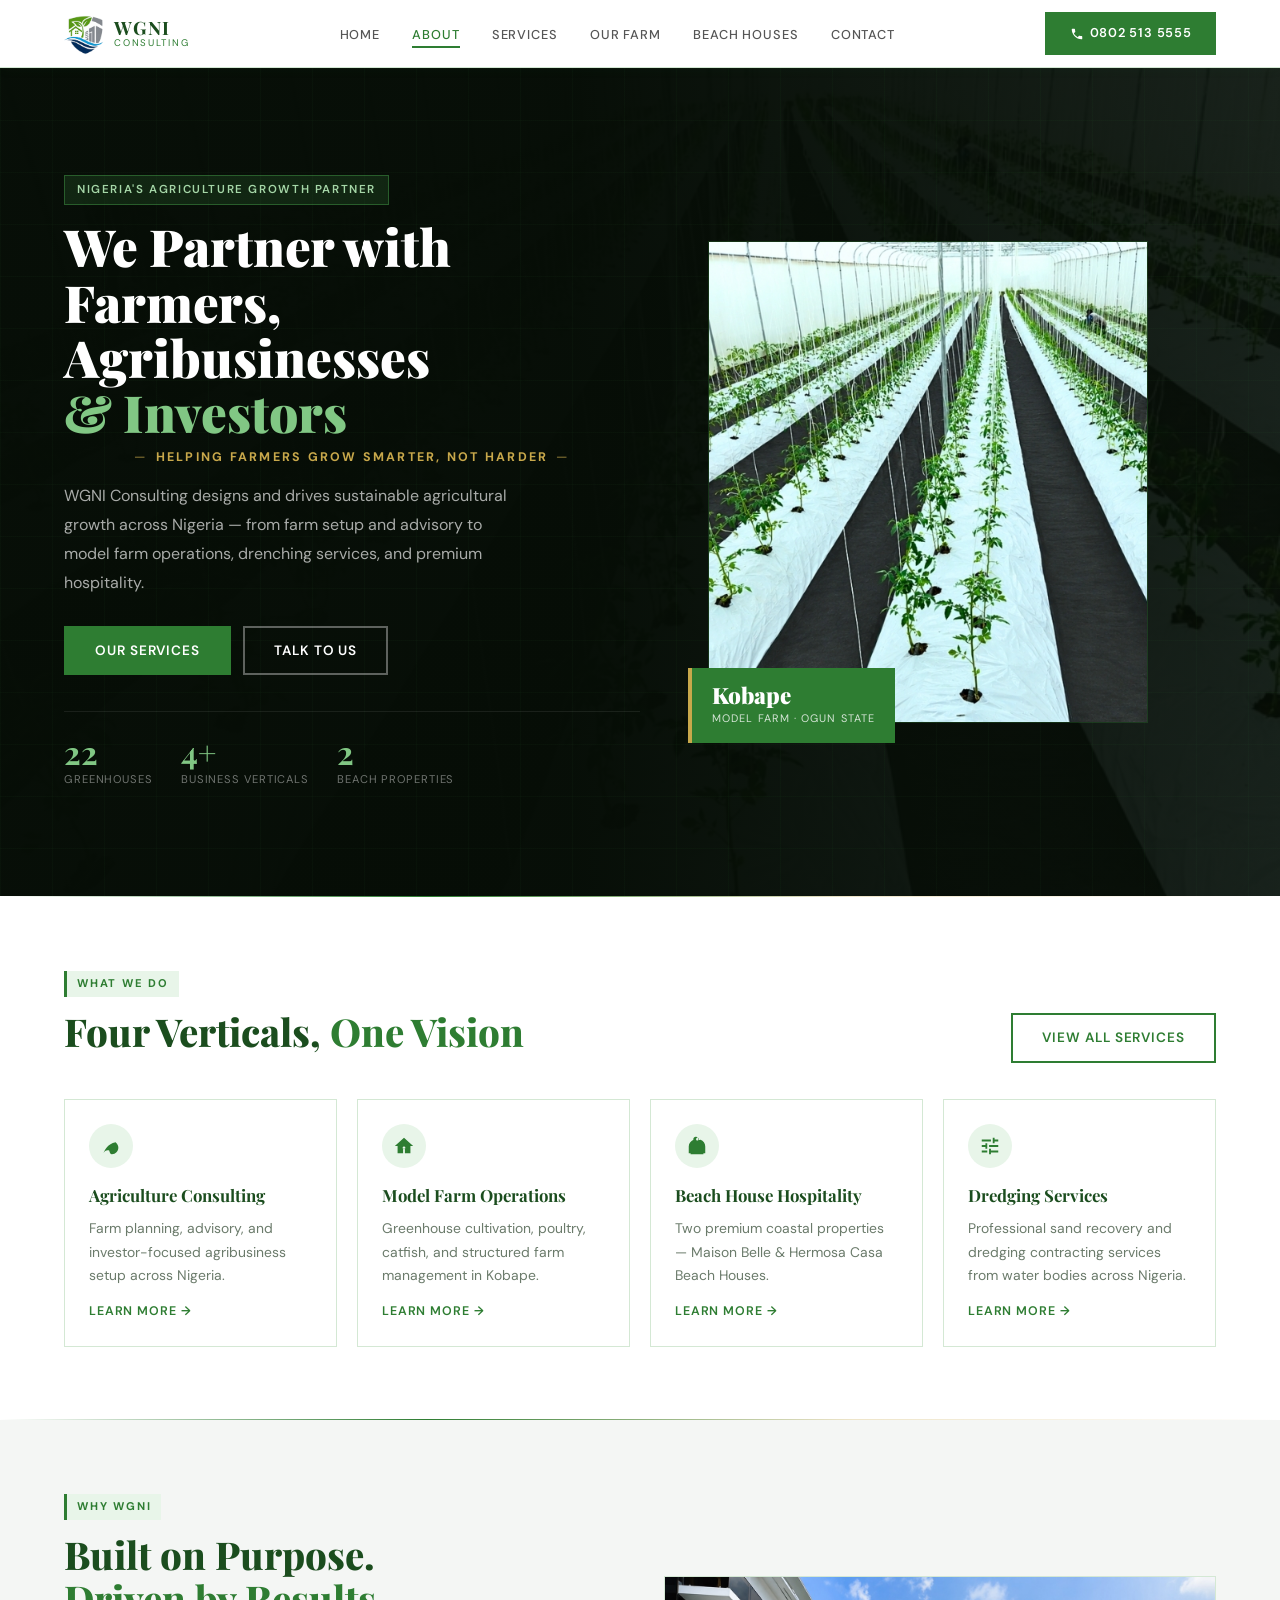
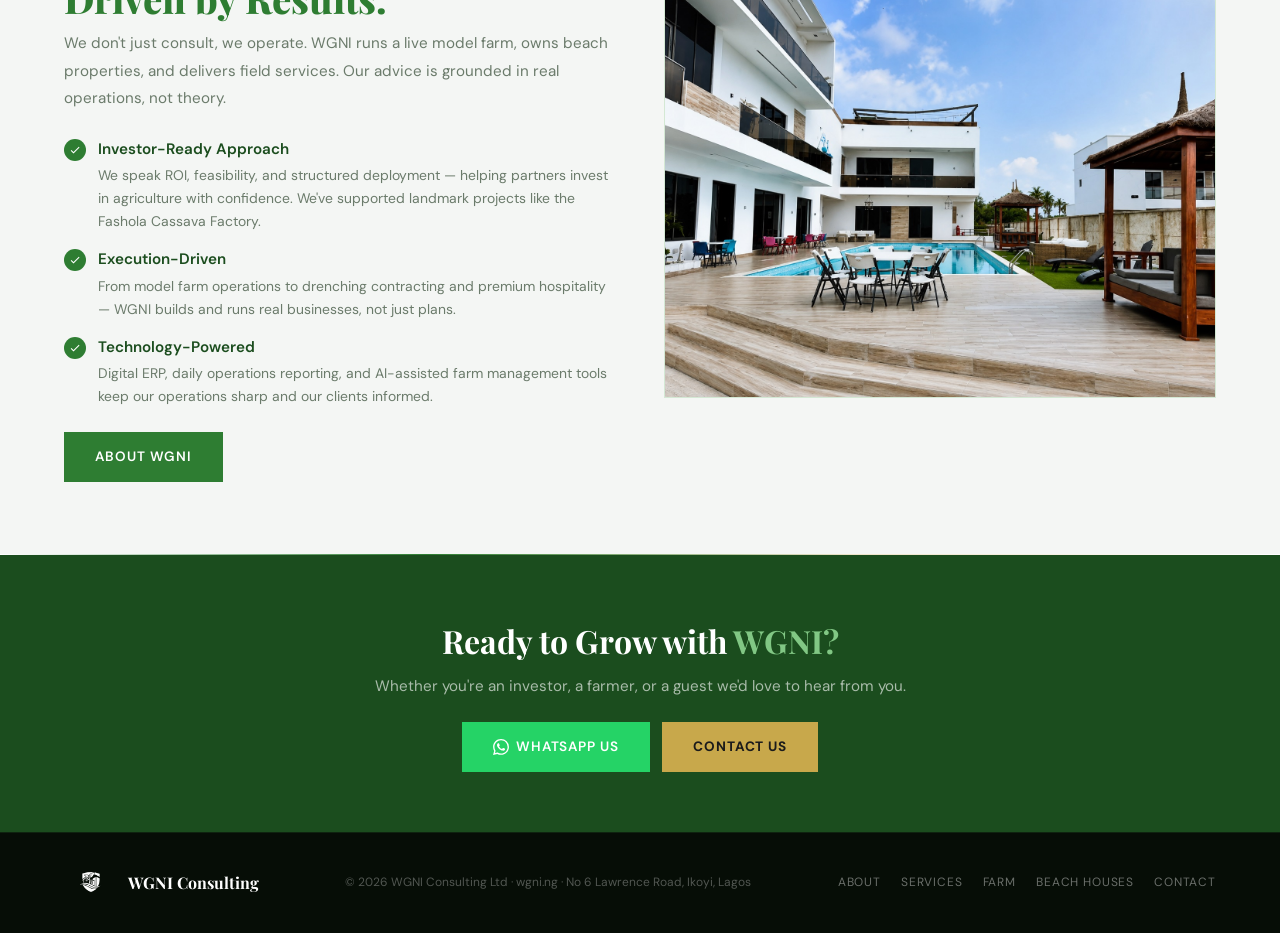
<file: index.html>
<!DOCTYPE html>
<html lang="en">
<head>
<link rel="icon" type="image/png" href="images/logo-color.png"/>
<meta charset="UTF-8"/>
<meta name="viewport" content="width=device-width, initial-scale=1.0"/>
<title>WGNI Consulting</title>
<link rel="stylesheet" href="style.css"/>
</head>
<body>

<!-- NAV -->
<nav>
  <a href="index" class="nav-logo">
    <img src="images/logo-color.png" alt="WGNI Logo"/>
    <div class="nav-brand-wrap"><span class="nav-brand">WGNI</span><span class="nav-brand-sub">Consulting</span></div>
  </a>
  <ul class="nav-links">
    <li><a href="index">Home</a></li>
    <li><a href="about" class="active">About</a></li>
    <li><a href="services">Services</a></li>
    <li><a href="farm">Our Farm</a></li>
    <li><a href="beach">Beach Houses</a></li>
    <li><a href="contact">Contact</a></li>
  </ul>
  <a href="tel:08025135555" class="nav-cta">
    <svg viewBox="0 0 24 24"><path d="M6.6 10.8c1.4 2.8 3.8 5.1 6.6 6.6l2.2-2.2c.3-.3.7-.4 1-.2 1.1.4 2.3.6 3.6.6.6 0 1 .4 1 1V20c0 .6-.4 1-1 1-9.4 0-17-7.6-17-17 0-.6.4-1 1-1h3.5c.6 0 1 .4 1 1 0 1.3.2 2.5.6 3.6.1.3 0 .7-.2 1L6.6 10.8z"/></svg>
    0802 513 5555
  </a>
  <button class="hamburger" id="hamburger" aria-label="Menu">
    <span></span>
    <span></span>
    <span></span>
  </button>
</nav>

<!-- MOBILE MENU -->
<div class="mobile-menu" id="mobileMenu">
  <a href="index" class="active">Home</a>
  <a href="about">About</a>
  <a href="services">Services</a>
  <a href="farm">Our Farm</a>
  <a href="beach">Beach Houses</a>
  <a href="contact">Contact</a>
  <a href="tel:08025135555" class="mobile-cta">📞 0802 513 5555</a>
</div>

<!-- HERO -->
<section style="position:relative;overflow:hidden;min-height:92vh;display:grid;grid-template-columns:1fr 1fr;align-items:center;padding:0 5vw;background:#060d06;">
  <div style="position:absolute;inset:0;z-index:0;background-image:url('images/hero-home.jpg');background-size:cover;background-position:center;opacity:0.18;"></div>
  <div style="position:absolute;inset:0;z-index:1;background:linear-gradient(90deg,rgba(6,13,6,0.97) 45%,rgba(6,13,6,0.5) 100%);"></div>
  <div style="position:absolute;inset:0;z-index:1;background-image:linear-gradient(rgba(46,125,50,0.05) 1px,transparent 1px),linear-gradient(90deg,rgba(46,125,50,0.05) 1px,transparent 1px);background-size:52px 52px;"></div>

  <div style="position:relative;z-index:2;" class="fade-up">
    <div class="hero-tag">Nigeria's Agriculture Growth Partner</div>
    <h1 style="font-family:'Playfair Display',serif;font-size:clamp(2.4rem,4vw,3.8rem);font-weight:900;line-height:1.08;color:#fff;margin-bottom:8px;">
      We Partner with Farmers,<br/>Agribusinesses<br/><span style="color:#81c784;">&amp; Investors</span>
    </h1>
    <div class="hero-tagline">Helping Farmers Grow Smarter, Not Harder</div>
    <p style="font-size:1rem;color:rgba(255,255,255,0.65);line-height:1.8;max-width:460px;margin-bottom:28px;">WGNI Consulting designs and drives sustainable agricultural growth across Nigeria — from farm setup and advisory to model farm operations, drenching services, and premium hospitality.</p>
    <div style="display:flex;gap:12px;flex-wrap:wrap;margin-bottom:36px;">
      <a href="services" class="btn btn-green">Our Services</a>
      <a href="contact" class="btn btn-outline" style="color:#fff;border-color:rgba(255,255,255,0.35);">Talk to Us</a>
    </div>
    <div style="display:flex;gap:28px;padding-top:24px;border-top:1px solid rgba(255,255,255,0.08);flex-wrap:wrap;">
      <div><div style="font-family:'Playfair Display',serif;font-size:2rem;font-weight:700;color:#81c784;line-height:1;">22</div><div style="font-size:0.7rem;color:rgba(255,255,255,0.42);text-transform:uppercase;letter-spacing:0.08em;margin-top:3px;">Greenhouses</div></div>
      <div><div style="font-family:'Playfair Display',serif;font-size:2rem;font-weight:700;color:#81c784;line-height:1;">4+</div><div style="font-size:0.7rem;color:rgba(255,255,255,0.42);text-transform:uppercase;letter-spacing:0.08em;margin-top:3px;">Business Verticals</div></div>
      <div><div style="font-family:'Playfair Display',serif;font-size:2rem;font-weight:700;color:#81c784;line-height:1;">2</div><div style="font-size:0.7rem;color:rgba(255,255,255,0.42);text-transform:uppercase;letter-spacing:0.08em;margin-top:3px;">Beach Properties</div></div>
    </div>
  </div>

  <div style="position:relative;z-index:2;display:flex;justify-content:center;align-items:center;" class="fade-up d2">
    <div style="position:relative;width:100%;max-width:440px;">
      <div style="border:1px solid rgba(46,125,50,0.3);overflow:hidden;">
        <img src="images/hero-home.jpg" alt="WGNI Farm" style="width:100%;height:480px;object-fit:cover;display:block;"/>
      </div>
      <div style="position:absolute;bottom:-20px;left:-20px;background:#2e7d32;padding:16px 20px;border-left:4px solid #c8a84b;">
        <div style="font-family:'Playfair Display',serif;font-size:1.4rem;font-weight:900;color:#fff;line-height:1;">Kobape</div>
        <div style="font-size:0.68rem;text-transform:uppercase;letter-spacing:0.1em;color:rgba(255,255,255,0.8);margin-top:3px;">Model Farm · Ogun State</div>
      </div>
    </div>
  </div>
</section>

<div class="divider"></div>

<!-- WHAT WE DO -->
<div class="section fade-up">
  <div class="sec-tag">What We Do</div>
  <div style="display:flex;justify-content:space-between;align-items:flex-end;flex-wrap:wrap;gap:16px;margin-bottom:36px;">
    <h2 class="sec-title">Four Verticals, <span>One Vision</span></h2>
    <a href="services.html" class="btn btn-outline">View All Services</a>
  </div>
  <div style="display:grid;grid-template-columns:repeat(4,1fr);gap:20px;">
    <a href="services.html" class="card" style="text-decoration:none;">
      <div class="card-icon">
        <svg viewBox="0 0 24 24"><path d="M17 8C8 10 5.9 16.17 3.82 19.5c1.01-1.5 3.47-3.5 6.18-2.5C11 20 11.07 21 13 21c4 0 7-3.13 7-7 0-2-.5-3.5-3-6z"/></svg>
      </div>
      <div class="card-title">Agriculture Consulting</div>
      <div class="card-desc">Farm planning, advisory, and investor-focused agribusiness setup across Nigeria.</div>
      <div style="font-size:0.78rem;color:#2e7d32;font-weight:600;text-transform:uppercase;letter-spacing:0.07em;margin-top:14px;">Learn more →</div>
    </a>
    <a href="farm.html" class="card" style="text-decoration:none;">
      <div class="card-icon">
        <svg viewBox="0 0 24 24"><path d="M12 3L2 12h3v8h6v-5h2v5h6v-8h3L12 3zm0 12.5c-.83 0-1.5-.67-1.5-1.5s.67-1.5 1.5-1.5 1.5.67 1.5 1.5-.67 1.5-1.5 1.5z"/></svg>
      </div>
      <div class="card-title">Model Farm Operations</div>
      <div class="card-desc">Greenhouse cultivation, poultry, catfish, and structured farm management in Kobape.</div>
      <div style="font-size:0.78rem;color:#2e7d32;font-weight:600;text-transform:uppercase;letter-spacing:0.07em;margin-top:14px;">Learn more →</div>
    </a>
    <a href="beach.html" class="card" style="text-decoration:none;">
      <div class="card-icon">
        <svg viewBox="0 0 24 24"><path d="M13.13 5.79C13.39 5.31 13.5 4.75 13.38 4.16c-.22-1.11-1.17-2-2.29-2.15C9.26 1.8 8 3.05 8 4.5c0 .21.03.42.07.62C5.22 6.4 3 9.21 3 12.5V20h2v1h14v-1h2v-7.5c0-3.3-2.22-6.1-5.07-7.29L13.13 5.79zM11 4.5c0-.83.67-1.5 1.5-1.5s1.5.67 1.5 1.5S13.33 6 12.5 6 11 5.33 11 4.5z"/></svg>
      </div>
      <div class="card-title">Beach House Hospitality</div>
      <div class="card-desc">Two premium coastal properties — Maison Belle & Hermosa Casa Beach Houses.</div>
      <div style="font-size:0.78rem;color:#2e7d32;font-weight:600;text-transform:uppercase;letter-spacing:0.07em;margin-top:14px;">Learn more →</div>
    </a>
    <a href="services.html" class="card" style="text-decoration:none;">
      <div class="card-icon">
        <svg viewBox="0 0 24 24"><path d="M3 17v2h6v-2H3zM3 5v2h10V5H3zm10 16v-2h8v-2h-8v-2h-2v6h2zM7 9v2H3v2h4v2h2V9H7zm14 4v-2H11v2h10zm-6-4h2V7h4V5h-4V3h-2v6z"/></svg>
      </div>
      <div class="card-title">Dredging Services</div>
      <div class="card-desc">Professional sand recovery and dredging contracting services from water bodies across Nigeria.</div>
      <div style="font-size:0.78rem;color:#2e7d32;font-weight:600;text-transform:uppercase;letter-spacing:0.07em;margin-top:14px;">Learn more →</div>
    </a>
  </div>
</div>

<div class="divider"></div>

<!-- WHY WGNI -->
<div class="section bg-light fade-up">
  <div style="display:grid;grid-template-columns:1fr 1fr;gap:48px;align-items:center;">
    <div>
      <div class="sec-tag">Why WGNI</div>
      <h2 class="sec-title">Built on Purpose.<br/><span>Driven by Results.</span></h2>
      <p class="sec-sub" style="margin-bottom:24px;">We don't just consult, we operate. WGNI runs a live model farm, owns beach properties, and delivers field services. Our advice is grounded in real operations, not theory.</p>
      <div style="display:flex;flex-direction:column;gap:14px;">
        <div style="display:flex;align-items:flex-start;gap:12px;">
          <div style="width:22px;height:22px;background:#2e7d32;border-radius:50%;display:flex;align-items:center;justify-content:center;flex-shrink:0;margin-top:2px;">
            <svg viewBox="0 0 24 24" style="width:12px;height:12px;fill:#fff;"><path d="M9 16.17L4.83 12l-1.42 1.41L9 19 21 7l-1.41-1.41z"/></svg>
          </div>
          <div><div style="font-weight:600;font-size:0.95rem;color:#1b4d1e;margin-bottom:3px;">Investor-Ready Approach</div><div style="font-size:0.87rem;color:#6b7b6b;line-height:1.65;">We speak ROI, feasibility, and structured deployment — helping partners invest in agriculture with confidence. We've supported landmark projects like the Fashola Cassava Factory.</div></div>
        </div>
        <div style="display:flex;align-items:flex-start;gap:12px;">
          <div style="width:22px;height:22px;background:#2e7d32;border-radius:50%;display:flex;align-items:center;justify-content:center;flex-shrink:0;margin-top:2px;">
            <svg viewBox="0 0 24 24" style="width:12px;height:12px;fill:#fff;"><path d="M9 16.17L4.83 12l-1.42 1.41L9 19 21 7l-1.41-1.41z"/></svg>
          </div>
          <div><div style="font-weight:600;font-size:0.95rem;color:#1b4d1e;margin-bottom:3px;">Execution-Driven</div><div style="font-size:0.87rem;color:#6b7b6b;line-height:1.65;">From model farm operations to drenching contracting and premium hospitality — WGNI builds and runs real businesses, not just plans.</div></div>
        </div>
        <div style="display:flex;align-items:flex-start;gap:12px;">
          <div style="width:22px;height:22px;background:#2e7d32;border-radius:50%;display:flex;align-items:center;justify-content:center;flex-shrink:0;margin-top:2px;">
            <svg viewBox="0 0 24 24" style="width:12px;height:12px;fill:#fff;"><path d="M9 16.17L4.83 12l-1.42 1.41L9 19 21 7l-1.41-1.41z"/></svg>
          </div>
          <div><div style="font-weight:600;font-size:0.95rem;color:#1b4d1e;margin-bottom:3px;">Technology-Powered</div><div style="font-size:0.87rem;color:#6b7b6b;line-height:1.65;">Digital ERP, daily operations reporting, and AI-assisted farm management tools keep our operations sharp and our clients informed.</div></div>
        </div>
      </div>
      <div style="margin-top:24px;"><a href="about.html" class="btn btn-green">About WGNI</a></div>
    </div>
    <div style="position:relative;">
      <div style="border:1px solid #d4e8d4;overflow:hidden;">
        <img src="images/about-home.jpg" alt="WGNI Operations" style="width:100%;height:420px;object-fit:cover;display:block;"/>
      </div>
    </div>
  </div>
</div>

<div class="divider"></div>

<!-- CTA -->
<div class="cta-strip fade-up">
  <h2>Ready to Grow with <span>WGNI?</span></h2>
  <p>Whether you're an investor, a farmer, or a guest we'd love to hear from you.</p>
  <div class="cta-btns">
    <a href="https://wa.me/+2348025135555" target="_blank" class="btn btn-wa">
      <svg viewBox="0 0 24 24"><path d="M17.472 14.382c-.297-.149-1.758-.867-2.03-.967-.273-.099-.471-.148-.67.15-.197.297-.767.966-.94 1.164-.173.199-.347.223-.644.075-.297-.15-1.255-.463-2.39-1.475-.883-.788-1.48-1.761-1.653-2.059-.173-.297-.018-.458.13-.606.134-.133.298-.347.446-.52.149-.174.198-.298.298-.497.099-.198.05-.371-.025-.52-.075-.149-.669-1.612-.916-2.207-.242-.579-.487-.5-.669-.51-.173-.008-.371-.01-.57-.01-.198 0-.52.074-.792.372-.272.297-1.04 1.016-1.04 2.479 0 1.462 1.065 2.875 1.213 3.074.149.198 2.096 3.2 5.077 4.487.709.306 1.262.489 1.694.625.712.227 1.36.195 1.871.118.571-.085 1.758-.719 2.006-1.413.248-.694.248-1.289.173-1.413-.074-.124-.272-.198-.57-.347m-5.421 7.403h-.004a9.87 9.87 0 01-5.031-1.378l-.361-.214-3.741.982.998-3.648-.235-.374a9.86 9.86 0 01-1.51-5.26c.001-5.45 4.436-9.884 9.888-9.884 2.64 0 5.122 1.03 6.988 2.898a9.825 9.825 0 012.893 6.994c-.003 5.45-4.437 9.884-9.885 9.884m8.413-18.297A11.815 11.815 0 0012.05 0C5.495 0 .16 5.335.157 11.892c0 2.096.547 4.142 1.588 5.945L.057 24l6.305-1.654a11.882 11.882 0 005.683 1.448h.005c6.554 0 11.89-5.335 11.893-11.893a11.821 11.821 0 00-3.48-8.413z"/></svg>
      WhatsApp Us
    </a>
    <a href="contact.html" class="btn btn-gold">Contact Us</a>
  </div>
</div>

<!-- FOOTER -->
<footer>
  <div class="footer-inner">
    <div class="footer-logo">
      <img src="images/logo-white.png" alt="WGNI"/>
      <span class="footer-brand">WGNI Consulting</span>
    </div>
    <div class="footer-copy">© 2026 WGNI Consulting Ltd · wgni.ng · No 6 Lawrence Road, Ikoyi, Lagos</div>
    <div class="footer-links">
      <a href="about.html">About</a>
      <a href="services.html">Services</a>
      <a href="farm.html">Farm</a>
      <a href="beach.html">Beach Houses</a>
      <a href="contact.html">Contact</a>
    </div>
  </div>
</footer>

<script>
  // Fade animation
  const obs = new IntersectionObserver(e => e.forEach(el => {
    if(el.isIntersecting) el.target.classList.add('visible');
  }), {threshold:0.1});
  document.querySelectorAll('.fade-up').forEach(el => obs.observe(el));
  setTimeout(() => document.querySelectorAll('section .fade-up').forEach((el,i) => setTimeout(()=>el.classList.add('visible'),i*220)), 100);

  // Hamburger menu
  const hamburger = document.getElementById('hamburger');
  const mobileMenu = document.getElementById('mobileMenu');

  if(hamburger && mobileMenu) {
    hamburger.addEventListener('click', () => {
      hamburger.classList.toggle('open');
      mobileMenu.classList.toggle('open');
    });

    mobileMenu.querySelectorAll('a').forEach(link => {
      link.addEventListener('click', () => {
        hamburger.classList.remove('open');
        mobileMenu.classList.remove('open');
      });
    });
  }
</script>
</body>
</html>
</file>
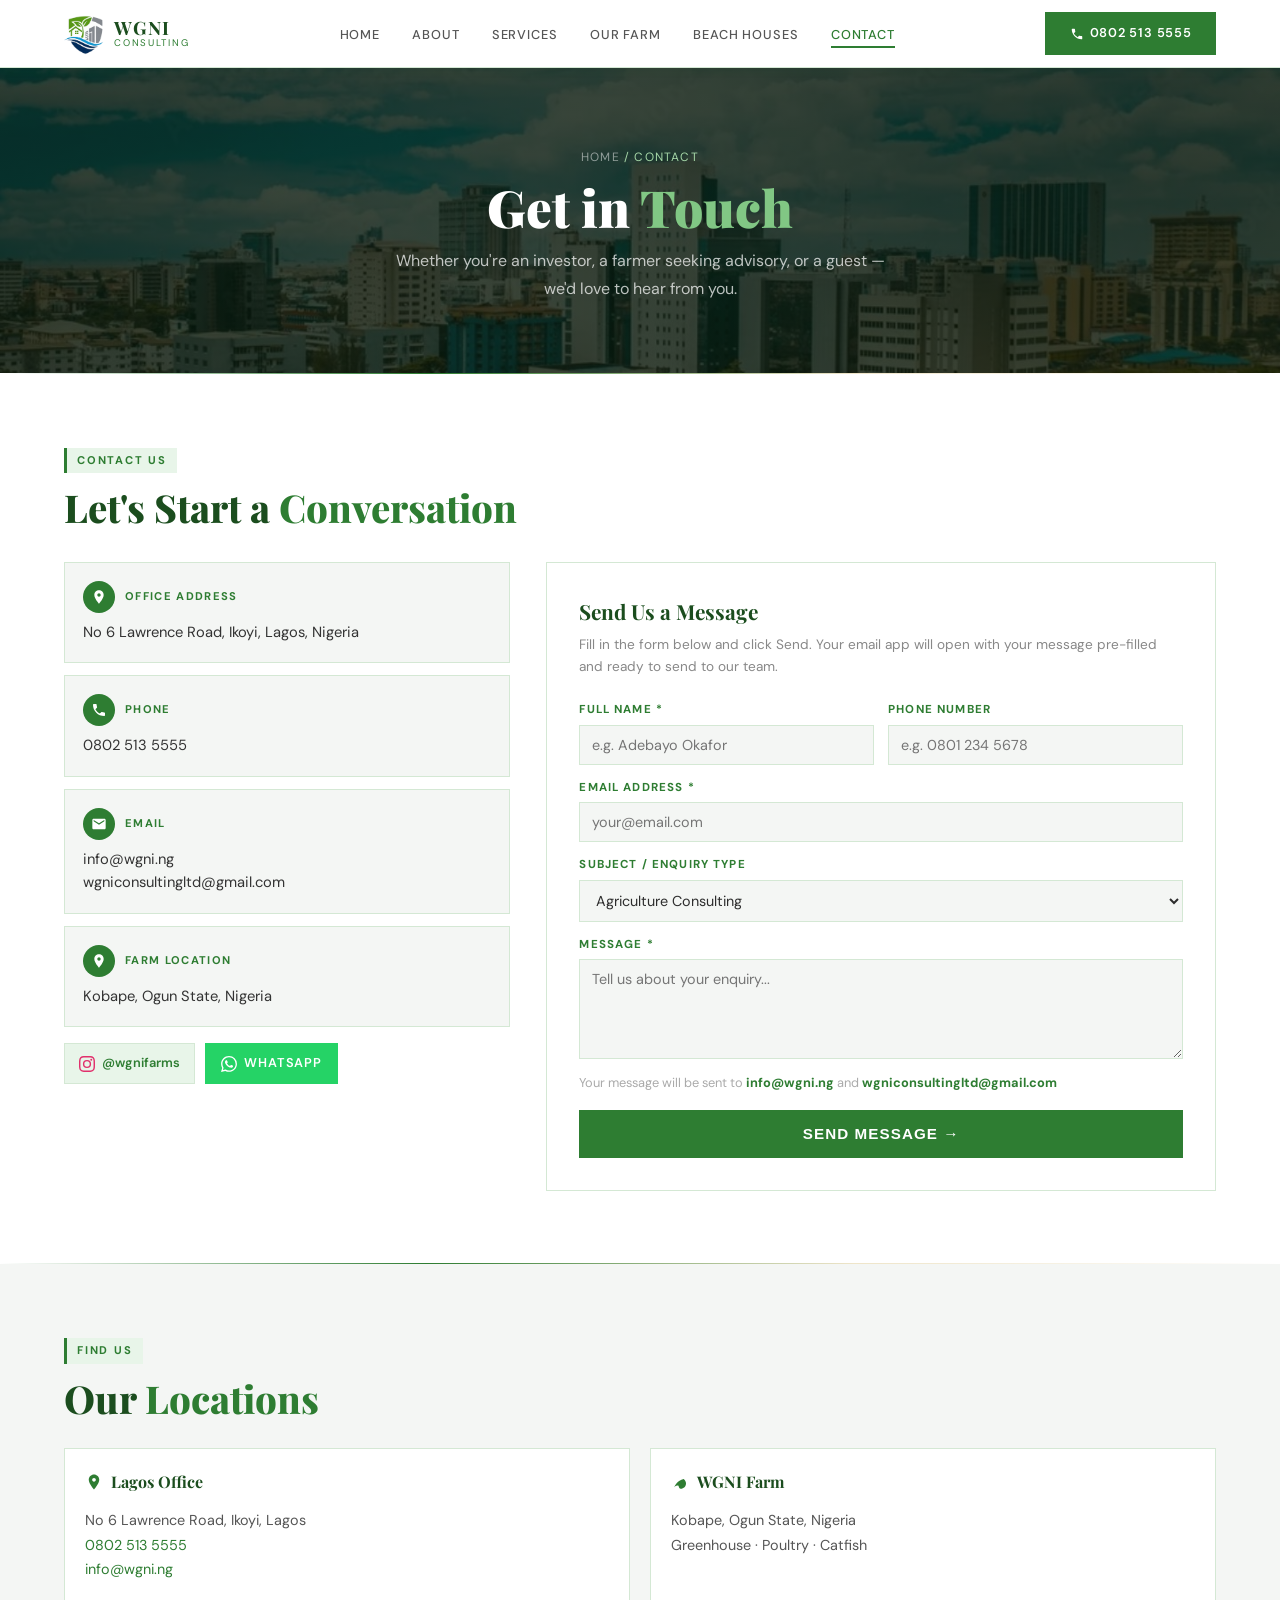
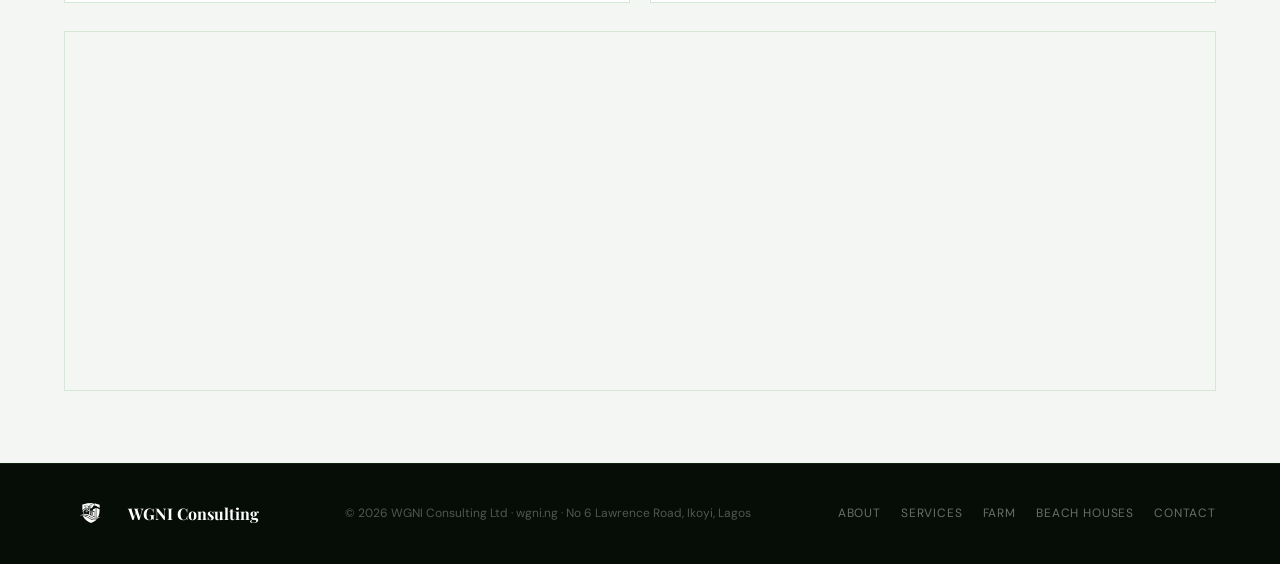
<file: contact.html>
<!DOCTYPE html>
<html lang="en">
<head>
  <link rel="icon" type="image/png" href="images/logo-color.png"/>
<meta charset="UTF-8"/>
<meta name="viewport" content="width=device-width, initial-scale=1.0"/>
<title>Contact — WGNI Consulting</title>
<link rel="stylesheet" href="style.css"/>
</head>
<body>

<nav>
  <a href="index" class="nav-logo">
    <img src="images/logo-color.png" alt="WGNI Logo"/>
    <div class="nav-brand-wrap"><span class="nav-brand">WGNI</span><span class="nav-brand-sub">Consulting</span></div>
  </a>
  <ul class="nav-links">
    <li><a href="index">Home</a></li>
    <li><a href="about">About</a></li>
    <li><a href="services">Services</a></li>
    <li><a href="farm">Our Farm</a></li>
    <li><a href="beach">Beach Houses</a></li>
    <li><a href="contact" class="active">Contact</a></li>
  </ul>
  <a href="tel:08025135555" class="nav-cta">
    <svg viewBox="0 0 24 24"><path d="M6.6 10.8c1.4 2.8 3.8 5.1 6.6 6.6l2.2-2.2c.3-.3.7-.4 1-.2 1.1.4 2.3.6 3.6.6.6 0 1 .4 1 1V20c0 .6-.4 1-1 1-9.4 0-17-7.6-17-17 0-.6.4-1 1-1h3.5c.6 0 1 .4 1 1 0 1.3.2 2.5.6 3.6.1.3 0 .7-.2 1L6.6 10.8z"/></svg>
    0802 513 5555
  </a>
  <button class="hamburger" id="hamburger" aria-label="Menu">
    <span></span>
    <span></span>
    <span></span>
  </button>
</nav>

<!-- MOBILE MENU -->
<div class="mobile-menu" id="mobileMenu">
  <a href="index">Home</a>
  <a href="about">About</a>
  <a href="services">Services</a>
  <a href="farm">Our Farm</a>
  <a href="beach">Beach Houses</a>
  <a href="contact" class="active">Contact</a>
  <a href="tel:08025135555" class="mobile-cta">📞 0802 513 5555</a>
</div>

<div class="hero">
  <div class="hero-bg" style="background-image:url('images/hero-contact.jpg');background-color:#0f1f0f;"></div>
  <div class="breadcrumb">Home <span>/ Contact</span></div>
  <h1 style="color:#ffffff;">Get in <span>Touch</span></h1>
  <p>Whether you're an investor, a farmer seeking advisory, or a guest — we'd love to hear from you.</p>
</div>

<div class="divider"></div>

<div class="section fade-up">
  <div class="sec-tag">Contact Us</div>
  <h2 class="sec-title">Let's Start a <span>Conversation</span></h2>

  <div style="display:grid;grid-template-columns:1fr 1.5fr;gap:36px;margin-top:32px;align-items:start;">

    <!-- Contact Details -->
    <div style="display:flex;flex-direction:column;gap:12px;">
      <div style="background:#f4f6f4;border:1px solid #d4e8d4;padding:18px;transition:border-color 0.25s;" onmouseover="this.style.borderColor='#2e7d32'" onmouseout="this.style.borderColor='#d4e8d4'">
        <div style="display:flex;align-items:center;gap:10px;margin-bottom:8px;">
          <div style="width:32px;height:32px;background:#2e7d32;border-radius:50%;display:flex;align-items:center;justify-content:center;flex-shrink:0;">
            <svg viewBox="0 0 24 24" style="width:16px;height:16px;fill:#fff;"><path d="M12 2C8.13 2 5 5.13 5 9c0 5.25 7 13 7 13s7-7.75 7-13c0-3.87-3.13-7-7-7zm0 9.5c-1.38 0-2.5-1.12-2.5-2.5s1.12-2.5 2.5-2.5 2.5 1.12 2.5 2.5-1.12 2.5-2.5 2.5z"/></svg>
          </div>
          <div style="font-size:0.7rem;font-weight:700;text-transform:uppercase;letter-spacing:0.12em;color:#2e7d32;">Office Address</div>
        </div>
        <div style="font-size:0.92rem;color:#333;line-height:1.6;">No 6 Lawrence Road, Ikoyi, Lagos, Nigeria</div>
      </div>

      <div style="background:#f4f6f4;border:1px solid #d4e8d4;padding:18px;transition:border-color 0.25s;" onmouseover="this.style.borderColor='#2e7d32'" onmouseout="this.style.borderColor='#d4e8d4'">
        <div style="display:flex;align-items:center;gap:10px;margin-bottom:8px;">
          <div style="width:32px;height:32px;background:#2e7d32;border-radius:50%;display:flex;align-items:center;justify-content:center;flex-shrink:0;">
            <svg viewBox="0 0 24 24" style="width:16px;height:16px;fill:#fff;"><path d="M6.6 10.8c1.4 2.8 3.8 5.1 6.6 6.6l2.2-2.2c.3-.3.7-.4 1-.2 1.1.4 2.3.6 3.6.6.6 0 1 .4 1 1V20c0 .6-.4 1-1 1-9.4 0-17-7.6-17-17 0-.6.4-1 1-1h3.5c.6 0 1 .4 1 1 0 1.3.2 2.5.6 3.6.1.3 0 .7-.2 1L6.6 10.8z"/></svg>
          </div>
          <div style="font-size:0.7rem;font-weight:700;text-transform:uppercase;letter-spacing:0.12em;color:#2e7d32;">Phone</div>
        </div>
        <a href="tel:08025135555" style="font-size:0.92rem;color:#333;text-decoration:none;display:block;">0802 513 5555</a>
      </div>

      <div style="background:#f4f6f4;border:1px solid #d4e8d4;padding:18px;transition:border-color 0.25s;" onmouseover="this.style.borderColor='#2e7d32'" onmouseout="this.style.borderColor='#d4e8d4'">
        <div style="display:flex;align-items:center;gap:10px;margin-bottom:8px;">
          <div style="width:32px;height:32px;background:#2e7d32;border-radius:50%;display:flex;align-items:center;justify-content:center;flex-shrink:0;">
            <svg viewBox="0 0 24 24" style="width:16px;height:16px;fill:#fff;"><path d="M20 4H4c-1.1 0-2 .9-2 2v12c0 1.1.9 2 2 2h16c1.1 0 2-.9 2-2V6c0-1.1-.9-2-2-2zm0 4l-8 5-8-5V6l8 5 8-5v2z"/></svg>
          </div>
          <div style="font-size:0.7rem;font-weight:700;text-transform:uppercase;letter-spacing:0.12em;color:#2e7d32;">Email</div>
        </div>
        <a href="mailto:info@wgni.ng" style="font-size:0.92rem;color:#333;text-decoration:none;display:block;">info@wgni.ng</a>
        <a href="mailto:wgniconsultingltd@gmail.com" style="font-size:0.92rem;color:#333;text-decoration:none;display:block;">wgniconsultingltd@gmail.com</a>
      </div>

      <div style="background:#f4f6f4;border:1px solid #d4e8d4;padding:18px;transition:border-color 0.25s;" onmouseover="this.style.borderColor='#2e7d32'" onmouseout="this.style.borderColor='#d4e8d4'">
        <div style="display:flex;align-items:center;gap:10px;margin-bottom:8px;">
          <div style="width:32px;height:32px;background:#2e7d32;border-radius:50%;display:flex;align-items:center;justify-content:center;flex-shrink:0;">
            <svg viewBox="0 0 24 24" style="width:16px;height:16px;fill:#fff;"><path d="M12 2C8.13 2 5 5.13 5 9c0 5.25 7 13 7 13s7-7.75 7-13c0-3.87-3.13-7-7-7zm0 9.5c-1.38 0-2.5-1.12-2.5-2.5s1.12-2.5 2.5-2.5 2.5 1.12 2.5 2.5-1.12 2.5-2.5 2.5z"/></svg>
          </div>
          <div style="font-size:0.7rem;font-weight:700;text-transform:uppercase;letter-spacing:0.12em;color:#2e7d32;">Farm Location</div>
        </div>
        <div style="font-size:0.92rem;color:#333;">Kobape, Ogun State, Nigeria</div>
      </div>

      <!-- Social -->
      <div style="display:flex;gap:10px;flex-wrap:wrap;margin-top:4px;">
        <a href="https://www.instagram.com/wgnifarms" target="_blank" style="display:inline-flex;align-items:center;gap:7px;background:#e8f5e9;border:1px solid #d4e8d4;color:#2e7d32;font-size:0.8rem;font-weight:600;padding:8px 14px;text-decoration:none;transition:all 0.25s;" onmouseover="this.style.background='#2e7d32';this.style.color='#fff'" onmouseout="this.style.background='#e8f5e9';this.style.color='#2e7d32'">
          <svg viewBox="0 0 24 24" style="width:16px;height:16px;fill:#E1306C;"><path d="M12 2.163c3.204 0 3.584.012 4.85.07 3.252.148 4.771 1.691 4.919 4.919.058 1.265.069 1.645.069 4.849 0 3.205-.012 3.584-.069 4.849-.149 3.225-1.664 4.771-4.919 4.919-1.266.058-1.644.07-4.85.07-3.204 0-3.584-.012-4.849-.07-3.26-.149-4.771-1.699-4.919-4.92-.058-1.265-.07-1.644-.07-4.849 0-3.204.013-3.583.07-4.849.149-3.227 1.664-4.771 4.919-4.919 1.266-.057 1.645-.069 4.849-.069zM12 0C8.741 0 8.333.014 7.053.072 2.695.272.273 2.69.073 7.052.014 8.333 0 8.741 0 12c0 3.259.014 3.668.072 4.948.2 4.358 2.618 6.78 6.98 6.98C8.333 23.986 8.741 24 12 24c3.259 0 3.668-.014 4.948-.072 4.354-.2 6.782-2.618 6.979-6.98.059-1.28.073-1.689.073-4.948 0-3.259-.014-3.667-.072-4.947-.196-4.354-2.617-6.78-6.979-6.98C15.668.014 15.259 0 12 0zm0 5.838a6.162 6.162 0 100 12.324 6.162 6.162 0 000-12.324zM12 16a4 4 0 110-8 4 4 0 010 8zm6.406-11.845a1.44 1.44 0 100 2.881 1.44 1.44 0 000-2.881z"/></svg>
          @wgnifarms
        </a>
        <a href="https://wa.me/2348025135555" target="_blank" class="btn btn-wa" style="font-size:0.8rem;padding:8px 14px;">
          <svg viewBox="0 0 24 24" style="width:16px;height:16px;"><path d="M17.472 14.382c-.297-.149-1.758-.867-2.03-.967-.273-.099-.471-.148-.67.15-.197.297-.767.966-.94 1.164-.173.199-.347.223-.644.075-.297-.15-1.255-.463-2.39-1.475-.883-.788-1.48-1.761-1.653-2.059-.173-.297-.018-.458.13-.606.134-.133.298-.347.446-.52.149-.174.198-.298.298-.497.099-.198.05-.371-.025-.52-.075-.149-.669-1.612-.916-2.207-.242-.579-.487-.5-.669-.51-.173-.008-.371-.01-.57-.01-.198 0-.52.074-.792.372-.272.297-1.04 1.016-1.04 2.479 0 1.462 1.065 2.875 1.213 3.074.149.198 2.096 3.2 5.077 4.487.709.306 1.262.489 1.694.625.712.227 1.36.195 1.871.118.571-.085 1.758-.719 2.006-1.413.248-.694.248-1.289.173-1.413-.074-.124-.272-.198-.57-.347m-5.421 7.403h-.004a9.87 9.87 0 01-5.031-1.378l-.361-.214-3.741.982.998-3.648-.235-.374a9.86 9.86 0 01-1.51-5.26c.001-5.45 4.436-9.884 9.888-9.884 2.64 0 5.122 1.03 6.988 2.898a9.825 9.825 0 012.893 6.994c-.003 5.45-4.437 9.884-9.885 9.884m8.413-18.297A11.815 11.815 0 0012.05 0C5.495 0 .16 5.335.157 11.892c0 2.096.547 4.142 1.588 5.945L.057 24l6.305-1.654a11.882 11.882 0 005.683 1.448h.005c6.554 0 11.89-5.335 11.893-11.893a11.821 11.821 0 00-3.48-8.413z" fill="#fff"/></svg>
          WhatsApp
        </a>
      </div>
    </div>

    <!-- Contact Form -->
    <div style="background:#fff;border:1px solid #d4e8d4;padding:32px;">
      <h3 style="font-family:'Playfair Display',serif;font-size:1.3rem;font-weight:700;color:#1b4d1e;margin-bottom:6px;">Send Us a Message</h3>
      <p style="font-size:0.85rem;color:#888;margin-bottom:24px;line-height:1.6;">Fill in the form below and click Send. Your email app will open with your message pre-filled and ready to send to our team.</p>
      <form id="contactForm">
        <div style="display:grid;grid-template-columns:1fr 1fr;gap:14px;">
          <div class="form-group"><label>Full Name *</label><input type="text" id="fname" placeholder="e.g. Adebayo Okafor" required/></div>
          <div class="form-group"><label>Phone Number</label><input type="tel" id="fphone" placeholder="e.g. 0801 234 5678"/></div>
        </div>
        <div class="form-group"><label>Email Address *</label><input type="email" id="femail" placeholder="your@email.com" required/></div>
        <div class="form-group">
          <label>Subject / Enquiry Type</label>
          <select id="fsubject">
            <option>Agriculture Consulting</option>
            <option>Farm Investment</option>
            <option>Beach House Booking — Maison Belle</option>
            <option>Hermosa Casa — Register Interest</option>
            <option>Drenching Services</option>
            <option>General Enquiry</option>
          </select>
        </div>
        <div class="form-group"><label>Message *</label><textarea id="fmessage" placeholder="Tell us about your enquiry..." required></textarea></div>
        <div style="font-size:0.8rem;color:#aaa;margin-bottom:16px;line-height:1.6;">Your message will be sent to <strong style="color:#2e7d32;">info@wgni.ng</strong> and <strong style="color:#2e7d32;">wgniconsultingltd@gmail.com</strong></div>
        <button type="submit" class="btn btn-green" style="width:100%;justify-content:center;font-size:0.95rem;padding:0.85rem;">Send Message →</button>
      </form>
    </div>
  </div>
</div>

<div class="divider"></div>

<!-- MAP -->
<div class="section bg-light fade-up">
  <div class="sec-tag">Find Us</div>
  <h2 class="sec-title">Our <span>Locations</span></h2>
  <div style="display:grid;grid-template-columns:1fr 1fr;gap:20px;margin-top:28px;margin-bottom:28px;">
    <div style="background:#fff;border:1px solid #d4e8d4;padding:20px;">
      <div style="font-family:'Playfair Display',serif;font-size:1rem;font-weight:700;color:#1b4d1e;margin-bottom:14px;display:flex;align-items:center;gap:8px;">
        <svg viewBox="0 0 24 24" style="width:18px;height:18px;fill:#2e7d32;"><path d="M12 2C8.13 2 5 5.13 5 9c0 5.25 7 13 7 13s7-7.75 7-13c0-3.87-3.13-7-7-7zm0 9.5c-1.38 0-2.5-1.12-2.5-2.5s1.12-2.5 2.5-2.5 2.5 1.12 2.5 2.5-1.12 2.5-2.5 2.5z"/></svg>
        Lagos Office
      </div>
      <div style="font-size:0.9rem;color:#555;line-height:1.7;">No 6 Lawrence Road, Ikoyi, Lagos<br/><a href="tel:08025135555" style="color:#2e7d32;text-decoration:none;">0802 513 5555</a><br/><a href="mailto:info@wgni.ng" style="color:#2e7d32;text-decoration:none;">info@wgni.ng</a></div>
    </div>
    <div style="background:#fff;border:1px solid #d4e8d4;padding:20px;">
      <div style="font-family:'Playfair Display',serif;font-size:1rem;font-weight:700;color:#1b4d1e;margin-bottom:14px;display:flex;align-items:center;gap:8px;">
        <svg viewBox="0 0 24 24" style="width:18px;height:18px;fill:#2e7d32;"><path d="M17 8C8 10 5.9 16.17 3.82 19.5c1.01-1.5 3.47-3.5 6.18-2.5C11 20 11.07 21 13 21c4 0 7-3.13 7-7 0-2-.5-3.5-3-6z"/></svg>
        WGNI Farm
      </div>
      <div style="font-size:0.9rem;color:#555;line-height:1.7;">Kobape, Ogun State, Nigeria<br/>Greenhouse · Poultry · Catfish</div>
    </div>
  </div>
  <iframe src="https://www.google.com/maps/embed?pb=!1m18!1m12!1m3!1d3964.5!2d3.4271!3d6.4479!2m3!1f0!2f0!3f0!3m2!1i1024!2i768!4f13.1!3m3!1m2!1s0x0%3A0x0!2sLawrence+Road+Ikoyi+Lagos!5e0!3m2!1sen!2sng!4v1" width="100%" height="360" style="border:1px solid #d4e8d4;display:block;" allowfullscreen="" loading="lazy"></iframe>
</div>

<footer>
  <div class="footer-inner">
    <div class="footer-logo"><img src="images/logo-white.png" alt="WGNI"/><span class="footer-brand">WGNI Consulting</span></div>
    <div class="footer-copy">© 2026 WGNI Consulting Ltd · wgni.ng · No 6 Lawrence Road, Ikoyi, Lagos</div>
    <div class="footer-links"><a href="about.html">About</a><a href="services.html">Services</a><a href="farm.html">Farm</a><a href="beach.html">Beach Houses</a><a href="contact.html">Contact</a></div>
  </div>
</footer>

<script>
  // Contact form
  document.getElementById('contactForm').addEventListener('submit', function(e) {
    e.preventDefault();
    const name = document.getElementById('fname').value;
    const phone = document.getElementById('fphone').value;
    const email = document.getElementById('femail').value;
    const subject = document.getElementById('fsubject').value;
    const message = document.getElementById('fmessage').value;
    const body = `Name: ${name}\nPhone: ${phone}\nEmail: ${email}\n\n${message}`;
    const mailto = `mailto:info@wgni.ng?cc=wgniconsultingltd@gmail.com&subject=${encodeURIComponent(subject + ' — WGNI Website Enquiry')}&body=${encodeURIComponent(body)}`;
    window.location.href = mailto;
  });

  // Fade animation
  const obs = new IntersectionObserver(e => e.forEach(el => {
    if(el.isIntersecting) el.target.classList.add('visible');
  }), {threshold:0.1});
  document.querySelectorAll('.fade-up').forEach(el => obs.observe(el));
  setTimeout(() => document.querySelectorAll('section .fade-up').forEach((el,i) => setTimeout(()=>el.classList.add('visible'),i*220)), 100);

  // Hamburger menu
  const hamburger = document.getElementById('hamburger');
  const mobileMenu = document.getElementById('mobileMenu');

  if(hamburger && mobileMenu) {
    hamburger.addEventListener('click', () => {
      hamburger.classList.toggle('open');
      mobileMenu.classList.toggle('open');
    });

    mobileMenu.querySelectorAll('a').forEach(link => {
      link.addEventListener('click', () => {
        hamburger.classList.remove('open');
        mobileMenu.classList.remove('open');
      });
    });
  }
</script>
</body>
</html>
</file>
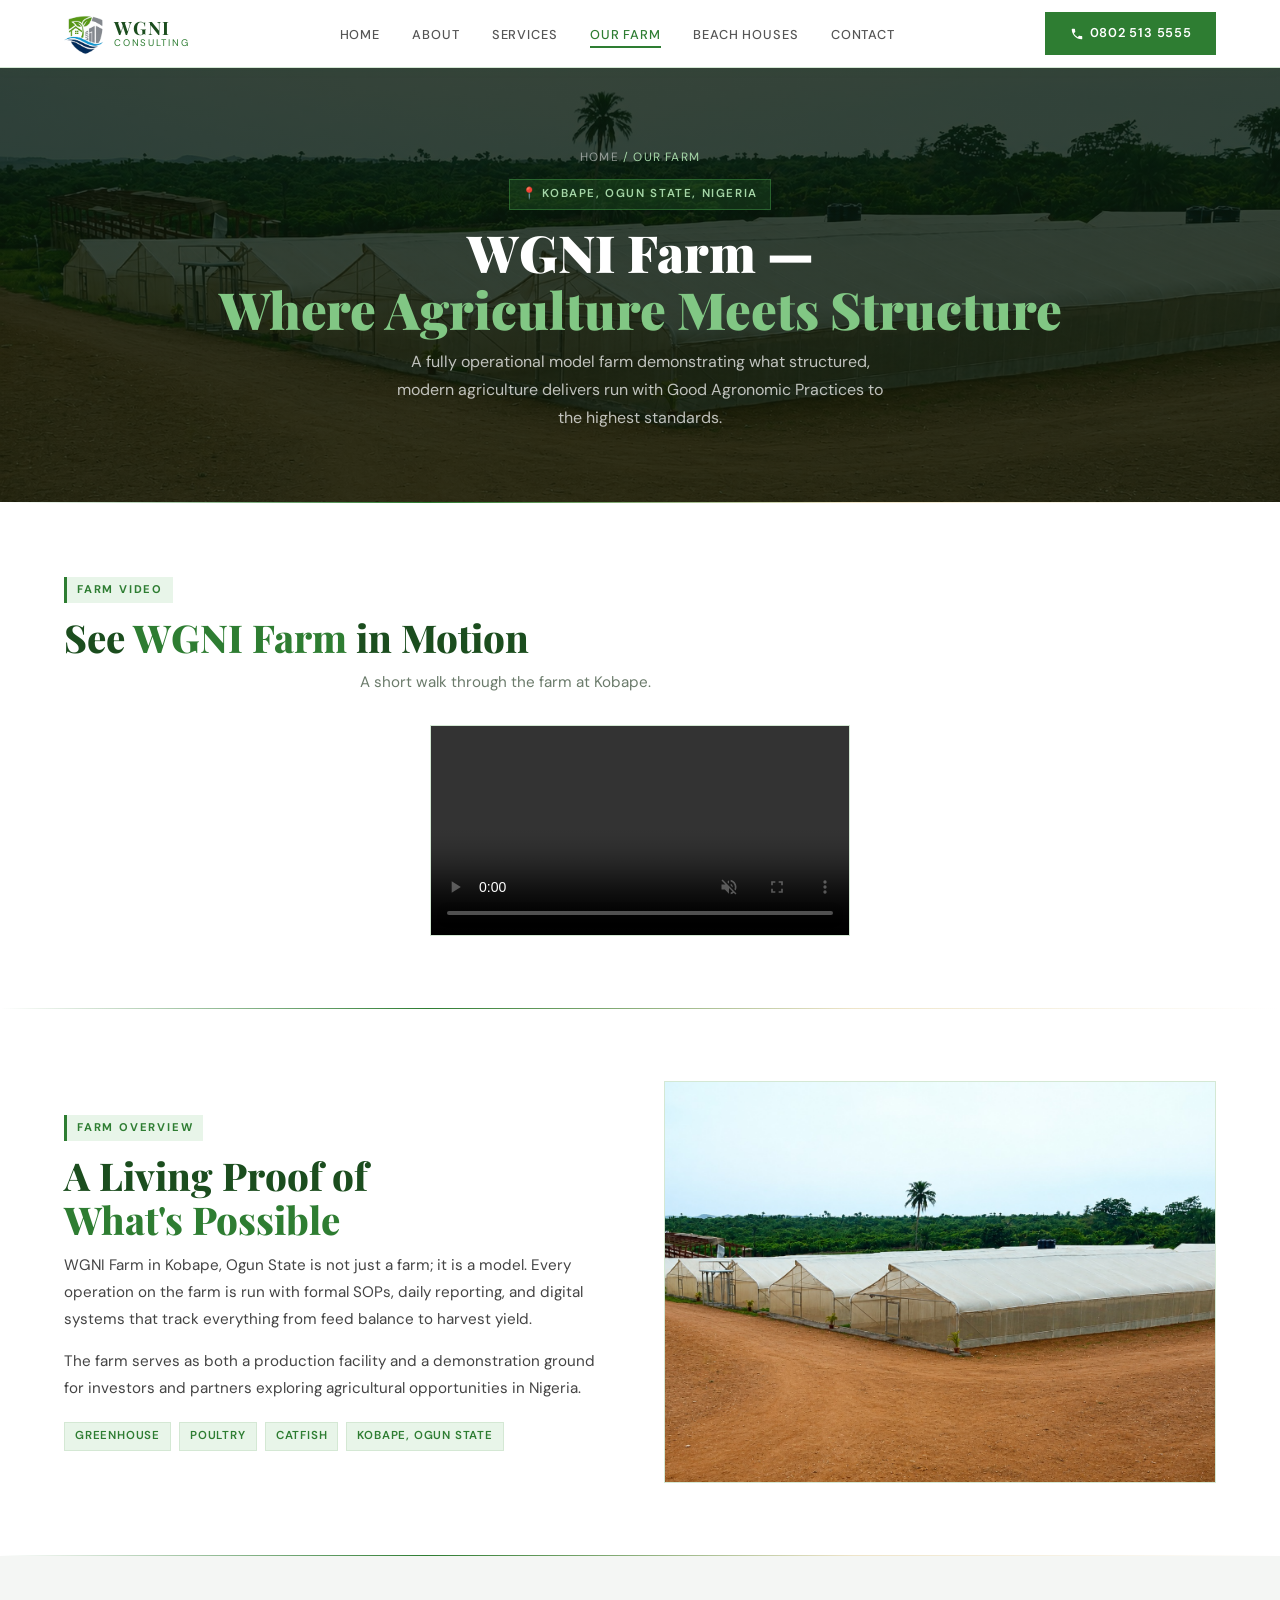
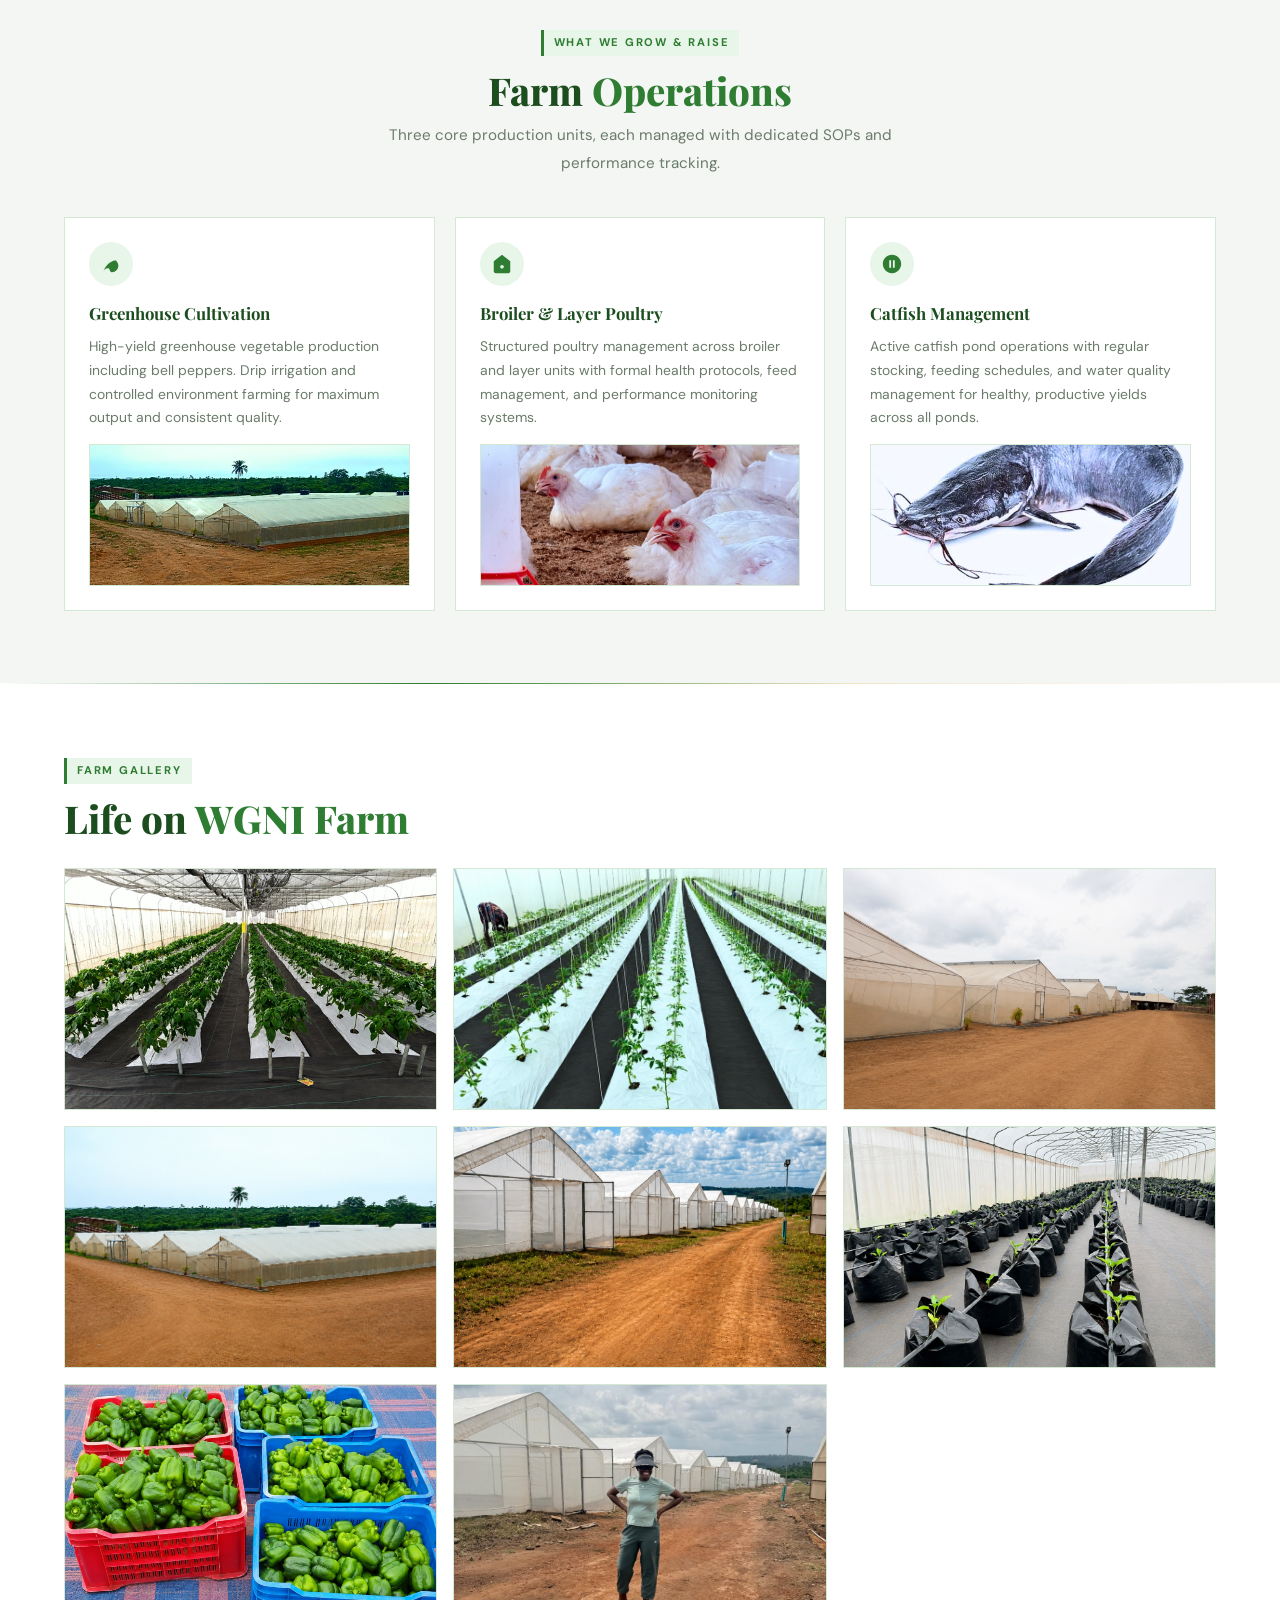
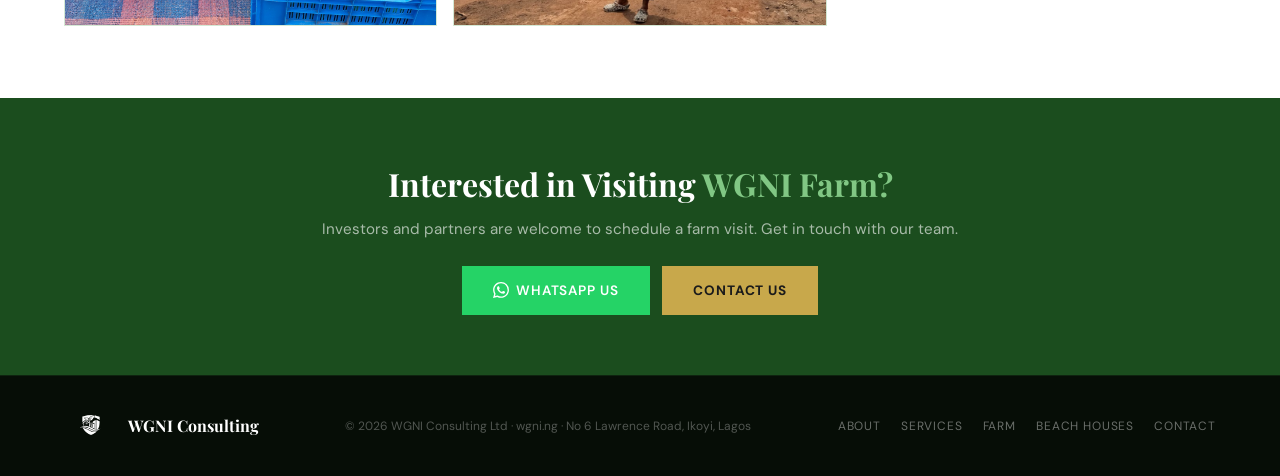
<file: farm.html>
<!DOCTYPE html>
<html lang="en">
<head>
<link rel="icon" type="image/png" href="images/logo-color.png"/>
<meta charset="UTF-8"/>
<meta name="viewport" content="width=device-width, initial-scale=1.0"/>
<title>Our Farm — WGNI Consulting</title>
<link rel="stylesheet" href="style.css"/>
</head>
<body>

<nav>
  <a href="index" class="nav-logo">
    <img src="images/logo-color.png" alt="WGNI Logo"/>
    <div class="nav-brand-wrap"><span class="nav-brand">WGNI</span><span class="nav-brand-sub">Consulting</span></div>
  </a>
  <ul class="nav-links">
    <li><a href="index">Home</a></li>
    <li><a href="about">About</a></li>
    <li><a href="services">Services</a></li>
    <li><a href="farm" class="active">Our Farm</a></li>
    <li><a href="beach">Beach Houses</a></li>
    <li><a href="contact">Contact</a></li>
  </ul>
  <a href="tel:08025135555" class="nav-cta">
    <svg viewBox="0 0 24 24"><path d="M6.6 10.8c1.4 2.8 3.8 5.1 6.6 6.6l2.2-2.2c.3-.3.7-.4 1-.2 1.1.4 2.3.6 3.6.6.6 0 1 .4 1 1V20c0 .6-.4 1-1 1-9.4 0-17-7.6-17-17 0-.6.4-1 1-1h3.5c.6 0 1 .4 1 1 0 1.3.2 2.5.6 3.6.1.3 0 .7-.2 1L6.6 10.8z"/></svg>
    0802 513 5555
  </a>
  <button class="hamburger" id="hamburger" aria-label="Menu">
    <span></span>
    <span></span>
    <span></span>
  </button>
</nav>

<!-- MOBILE MENU -->
<div class="mobile-menu" id="mobileMenu">
  <a href="index">Home</a>
  <a href="about">About</a>
  <a href="services">Services</a>
  <a href="farm" class="active">Our Farm</a>
  <a href="beach">Beach Houses</a>
  <a href="contact">Contact</a>
  <a href="tel:08025135555" class="mobile-cta">📞 0802 513 5555</a>
</div>

<div class="hero">
  <div class="hero-bg" style="background-image:url('images/farm-greenhouse-complex.jpg');"></div>
  <div class="breadcrumb">Home <span>/ Our Farm</span></div>
  <div class="hero-tag">📍 Kobape, Ogun State, Nigeria</div>
  <h1>WGNI Farm —<br/><span>Where Agriculture Meets Structure</span></h1>
  <p>A fully operational model farm demonstrating what structured, modern agriculture delivers run with Good Agronomic Practices to the highest standards.</p>
</div>

<div class="divider"></div>

<!-- FARM VIDEO -->
<div class="section fade-up">
  <div class="sec-tag">Farm Video</div>
  <h2 class="sec-title">See <span>WGNI Farm</span> in Motion</h2>
  <p class="sec-sub" style="margin:0 auto;">A short walk through the farm at Kobape.</p>
  <div style="max-width:420px;margin:28px auto 0;border:1px solid #d4e8d4;overflow:hidden;background:#000;">
    <video src="images/farm-intro.mp4" controls muted playsinline loop style="width:100%;display:block;"></video>
  </div>
</div>

<div class="divider"></div>

<!-- OVERVIEW -->
<div class="section fade-up">
  <div style="display:grid;grid-template-columns:1fr 1fr;gap:48px;align-items:center;">
    <div>
      <div class="sec-tag">Farm Overview</div>
      <h2 class="sec-title">A Living Proof of<br/><span>What's Possible</span></h2>
      <p style="font-size:0.95rem;color:#444;line-height:1.8;margin-bottom:14px;">WGNI Farm in Kobape, Ogun State is not just a farm; it is a model. Every operation on the farm is run with formal SOPs, daily reporting, and digital systems that track everything from feed balance to harvest yield.</p>
      <p style="font-size:0.95rem;color:#444;line-height:1.8;margin-bottom:20px;">The farm serves as both a production facility and a demonstration ground for investors and partners exploring agricultural opportunities in Nigeria.</p>
      <div style="display:flex;flex-wrap:wrap;gap:8px;">
        <span class="perk">Greenhouse</span>
        <span class="perk">Poultry</span>
        <span class="perk">Catfish</span>
        <span class="perk">Kobape, Ogun State</span>
      </div>
    </div>
    <div style="border:1px solid #d4e8d4;overflow:hidden;">
      <img src="images/farm-greenhouse-complex.jpg" alt="WGNI Farm" style="width:100%;height:400px;object-fit:cover;display:block;"/>
    </div>
  </div>
</div>

<div class="divider"></div>

<!-- OPERATIONS -->
<div class="section bg-light fade-up">
  <div style="text-align:center;margin-bottom:40px;">
    <div class="sec-tag">What We Grow &amp; Raise</div>
    <h2 class="sec-title">Farm <span>Operations</span></h2>
    <p class="sec-sub" style="margin:0 auto;">Three core production units, each managed with dedicated SOPs and performance tracking.</p>
  </div>
  <div style="display:grid;grid-template-columns:repeat(3,1fr);gap:20px;">
    <div class="card">
      <div class="card-icon">
        <svg viewBox="0 0 24 24"><path d="M17 8C8 10 5.9 16.17 3.82 19.5c1.01-1.5 3.47-3.5 6.18-2.5C11 20 11.07 21 13 21c4 0 7-3.13 7-7 0-2-.5-3.5-3-6z"/></svg>
      </div>
      <div class="card-title">Greenhouse Cultivation</div>
      <div class="card-desc">High-yield greenhouse vegetable production including bell peppers. Drip irrigation and controlled environment farming for maximum output and consistent quality.</div>
      <div style="margin-top:14px;border:1px solid #d4e8d4;overflow:hidden;">
        <img src="images/farm-greenhouse.jpg" alt="Greenhouse" style="width:100%;height:140px;object-fit:cover;display:block;"/>
      </div>
    </div>
    <div class="card">
      <div class="card-icon">
        <svg viewBox="0 0 24 24"><path d="M21 9l-9-7-9 7v11c0 1.1.9 2 2 2h14c1.1 0 2-.9 2-2V9zm-9 8c-1.1 0-2-.9-2-2s.9-2 2-2 2 .9 2 2-.9 2-2 2z"/></svg>
      </div>
      <div class="card-title">Broiler &amp; Layer Poultry</div>
      <div class="card-desc">Structured poultry management across broiler and layer units with formal health protocols, feed management, and performance monitoring systems.</div>
      <div style="margin-top:14px;border:1px solid #d4e8d4;overflow:hidden;">
        <img src="images/farm-poultry.jpg" alt="Poultry" style="width:100%;height:140px;object-fit:cover;display:block;"/>
      </div>
    </div>
    <div class="card">
      <div class="card-icon">
        <svg viewBox="0 0 24 24"><path d="M12 2C6.48 2 2 6.48 2 12s4.48 10 10 10 10-4.48 10-10S17.52 2 12 2zm-1 14H9V8h2v8zm4 0h-2V8h2v8z"/></svg>
      </div>
      <div class="card-title">Catfish Management</div>
      <div class="card-desc">Active catfish pond operations with regular stocking, feeding schedules, and water quality management for healthy, productive yields across all ponds.</div>
      <div style="margin-top:14px;border:1px solid #d4e8d4;overflow:hidden;">
        <img src="images/farm-catfish.jpg" alt="Catfish" style="width:100%;height:140px;object-fit:cover;display:block;"/>
      </div>
    </div>
  </div>
</div>

<div class="divider"></div>

<!-- PHOTO BLOCK -->
<div class="section fade-up">
  <div class="sec-tag">Farm Gallery</div>
  <h2 class="sec-title">Life on <span>WGNI Farm</span></h2>
  <div style="display:grid;grid-template-columns:repeat(3,1fr);gap:16px;margin-top:28px;">
    <div style="overflow:hidden;border:1px solid #d4e8d4;">
      <img src="images/farm-photo-1.jpg" alt="Farm Photo 1" style="width:100%;height:240px;object-fit:cover;display:block;transition:transform 0.4s;" onmouseover="this.style.transform='scale(1.04)'" onmouseout="this.style.transform='scale(1)'"/>
    </div>
    <div style="overflow:hidden;border:1px solid #d4e8d4;">
      <img src="images/farm-photo-2.jpg" alt="Farm Photo 2" style="width:100%;height:240px;object-fit:cover;display:block;transition:transform 0.4s;" onmouseover="this.style.transform='scale(1.04)'" onmouseout="this.style.transform='scale(1)'"/>
    </div>
    <div style="overflow:hidden;border:1px solid #d4e8d4;">
      <img src="images/farm-photo-3.jpg" alt="Farm Photo 3" style="width:100%;height:240px;object-fit:cover;display:block;transition:transform 0.4s;" onmouseover="this.style.transform='scale(1.04)'" onmouseout="this.style.transform='scale(1)'"/>
    </div>
    <div style="overflow:hidden;border:1px solid #d4e8d4;">
      <img src="images/farm-greenhouse-complex.jpg" alt="WGNI greenhouse complex at Kobape" style="width:100%;height:240px;object-fit:cover;display:block;transition:transform 0.4s;" onmouseover="this.style.transform='scale(1.04)'" onmouseout="this.style.transform='scale(1)'"/>
    </div>
    <div style="overflow:hidden;border:1px solid #d4e8d4;">
      <img src="images/farm-greenhouse-row.jpg" alt="Row of greenhouses along the farm road" style="width:100%;height:240px;object-fit:cover;display:block;transition:transform 0.4s;" onmouseover="this.style.transform='scale(1.04)'" onmouseout="this.style.transform='scale(1)'"/>
    </div>
    <div style="overflow:hidden;border:1px solid #d4e8d4;">
      <img src="images/farm-pepper-seedlings.jpg" alt="Bell pepper seedlings in grow bags inside greenhouse" style="width:100%;height:240px;object-fit:cover;display:block;transition:transform 0.4s;" onmouseover="this.style.transform='scale(1.04)'" onmouseout="this.style.transform='scale(1)'"/>
    </div>
    <div style="overflow:hidden;border:1px solid #d4e8d4;">
      <img src="images/farm-pepper-harvest.jpg" alt="Harvested green bell peppers in crates" style="width:100%;height:240px;object-fit:cover;display:block;transition:transform 0.4s;" onmouseover="this.style.transform='scale(1.04)'" onmouseout="this.style.transform='scale(1)'"/>
    </div>
    <div style="overflow:hidden;border:1px solid #d4e8d4;">
      <img src="images/farm-team-onsite.jpg" alt="WGNI team member on site at the farm" style="width:100%;height:240px;object-fit:cover;display:block;transition:transform 0.4s;" onmouseover="this.style.transform='scale(1.04)'" onmouseout="this.style.transform='scale(1)'"/>
    </div>
  </div>
</div>

<div class="cta-strip fade-up">
  <h2>Interested in Visiting <span>WGNI Farm?</span></h2>
  <p>Investors and partners are welcome to schedule a farm visit. Get in touch with our team.</p>
  <div class="cta-btns">
    <a href="https://wa.me/2348025135555" target="_blank" class="btn btn-wa">
      <svg viewBox="0 0 24 24"><path d="M17.472 14.382c-.297-.149-1.758-.867-2.03-.967-.273-.099-.471-.148-.67.15-.197.297-.767.966-.94 1.164-.173.199-.347.223-.644.075-.297-.15-1.255-.463-2.39-1.475-.883-.788-1.48-1.761-1.653-2.059-.173-.297-.018-.458.13-.606.134-.133.298-.347.446-.52.149-.174.198-.298.298-.497.099-.198.05-.371-.025-.52-.075-.149-.669-1.612-.916-2.207-.242-.579-.487-.5-.669-.51-.173-.008-.371-.01-.57-.01-.198 0-.52.074-.792.372-.272.297-1.04 1.016-1.04 2.479 0 1.462 1.065 2.875 1.213 3.074.149.198 2.096 3.2 5.077 4.487.709.306 1.262.489 1.694.625.712.227 1.36.195 1.871.118.571-.085 1.758-.719 2.006-1.413.248-.694.248-1.289.173-1.413-.074-.124-.272-.198-.57-.347m-5.421 7.403h-.004a9.87 9.87 0 01-5.031-1.378l-.361-.214-3.741.982.998-3.648-.235-.374a9.86 9.86 0 01-1.51-5.26c.001-5.45 4.436-9.884 9.888-9.884 2.64 0 5.122 1.03 6.988 2.898a9.825 9.825 0 012.893 6.994c-.003 5.45-4.437 9.884-9.885 9.884m8.413-18.297A11.815 11.815 0 0012.05 0C5.495 0 .16 5.335.157 11.892c0 2.096.547 4.142 1.588 5.945L.057 24l6.305-1.654a11.882 11.882 0 005.683 1.448h.005c6.554 0 11.89-5.335 11.893-11.893a11.821 11.821 0 00-3.48-8.413z"/></svg>
      WhatsApp Us
    </a>
    <a href="contact.html" class="btn btn-gold">Contact Us</a>
  </div>
</div>

<footer>
  <div class="footer-inner">
    <div class="footer-logo"><img src="images/logo-white.png" alt="WGNI"/><span class="footer-brand">WGNI Consulting</span></div>
    <div class="footer-copy">© 2026 WGNI Consulting Ltd · wgni.ng · No 6 Lawrence Road, Ikoyi, Lagos</div>
    <div class="footer-links"><a href="about.html">About</a><a href="services.html">Services</a><a href="farm.html">Farm</a><a href="beach.html">Beach Houses</a><a href="contact.html">Contact</a></div>
  </div>
</footer>
<script>
  // Fade animation
  const obs = new IntersectionObserver(e => e.forEach(el => {
    if(el.isIntersecting) el.target.classList.add('visible');
  }), {threshold:0.1});
  document.querySelectorAll('.fade-up').forEach(el => obs.observe(el));
  setTimeout(() => document.querySelectorAll('section .fade-up').forEach((el,i) => setTimeout(()=>el.classList.add('visible'),i*220)), 100);

  // Hamburger menu
  const hamburger = document.getElementById('hamburger');
  const mobileMenu = document.getElementById('mobileMenu');

  if(hamburger && mobileMenu) {
    hamburger.addEventListener('click', () => {
      hamburger.classList.toggle('open');
      mobileMenu.classList.toggle('open');
    });

    mobileMenu.querySelectorAll('a').forEach(link => {
      link.addEventListener('click', () => {
        hamburger.classList.remove('open');
        mobileMenu.classList.remove('open');
      });
    });
  }
</script>
</body>
</html>
</file>
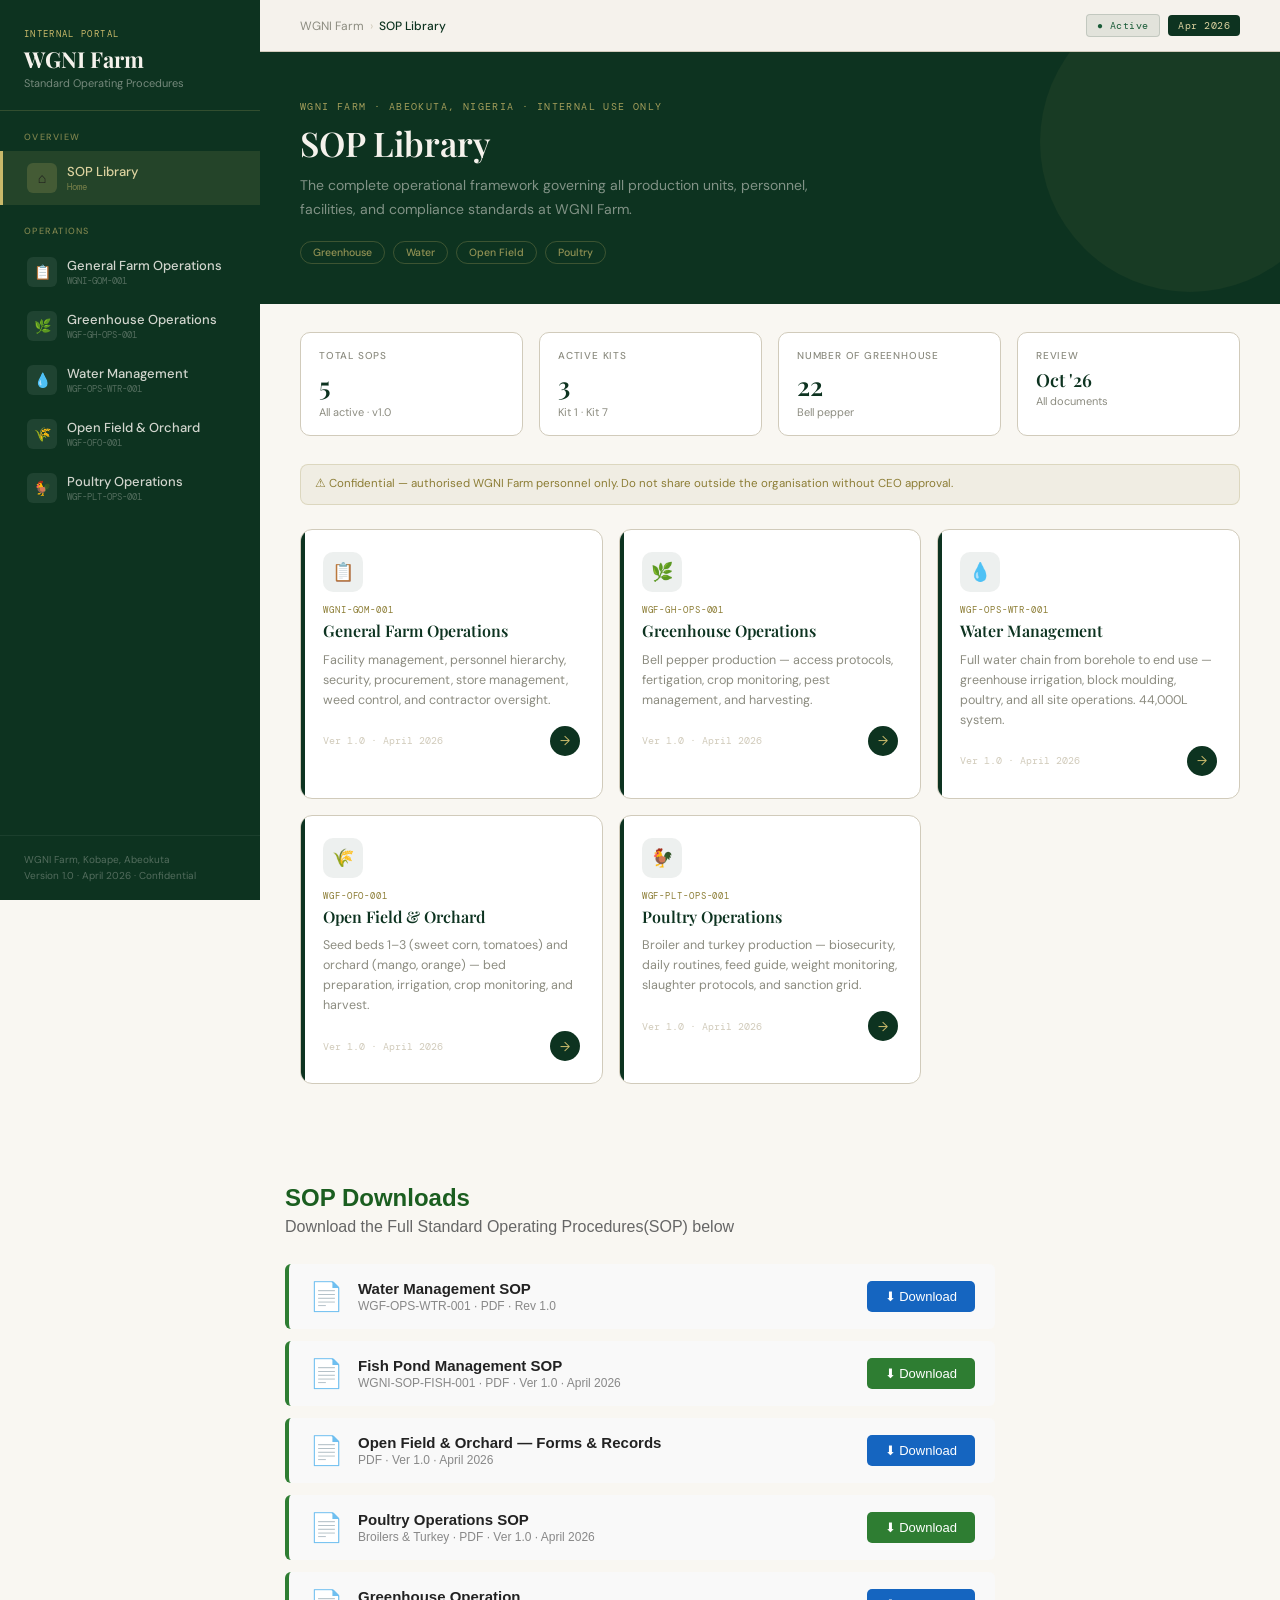
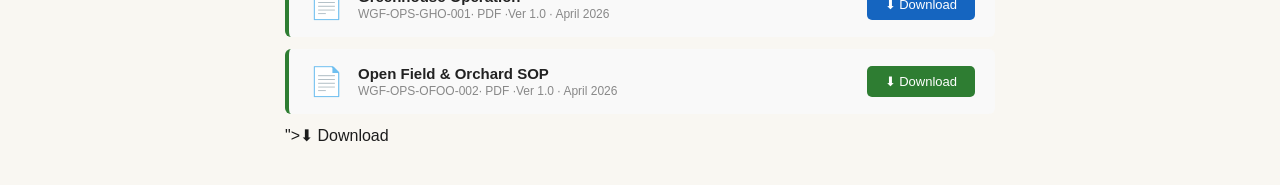
<file: SOP.html>
<!DOCTYPE html>
<html lang="en">
<head>
<link rel="icon" type="image/png" href="images/logo-color.png"/>
<meta charset="UTF-8">
<meta name="viewport" content="width=device-width, initial-scale=1.0, viewport-fit=cover">
<meta name="apple-mobile-web-app-capable" content="yes">
<meta name="apple-mobile-web-app-status-bar-style" content="black-translucent">
<meta name="theme-color" content="#0D3320">
<title>WGNI Farm — SOP Portal</title>
<link href="https://fonts.googleapis.com/css2?family=Playfair+Display:wght@500;600;700&family=DM+Sans:wght@300;400;500&family=DM+Mono:wght@400;500&display=swap" rel="stylesheet">
<style>
:root {
  --forest: #0D3320;
  --forest-mid: #1A5C38;
  --forest-light: #2E7D4F;
  --forest-deep: #071A0F;
  --yellow: #C9B96A;
  --yellow-light: #DDD3A0;
  --yellow-dark: #8C7D35;
  --parchment: #F5F2EC;
  --sand: #D1CBBB;
  --stone: #8C8C80;
  --charcoal: #4A4A4A;
  --ink: #1C1C1C;
  --cream: #F9F7F2;
  --safe-top: env(safe-area-inset-top, 0px);
  --safe-bottom: env(safe-area-inset-bottom, 0px);
  --safe-left: env(safe-area-inset-left, 0px);
  --safe-right: env(safe-area-inset-right, 0px);
}

* { margin: 0; padding: 0; box-sizing: border-box; -webkit-tap-highlight-color: transparent; }

html { scroll-behavior: smooth; }

body {
  font-family: 'DM Sans', sans-serif;
  background: var(--cream);
  color: var(--ink);
  min-height: 100vh;
  -webkit-font-smoothing: antialiased;
  -moz-osx-font-smoothing: grayscale;
  overscroll-behavior: none;
}

/* ═══════════════════════════════
   MOBILE HEADER (top bar)
═══════════════════════════════ */
.mobile-header {
  display: none;
  position: fixed;
  top: 0; left: 0; right: 0;
  z-index: 200;
  background: var(--forest);
  padding: calc(var(--safe-top) + 12px) 16px 12px;
  align-items: center;
  justify-content: space-between;
  min-height: calc(var(--safe-top) + 56px);
}

.mobile-brand {
  display: flex;
  flex-direction: column;
}

.mobile-brand-name {
  font-family: 'Playfair Display', serif;
  font-size: 17px;
  font-weight: 700;
  color: #F5F2EC;
  line-height: 1.1;
}

.mobile-brand-sub {
  font-size: 10px;
  color: rgba(245,242,236,0.45);
  margin-top: 1px;
}

.hamburger {
  width: 44px; height: 44px;
  border-radius: 10px;
  background: rgba(255,255,255,0.08);
  border: none;
  display: flex;
  flex-direction: column;
  align-items: center;
  justify-content: center;
  gap: 5px;
  cursor: pointer;
  flex-shrink: 0;
}

.hamburger span {
  display: block;
  width: 20px; height: 2px;
  background: var(--yellow);
  border-radius: 2px;
  transition: all 0.25s;
}

.hamburger.open span:nth-child(1) { transform: rotate(45deg) translate(5px, 5px); }
.hamburger.open span:nth-child(2) { opacity: 0; transform: scaleX(0); }
.hamburger.open span:nth-child(3) { transform: rotate(-45deg) translate(5px, -5px); }

/* ═══════════════════════════════
   DRAWER OVERLAY
═══════════════════════════════ */
.drawer-overlay {
  display: none;
  position: fixed;
  inset: 0;
  background: rgba(0,0,0,0.5);
  z-index: 150;
  opacity: 0;
  transition: opacity 0.25s;
}

.drawer-overlay.visible { opacity: 1; }

/* ═══════════════════════════════
   SIDEBAR (desktop) / DRAWER (mobile)
═══════════════════════════════ */
.sidebar {
  position: fixed;
  left: 0; top: 0; bottom: 0;
  width: 260px;
  background: var(--forest);
  display: flex;
  flex-direction: column;
  z-index: 160;
  overflow-y: auto;
  -webkit-overflow-scrolling: touch;
  transition: transform 0.28s cubic-bezier(0.4,0,0.2,1);
}

.sidebar-brand {
  padding: 28px 24px 20px;
  border-bottom: 1px solid rgba(201,185,106,0.2);
}

.brand-tag {
  font-family: 'DM Mono', monospace;
  font-size: 9px;
  letter-spacing: 0.15em;
  color: var(--yellow);
  text-transform: uppercase;
  margin-bottom: 6px;
}

.brand-name {
  font-family: 'Playfair Display', serif;
  font-size: 22px;
  font-weight: 700;
  color: #F5F2EC;
  line-height: 1.2;
}

.brand-sub {
  font-size: 11px;
  color: rgba(245,242,236,0.45);
  margin-top: 4px;
}

.nav-section-label {
  font-size: 9px;
  font-weight: 500;
  letter-spacing: 0.14em;
  text-transform: uppercase;
  color: rgba(201,185,106,0.6);
  padding: 20px 24px 8px;
}

.nav-item {
  display: flex;
  align-items: center;
  gap: 10px;
  padding: 12px 24px;
  cursor: pointer;
  transition: background 0.15s;
  border-left: 3px solid transparent;
  min-height: 52px;
}

.nav-item:hover, .nav-item:active { background: rgba(255,255,255,0.05); }

.nav-item.active {
  background: rgba(201,185,106,0.12);
  border-left-color: var(--yellow);
}

.nav-icon {
  width: 30px; height: 30px;
  border-radius: 6px;
  background: rgba(255,255,255,0.08);
  display: flex; align-items: center; justify-content: center;
  font-size: 14px;
  flex-shrink: 0;
}

.nav-item.active .nav-icon { background: rgba(201,185,106,0.2); }
.nav-text { flex: 1; min-width: 0; }

.nav-title {
  font-size: 13px;
  font-weight: 500;
  color: rgba(245,242,236,0.85);
  line-height: 1.3;
}

.nav-item.active .nav-title { color: var(--yellow-light); }

.nav-code {
  font-family: 'DM Mono', monospace;
  font-size: 9px;
  color: rgba(245,242,236,0.3);
}

.nav-item.active .nav-code { color: rgba(201,185,106,0.5); }

.sidebar-footer {
  margin-top: auto;
  padding: 16px 24px;
  padding-bottom: calc(16px + var(--safe-bottom));
  border-top: 1px solid rgba(255,255,255,0.06);
}

.footer-badge {
  font-size: 10px;
  color: rgba(245,242,236,0.3);
  line-height: 1.6;
}

/* ═══════════════════════════════
   MAIN CONTENT
═══════════════════════════════ */
.main {
  margin-left: 260px;
  min-height: 100vh;
}

/* ═══════════════════════════════
   TOP BAR (desktop)
═══════════════════════════════ */
.topbar {
  background: var(--parchment);
  border-bottom: 1px solid var(--sand);
  padding: 14px 40px;
  display: flex;
  align-items: center;
  justify-content: space-between;
  position: sticky;
  top: 0;
  z-index: 50;
}

.breadcrumb {
  display: flex;
  align-items: center;
  gap: 6px;
  font-size: 12px;
  color: var(--stone);
  flex: 1;
  min-width: 0;
  overflow: hidden;
}

.breadcrumb-sep { color: var(--sand); flex-shrink: 0; }
.breadcrumb-current { color: var(--forest); font-weight: 500; white-space: nowrap; overflow: hidden; text-overflow: ellipsis; }

.doc-meta {
  display: flex;
  align-items: center;
  gap: 8px;
  flex-shrink: 0;
}

.meta-pill {
  font-family: 'DM Mono', monospace;
  font-size: 10px;
  background: var(--forest);
  color: var(--yellow-light);
  padding: 4px 10px;
  border-radius: 4px;
  letter-spacing: 0.05em;
  white-space: nowrap;
}

.meta-pill.green {
  background: rgba(13,51,32,0.08);
  color: var(--forest-mid);
  border: 1px solid rgba(13,51,32,0.15);
}

/* ═══════════════════════════════
   BOTTOM NAV (mobile only)
═══════════════════════════════ */
.bottom-nav {
  display: none;
  position: fixed;
  bottom: 0; left: 0; right: 0;
  z-index: 100;
  background: var(--forest);
  border-top: 1px solid rgba(201,185,106,0.15);
  padding-bottom: var(--safe-bottom);
}

.bottom-nav-inner {
  display: flex;
  align-items: stretch;
}

.bnav-item {
  flex: 1;
  display: flex;
  flex-direction: column;
  align-items: center;
  justify-content: center;
  padding: 10px 4px 8px;
  cursor: pointer;
  min-height: 56px;
  border-top: 2px solid transparent;
  transition: all 0.15s;
  -webkit-tap-highlight-color: transparent;
}

.bnav-item.active { border-top-color: var(--yellow); }

.bnav-icon { font-size: 18px; line-height: 1; margin-bottom: 3px; }

.bnav-label {
  font-size: 9px;
  font-weight: 500;
  color: rgba(245,242,236,0.4);
  text-align: center;
  line-height: 1.2;
  letter-spacing: 0.02em;
}

.bnav-item.active .bnav-label { color: var(--yellow-light); }

/* ═══════════════════════════════
   PAGE HERO
═══════════════════════════════ */
.page-hero {
  background: var(--forest);
  padding: 48px 40px 40px;
  position: relative;
  overflow: hidden;
}

.page-hero::before {
  content: '';
  position: absolute;
  right: -60px; top: -60px;
  width: 300px; height: 300px;
  border-radius: 50%;
  background: rgba(201,185,106,0.06);
  pointer-events: none;
}

.hero-sop-code {
  font-family: 'DM Mono', monospace;
  font-size: 10px;
  letter-spacing: 0.14em;
  color: var(--yellow);
  text-transform: uppercase;
  margin-bottom: 10px;
  opacity: 0.8;
}

.hero-title {
  font-family: 'Playfair Display', serif;
  font-size: 34px;
  font-weight: 600;
  color: #F5F2EC;
  line-height: 1.2;
  margin-bottom: 10px;
}

.hero-desc {
  font-size: 14px;
  color: rgba(245,242,236,0.5);
  max-width: 520px;
  line-height: 1.7;
}

.hero-tags {
  display: flex;
  gap: 8px;
  margin-top: 20px;
  flex-wrap: wrap;
}

.hero-tag {
  font-size: 10.5px;
  padding: 4px 12px;
  border-radius: 20px;
  border: 1px solid rgba(201,185,106,0.25);
  color: rgba(201,185,106,0.7);
  font-weight: 500;
}

/* ═══════════════════════════════
   CONTENT
═══════════════════════════════ */
.content { padding: 28px 40px 60px; }

/* ═══════════════════════════════
   HOME STATS
═══════════════════════════════ */
.stat-row {
  display: grid;
  grid-template-columns: repeat(4,1fr);
  gap: 16px;
  margin-bottom: 28px;
}

.stat-card {
  background: white;
  border: 1px solid var(--sand);
  border-radius: 10px;
  padding: 16px 18px;
}

.stat-label {
  font-size: 10px;
  font-weight: 500;
  letter-spacing: 0.08em;
  text-transform: uppercase;
  color: var(--stone);
  margin-bottom: 6px;
}

.stat-value {
  font-family: 'Playfair Display', serif;
  font-size: 26px;
  font-weight: 600;
  color: var(--forest);
}

.stat-sub { font-size: 11px; color: var(--stone); margin-top: 2px; }

/* ═══════════════════════════════
   SOP CARD GRID
═══════════════════════════════ */
.sop-grid {
  display: grid;
  grid-template-columns: repeat(auto-fill, minmax(280px, 1fr));
  gap: 16px;
}

.sop-card {
  background: white;
  border: 1px solid var(--sand);
  border-radius: 12px;
  padding: 22px;
  cursor: pointer;
  transition: all 0.2s;
  position: relative;
  overflow: hidden;
}

.sop-card::before {
  content: '';
  position: absolute;
  left: 0; top: 0; bottom: 0;
  width: 4px;
  background: var(--forest);
  border-radius: 12px 0 0 12px;
}

.sop-card:active { transform: scale(0.98); border-color: var(--forest-mid); }

.card-icon {
  width: 40px; height: 40px;
  border-radius: 10px;
  background: rgba(13,51,32,0.07);
  display: flex; align-items: center; justify-content: center;
  font-size: 18px;
  margin-bottom: 12px;
}

.card-code {
  font-family: 'DM Mono', monospace;
  font-size: 9px;
  color: var(--yellow-dark);
  letter-spacing: 0.1em;
  text-transform: uppercase;
  margin-bottom: 5px;
}

.card-title {
  font-family: 'Playfair Display', serif;
  font-size: 16px;
  font-weight: 600;
  color: var(--forest);
  margin-bottom: 8px;
  line-height: 1.3;
}

.card-desc {
  font-size: 12.5px;
  color: var(--stone);
  line-height: 1.6;
  margin-bottom: 16px;
}

.card-footer {
  display: flex;
  align-items: center;
  justify-content: space-between;
}

.card-version {
  font-family: 'DM Mono', monospace;
  font-size: 10px;
  color: var(--sand);
}

.card-arrow {
  width: 30px; height: 30px;
  border-radius: 50%;
  background: var(--forest);
  color: var(--yellow);
  display: flex; align-items: center; justify-content: center;
  font-size: 13px;
}

/* ═══════════════════════════════
   CONFIDENTIAL BANNER
═══════════════════════════════ */
.conf-banner {
  background: rgba(140,125,53,0.08);
  border: 1px solid rgba(140,125,53,0.2);
  border-radius: 8px;
  padding: 10px 14px;
  font-size: 11.5px;
  color: var(--yellow-dark);
  display: flex;
  align-items: flex-start;
  gap: 8px;
  margin-bottom: 24px;
  line-height: 1.6;
}

/* ═══════════════════════════════
   BACK BUTTON
═══════════════════════════════ */
.back-btn {
  display: inline-flex;
  align-items: center;
  gap: 6px;
  font-size: 13px;
  color: var(--stone);
  cursor: pointer;
  margin-bottom: 20px;
  padding: 8px 0;
  border: none;
  background: none;
  min-height: 44px;
}

.back-btn:active { color: var(--forest); }

/* ═══════════════════════════════
   ACCORDION
═══════════════════════════════ */
.accordion {
  border: 1px solid var(--sand);
  border-radius: 10px;
  overflow: hidden;
  margin-bottom: 10px;
  background: white;
}

.accordion-header {
  padding: 15px 16px;
  display: flex;
  align-items: center;
  gap: 12px;
  cursor: pointer;
  background: white;
  transition: background 0.15s;
  user-select: none;
  min-height: 56px;
}

.accordion-header:active { background: var(--cream); }

.accordion-num {
  font-family: 'DM Mono', monospace;
  font-size: 9.5px;
  font-weight: 500;
  color: var(--yellow-dark);
  min-width: 36px;
  background: rgba(201,185,106,0.12);
  padding: 3px 6px;
  border-radius: 4px;
  text-align: center;
  flex-shrink: 0;
}

.accordion-title {
  flex: 1;
  font-size: 13.5px;
  font-weight: 500;
  color: var(--ink);
  line-height: 1.3;
}

.accordion-chevron {
  color: var(--stone);
  font-size: 11px;
  transition: transform 0.2s;
  flex-shrink: 0;
}

.accordion.open .accordion-chevron { transform: rotate(180deg); }

.accordion-body {
  display: none;
  padding: 0 16px 16px;
  border-top: 1px solid var(--parchment);
}

.accordion.open .accordion-body { display: block; }

/* ═══════════════════════════════
   CONTENT BLOCKS
═══════════════════════════════ */
.prose {
  font-size: 13.5px;
  color: var(--charcoal);
  line-height: 1.8;
  margin-top: 12px;
}

.prose p { margin-bottom: 8px; }

.rule-list { list-style: none; margin-top: 12px; }

.rule-list li {
  display: flex;
  align-items: flex-start;
  gap: 10px;
  font-size: 13px;
  color: var(--charcoal);
  line-height: 1.7;
  padding: 8px 0;
  border-bottom: 1px solid var(--parchment);
}

.rule-list li:last-child { border-bottom: none; }

.rule-dot {
  width: 6px; height: 6px;
  border-radius: 50%;
  background: var(--forest-mid);
  margin-top: 8px;
  flex-shrink: 0;
}

/* Tables — scrollable on mobile */
.table-wrap {
  overflow-x: auto;
  -webkit-overflow-scrolling: touch;
  margin-top: 12px;
  border-radius: 8px;
  border: 1px solid var(--sand);
}

.info-table {
  width: 100%;
  border-collapse: collapse;
  font-size: 12.5px;
  min-width: 320px;
}

.info-table th {
  background: var(--forest);
  color: var(--yellow-light);
  text-align: left;
  padding: 10px 12px;
  font-weight: 500;
  font-size: 10.5px;
  letter-spacing: 0.05em;
  text-transform: uppercase;
  white-space: nowrap;
}

.info-table td {
  padding: 9px 12px;
  border-bottom: 1px solid var(--parchment);
  color: var(--charcoal);
  vertical-align: top;
  line-height: 1.5;
}

.info-table tr:last-child td { border-bottom: none; }
.info-table tr:nth-child(even) td { background: var(--cream); }

.alert-box {
  background: rgba(13,51,32,0.06);
  border-left: 3px solid var(--forest-mid);
  padding: 12px 14px;
  border-radius: 0 8px 8px 0;
  margin: 12px 0;
  font-size: 13px;
  color: var(--forest);
  line-height: 1.7;
}

.warn-box {
  background: rgba(201,185,106,0.1);
  border-left: 3px solid var(--yellow-dark);
  padding: 12px 14px;
  border-radius: 0 8px 8px 0;
  margin: 12px 0;
  font-size: 13px;
  color: var(--yellow-dark);
  line-height: 1.7;
}

.step-list {
  counter-reset: step;
  list-style: none;
  margin-top: 12px;
}

.step-list li {
  counter-increment: step;
  display: flex;
  gap: 12px;
  align-items: flex-start;
  padding: 9px 0;
  font-size: 13px;
  color: var(--charcoal);
  line-height: 1.7;
  border-bottom: 1px solid var(--parchment);
}

.step-list li:last-child { border-bottom: none; }

.step-list li::before {
  content: counter(step);
  min-width: 24px; height: 24px;
  background: var(--forest);
  color: var(--yellow-light);
  font-family: 'DM Mono', monospace;
  font-size: 10px;
  border-radius: 50%;
  display: flex; align-items: center; justify-content: center;
  margin-top: 2px;
  flex-shrink: 0;
}

/* ═══════════════════════════════
   PAGE TRANSITIONS
═══════════════════════════════ */
.page { display: none; }
.page.active { display: block; animation: fadeUp 0.2s ease; }

@keyframes fadeUp {
  from { opacity: 0; transform: translateY(8px); }
  to { opacity: 1; transform: translateY(0); }
}

/* ═══════════════════════════════
   SCROLLBAR (desktop)
═══════════════════════════════ */
.sidebar::-webkit-scrollbar { width: 4px; }
.sidebar::-webkit-scrollbar-track { background: transparent; }
.sidebar::-webkit-scrollbar-thumb { background: rgba(255,255,255,0.1); border-radius: 2px; }

/* ═══════════════════════════════
   RESPONSIVE — TABLET & MOBILE
═══════════════════════════════ */
@media (max-width: 768px) {
  /* Show mobile header, hide desktop topbar */
  .mobile-header { display: flex; }
  .topbar { display: none; }

  /* Sidebar becomes a slide-in drawer */
  .sidebar {
    transform: translateX(-100%);
    top: 0;
    padding-top: calc(var(--safe-top) + 0px);
    width: 280px;
    box-shadow: 4px 0 24px rgba(0,0,0,0.3);
  }

  .sidebar.open { transform: translateX(0); }

  .drawer-overlay { display: block; pointer-events: none; }
  .drawer-overlay.visible { pointer-events: all; }

  /* Main fills full width, with padding for header + bottom nav */
  .main {
    margin-left: 0;
    padding-top: calc(var(--safe-top) + 56px);
    padding-bottom: calc(56px + var(--safe-bottom));
  }

  /* Show bottom nav */
  .bottom-nav { display: block; }

  /* Hero adjustments */
  .page-hero { padding: 28px 20px 24px; }
  .hero-title { font-size: 26px; }
  .hero-desc { font-size: 13px; }
  .hero-sop-code { font-size: 9px; }

  /* Content padding */
  .content { padding: 20px 16px 24px; }

  /* Stats — 2×2 on mobile */
  .stat-row { grid-template-columns: 1fr 1fr; gap: 10px; margin-bottom: 20px; }
  .stat-card { padding: 14px; }
  .stat-value { font-size: 22px; }

  /* SOP cards — single column */
  .sop-grid { grid-template-columns: 1fr; gap: 12px; }
  .sop-card { padding: 18px; }

  /* Accordion */
  .accordion-header { padding: 14px; min-height: 52px; }
  .accordion-body { padding: 0 14px 14px; }
  .accordion-title { font-size: 13px; }

  /* Back button */
  .back-btn { font-size: 13px; }

  /* Table scroll hint */
  .table-wrap::after {
    content: '';
    position: absolute;
    right: 0; top: 0; bottom: 0;
    width: 24px;
    background: linear-gradient(to right, transparent, rgba(249,247,242,0.8));
    pointer-events: none;
    border-radius: 0 8px 8px 0;
  }

  .table-wrap { position: relative; }
}

@media (max-width: 400px) {
  .hero-title { font-size: 22px; }
  .stat-row { grid-template-columns: 1fr 1fr; }
  .stat-value { font-size: 20px; }
  .info-table { font-size: 11.5px; }
  .info-table th, .info-table td { padding: 8px 10px; }
}
</style>
</head>
<body>

<!-- MOBILE HEADER -->
<header class="mobile-header" id="mobileHeader">
  <div class="mobile-brand">
    <div class="mobile-brand-name">WGNI Farm</div>
    <div class="mobile-brand-sub">SOP Portal</div>
  </div>
  <button class="hamburger" id="hamburger" aria-label="Menu" onclick="toggleDrawer()">
    <span></span><span></span><span></span>
  </button>
</header>

<!-- DRAWER OVERLAY -->
<div class="drawer-overlay" id="drawerOverlay" onclick="closeDrawer()"></div>

<!-- SIDEBAR / DRAWER -->
<nav class="sidebar" id="sidebar">
  <div class="sidebar-brand">
    <div class="brand-tag">Internal Portal</div>
    <div class="brand-name">WGNI Farm</div>
    <div class="brand-sub">Standard Operating Procedures</div>
  </div>

  <div class="nav-section-label">Overview</div>
  <div class="nav-item active" onclick="showPage('home',this)">
    <div class="nav-icon">⌂</div>
    <div class="nav-text">
      <div class="nav-title">SOP Library</div>
      <div class="nav-code">Home</div>
    </div>
  </div>

  <div class="nav-section-label">Operations</div>

  <div class="nav-item" onclick="showPage('general',this)">
    <div class="nav-icon">📋</div>
    <div class="nav-text">
      <div class="nav-title">General Farm Operations</div>
      <div class="nav-code">WGNI-GOM-001</div>
    </div>
  </div>

  <div class="nav-item" onclick="showPage('greenhouse',this)">
    <div class="nav-icon">🌿</div>
    <div class="nav-text">
      <div class="nav-title">Greenhouse Operations</div>
      <div class="nav-code">WGF-GH-OPS-001</div>
    </div>
  </div>

  <div class="nav-item" onclick="showPage('water',this)">
    <div class="nav-icon">💧</div>
    <div class="nav-text">
      <div class="nav-title">Water Management</div>
      <div class="nav-code">WGF-OPS-WTR-001</div>
    </div>
  </div>

  <div class="nav-item" onclick="showPage('openfield',this)">
    <div class="nav-icon">🌾</div>
    <div class="nav-text">
      <div class="nav-title">Open Field & Orchard</div>
      <div class="nav-code">WGF-OFO-001</div>
    </div>
  </div>

  <div class="nav-item" onclick="showPage('poultry',this)">
    <div class="nav-icon">🐓</div>
    <div class="nav-text">
      <div class="nav-title">Poultry Operations</div>
      <div class="nav-code">WGF-PLT-OPS-001</div>
    </div>
  </div>

  <div class="sidebar-footer">
    <div class="footer-badge">WGNI Farm, Kobape, Abeokuta<br>Version 1.0 · April 2026 · Confidential</div>
  </div>
</nav>

<!-- BOTTOM NAV (mobile) -->
<nav class="bottom-nav" id="bottomNav">
  <div class="bottom-nav-inner">
    <div class="bnav-item active" id="bnav-home" onclick="showPage('home',document.querySelector('.nav-item'))">
      <div class="bnav-icon">⌂</div>
      <div class="bnav-label">Library</div>
    </div>
    <div class="bnav-item" id="bnav-general" onclick="showPage('general',document.querySelectorAll('.nav-item')[1])">
      <div class="bnav-icon">📋</div>
      <div class="bnav-label">General</div>
    </div>
    <div class="bnav-item" id="bnav-greenhouse" onclick="showPage('greenhouse',document.querySelectorAll('.nav-item')[2])">
      <div class="bnav-icon">🌿</div>
      <div class="bnav-label">GH</div>
    </div>
    <div class="bnav-item" id="bnav-water" onclick="showPage('water',document.querySelectorAll('.nav-item')[3])">
      <div class="bnav-icon">💧</div>
      <div class="bnav-label">Water</div>
    </div>
    <div class="bnav-item" id="bnav-openfield" onclick="showPage('openfield',document.querySelectorAll('.nav-item')[4])">
      <div class="bnav-icon">🌾</div>
      <div class="bnav-label">Field</div>
    </div>
    <div class="bnav-item" id="bnav-poultry" onclick="showPage('poultry',document.querySelectorAll('.nav-item')[5])">
      <div class="bnav-icon">🐓</div>
      <div class="bnav-label">Poultry</div>
    </div>
  </div>
</nav>

<!-- MAIN -->
<div class="main">

  <!-- DESKTOP TOPBAR -->
  <div class="topbar">
    <div class="breadcrumb" id="breadcrumb">
      <span>WGNI Farm</span>
      <span class="breadcrumb-sep">›</span>
      <span class="breadcrumb-current">SOP Library</span>
    </div>
    <div class="doc-meta">
      <span class="meta-pill green">● Active</span>
      <span class="meta-pill">Apr 2026</span>
    </div>
  </div>

  <!-- ══ HOME ══ -->
  <div id="page-home" class="page active">
    <div class="page-hero">
      <div class="hero-sop-code">WGNI Farm · Abeokuta, Nigeria · Internal Use Only</div>
      <div class="hero-title">SOP Library</div>
      <div class="hero-desc">The complete operational framework governing all production units, personnel, facilities, and compliance standards at WGNI Farm.</div>
      <div class="hero-tags">
        <span class="hero-tag">Greenhouse</span>
        <span class="hero-tag">Water</span>
        <span class="hero-tag">Open Field</span>
        <span class="hero-tag">Poultry</span>
      </div>
    </div>
    <div class="content">
      <div class="stat-row">
        <div class="stat-card">
          <div class="stat-label">Total SOPs</div>
          <div class="stat-value">5</div>
          <div class="stat-sub">All active · v1.0</div>
        </div>
        <div class="stat-card">
          <div class="stat-label">Active Kits</div>
          <div class="stat-value">3</div>
          <div class="stat-sub">Kit 1 · Kit 7</div>
        </div>
        <div class="stat-card">
          <div class="stat-label">Number of Greenhouse</div>
          <div class="stat-value">22</div>
          <div class="stat-sub">Bell pepper</div>
        </div>
        <div class="stat-card">
          <div class="stat-label">Review</div>
          <div class="stat-value" style="font-size:18px;">Oct '26</div>
          <div class="stat-sub">All documents</div>
        </div>
      </div>

      <div class="conf-banner">⚠ Confidential — authorised WGNI Farm personnel only. Do not share outside the organisation without CEO approval.</div>

      <div class="sop-grid">
        <div class="sop-card" data-page="general">
          <div class="card-icon">📋</div>
          <div class="card-code">WGNI-GOM-001</div>
          <div class="card-title">General Farm Operations</div>
          <div class="card-desc">Facility management, personnel hierarchy, security, procurement, store management, weed control, and contractor oversight.</div>
          <div class="card-footer"><span class="card-version">Ver 1.0 · April 2026</span><div class="card-arrow">→</div></div>
        </div>
        <div class="sop-card" data-page="greenhouse">
          <div class="card-icon">🌿</div>
          <div class="card-code">WGF-GH-OPS-001</div>
          <div class="card-title">Greenhouse Operations</div>
          <div class="card-desc">Bell pepper production — access protocols, fertigation, crop monitoring, pest management, and harvesting.</div>
          <div class="card-footer"><span class="card-version">Ver 1.0 · April 2026</span><div class="card-arrow">→</div></div>
        </div>
        <div class="sop-card" data-page="water">
          <div class="card-icon">💧</div>
          <div class="card-code">WGF-OPS-WTR-001</div>
          <div class="card-title">Water Management</div>
          <div class="card-desc">Full water chain from borehole to end use — greenhouse irrigation, block moulding, poultry, and all site operations. 44,000L system.</div>
          <div class="card-footer"><span class="card-version">Ver 1.0 · April 2026</span><div class="card-arrow">→</div></div>
        </div>
        <div class="sop-card" data-page="openfield">
          <div class="card-icon">🌾</div>
          <div class="card-code">WGF-OFO-001</div>
          <div class="card-title">Open Field & Orchard</div>
          <div class="card-desc">Seed beds 1–3 (sweet corn, tomatoes) and orchard (mango, orange) — bed preparation, irrigation, crop monitoring, and harvest.</div>
          <div class="card-footer"><span class="card-version">Ver 1.0 · April 2026</span><div class="card-arrow">→</div></div>
        </div>
        <div class="sop-card" data-page="poultry">
          <div class="card-icon">🐓</div>
          <div class="card-code">WGF-PLT-OPS-001</div>
          <div class="card-title">Poultry Operations</div>
          <div class="card-desc">Broiler and turkey production — biosecurity, daily routines, feed guide, weight monitoring, slaughter protocols, and sanction grid.</div>
          <div class="card-footer"><span class="card-version">Ver 1.0 · April 2026</span><div class="card-arrow">→</div></div>
        </div>
      </div>
    </div>
  </div>

  <!-- ══ GENERAL FARM OPERATIONS ══ -->
  <div id="page-general" class="page">
    <div class="page-hero">
      <div class="hero-sop-code">WGNI-GOM-001 · Ver 1.0 · Approved: EA · April 2026</div>
      <div class="hero-title">General Farm Operations</div>
      <div class="hero-desc">Governing framework for the day-to-day management of WGNI Farm across all staff, contractors, facilities, and compliance requirements.</div>
      <div class="hero-tags"><span class="hero-tag">All Staff</span><span class="hero-tag">Contractors</span><span class="hero-tag">Security</span><span class="hero-tag">Procurement</span></div>
    </div>
    <div class="content">
      <button class="back-btn" onclick="showPage('home',document.querySelector('.nav-item'))">← Back to Library</button>

      <div class="accordion open">
        <div class="accordion-header" onclick="toggleAccordion(this)">
          <span class="accordion-num">SEC 1</span><span class="accordion-title">Purpose & Scope</span><span class="accordion-chevron">▼</span>
        </div>
        <div class="accordion-body">
          <div class="prose"><p>This manual establishes the standard operating framework for the day-to-day management of WGNI Farm. It governs facility management, cleanliness, weed control, security, personnel conduct, store management, procurement, and contractor oversight across all farm areas.</p><p>Applies to all permanent staff, casual workers, security personnel, and contractors — including weekends and after hours.</p></div>
          <div class="alert-box">Scope: greenhouse facilities, open field, fish pond, poultry area, security house, staff quarters, store, factory facility, and all access roads within the farm perimeter.</div>
        </div>
      </div>

      <div class="accordion">
        <div class="accordion-header" onclick="toggleAccordion(this)">
          <span class="accordion-num">SEC 4</span><span class="accordion-title">Organisational Structure & Hierarchy</span><span class="accordion-chevron">▼</span>
        </div>
        <div class="accordion-body">
          <div class="prose"><p>The Farm Manager and Farm Supervisor are parallel positions — neither is superior to the other.</p></div>
          <div class="table-wrap"><table class="info-table">
            <tr><th>Role</th><th>Reports To</th><th>Primary Authority</th></tr>
            <tr><td>EA</td><td>CEO / Chairman</td><td>Independent operational oversight</td></tr>
            <tr><td>Farm Manager</td><td>EA / CEO</td><td>All crop, livestock, fish & agronomic matters</td></tr>
            <tr><td>Farm Supervisor</td><td>CEO (direct)</td><td>Store, inventory, procurement, contractors</td></tr>
            <tr><td>Fish Farm Worker</td><td>Farm Manager</td><td>All fishpond daily operations</td></tr>
            <tr><td>Poultry Attendant</td><td>Farm Manager</td><td>Daily poultry operations</td></tr>
            <tr><td>Security (×3)</td><td>Farm Manager</td><td>Gate, perimeter, visitor access</td></tr>
          </table></div>
          <div class="warn-box">⚠ The Farm Manager and Farm Supervisor must never both be absent simultaneously. Any planned absence must be communicated to the EA in advance.</div>
        </div>
      </div>

      <div class="accordion">
        <div class="accordion-header" onclick="toggleAccordion(this)">
          <span class="accordion-num">SEC 10</span><span class="accordion-title">Security Management</span><span class="accordion-chevron">▼</span>
        </div>
        <div class="accordion-body">
          <ul class="rule-list">
            <li><div class="rule-dot"></div>At least one security officer must be at the main gate at all times — day, night, weekdays, and weekends.</li>
            <li><div class="rule-dot"></div>When one officer steps out, another must assume gate duty before departure.</li>
            <li><div class="rule-dot"></div>Every officer maintains a step-out register: date, time out, destination, reason, time back, signature.</li>
            <li><div class="rule-dot"></div>All visitors must sign the visitor register before entering — no exceptions regardless of identity.</li>
            <li><div class="rule-dot"></div>Delivery vehicles must be logged: registration, driver name, purpose, time in/out.</li>
          </ul>
          <div class="table-wrap" style="margin-top:14px"><table class="info-table">
            <tr><th>Restricted Zone</th><th>Permission From</th></tr>
            <tr><td>Store and inventory room</td><td>Farm Supervisor</td></tr>
            <tr><td>Greenhouse kits (active)</td><td>Farm Manager</td></tr>
            <tr><td>Fish pond area</td><td>Farm Manager</td></tr>
            <tr><td>Poultry area</td><td>Farm Manager</td></tr>
            <tr><td>Factory facility</td><td>Farm Supervisor</td></tr>
          </table></div>
        </div>
      </div>

      <div class="accordion">
        <div class="accordion-header" onclick="toggleAccordion(this)">
          <span class="accordion-num">SEC 12</span><span class="accordion-title">Procurement & Approval Thresholds</span><span class="accordion-chevron">▼</span>
        </div>
        <div class="accordion-body">
          <div class="table-wrap"><table class="info-table">
            <tr><th>Amount</th><th>Approving Authority</th></tr>
            <tr><td>Below ₦50,000</td><td>Farm Manager</td></tr>
            <tr><td>₦50,000 – ₦200,000</td><td>EA</td></tr>
            <tr><td>Above ₦200,000</td><td>CEO</td></tr>
          </table></div>
          <div class="warn-box">⚠ Splitting a purchase to avoid a higher approval tier is strictly prohibited — constitutes a disciplinary offence.</div>
          <div class="prose"><p>All receipts must be submitted to the EA via Notion or the WhatsApp Group immediately after purchase. A receipt is required for every transaction.</p></div>
        </div>
      </div>

      <div class="accordion">
        <div class="accordion-header" onclick="toggleAccordion(this)">
          <span class="accordion-num">SEC 8–9</span><span class="accordion-title">Cleanliness, Sanitation & Weed Management</span><span class="accordion-chevron">▼</span>
        </div>
        <div class="accordion-body">
          <div class="alert-box">Every Saturday: whole-farm deep clean mandatory for all residents and farm workers. Farm Manager supervises and confirms completion.</div>
          <ul class="rule-list">
            <li><div class="rule-dot"></div>Chemical herbicides must never be applied inside greenhouse kits, over fish ponds, or directly over open field crops.</li>
            <li><div class="rule-dot"></div>Minimum 5 m from any greenhouse kit wall before spraying begins.</li>
            <li><div class="rule-dot"></div>Minimum 10 m from any fish pond edge.</li>
            <li><div class="rule-dot"></div>Full PPE required at all times during chemical application.</li>
            <li><div class="rule-dot"></div>No cooking inside any building. Outdoor cooking only — minimum 5 m from any building or flammable material.</li>
          </ul>
        </div>
      </div>
    </div>
  </div>

  <!-- ══ GREENHOUSE ══ -->
  <div id="page-greenhouse" class="page">
    <div class="page-hero">
      <div class="hero-sop-code">WGF-GH-OPS-001 · Ver 1.0 · CEO Authorised · April 2026</div>
      <div class="hero-title">Greenhouse Operations</div>
      <div class="hero-desc">Bell pepper production across all active greenhouse kits. Access, fertigation, irrigation, crop monitoring, and pest management.</div>
      <div class="hero-tags"><span class="hero-tag">Kit 1 — 500 sqm · 1,200 stands</span><span class="hero-tag">Kit 7 — 250 sqm · 600 stands</span></div>
    </div>
    <div class="content">
      <button class="back-btn" onclick="showPage('home',document.querySelector('.nav-item'))">← Back to Library</button>

      <div class="accordion open">
        <div class="accordion-header" onclick="toggleAccordion(this)">
          <span class="accordion-num">SEC 1</span><span class="accordion-title">Access & Security Protocols</span><span class="accordion-chevron">▼</span>
        </div>
        <div class="accordion-body">
          <div class="prose"><p>Only three personnel may enter any active greenhouse kit: the assigned Greenhouse Worker, the Agronomist, and the Farm Manager. No other person — including visitors, buyers, or contractors — may enter under any circumstance.</p></div>
          <ul class="rule-list">
            <li><div class="rule-dot"></div>Remove or cover external footwear at the entrance. Dedicated greenhouse footwear for each kit must be worn inside at all times.</li>
            <li><div class="rule-dot"></div>Wash hands with soap and water before touching any plant, bed, irrigation line, or tool.</li>
            <li><div class="rule-dot"></div>Close and secure the door immediately on entry. It must remain closed at all times while anyone is inside.</li>
            <li><div class="rule-dot"></div>When moving between kits — wash hands and clean footwear before entering the next kit.</li>
            <li><div class="rule-dot"></div>Tools and equipment assigned to one kit must not be transferred without cleaning and disinfection using Hypo solution.</li>
          </ul>
        </div>
      </div>

      <div class="accordion">
        <div class="accordion-header" onclick="toggleAccordion(this)">
          <span class="accordion-num">SEC 2</span><span class="accordion-title">Environmental & Perimeter Conditions</span><span class="accordion-chevron">▼</span>
        </div>
        <div class="accordion-body">
          <ul class="rule-list">
            <li><div class="rule-dot"></div>Minimum 2-metre clearance zone around every active greenhouse kit at all times.</li>
            <li><div class="rule-dot"></div>Grass must not exceed 5 cm within the clearance zone.</li>
            <li><div class="rule-dot"></div>No standing water, organic debris, or stored materials within the 2-metre zone.</li>
            <li><div class="rule-dot"></div>Gravelled drainage channel at the base of the exterior wall must remain clear at all times.</li>
            <li><div class="rule-dot"></div>Herbicides must never be used inside an active greenhouse.</li>
          </ul>
          <div class="alert-box">Mulch film damage — any tear, lifted section, or widened planting hole must be reported to the Agronomist on the day it is observed.</div>
        </div>
      </div>

      <div class="accordion">
        <div class="accordion-header" onclick="toggleAccordion(this)">
          <span class="accordion-num">SEC 3</span><span class="accordion-title">Water Supply & Pumping</span><span class="accordion-chevron">▼</span>
        </div>
        <div class="accordion-body">
          <div class="prose"><p>Water is transferred from the main storage tank to the greenhouse header tank using a 2HP mud pump. From the header tank, water flows through drip irrigation lines during each fertigation run.</p></div>
          <ul class="rule-list">
            <li><div class="rule-dot"></div>Check header tank level every morning before irrigation and every evening before the evening run.</li>
            <li><div class="rule-dot"></div>Pump when header tank drops below half capacity.</li>
            <li><div class="rule-dot"></div>Never allow the header tank to run completely empty — air enters drip lines causing uneven delivery.</li>
            <li><div class="rule-dot"></div>A running pump must never be left unattended.</li>
          </ul>
          <div class="table-wrap"><table class="info-table">
            <tr><th>Fault</th><th>Immediate Action</th></tr>
            <tr><td>Abnormal sounds (rattling, grinding)</td><td>Switch off immediately. Report to Farm Manager.</td></tr>
            <tr><td>Water leaking from delivery pipe</td><td>Switch off. Report to Farm Manager.</td></tr>
            <tr><td>Pump running but tank not rising</td><td>Switch off immediately. Report to Farm Manager.</td></tr>
            <tr><td>Main storage tank empty</td><td>Do not start. Report to Farm Manager immediately.</td></tr>
          </table></div>
        </div>
      </div>

      <div class="accordion">
        <div class="accordion-header" onclick="toggleAccordion(this)">
          <span class="accordion-num">SEC 4</span><span class="accordion-title">Fertigation & Irrigation Schedule</span><span class="accordion-chevron">▼</span>
        </div>
        <div class="accordion-body">
          <div class="alert-box">Standard schedule: Cycle 1 at 6:30 AM · Cycle 2 at 4:30 PM. Avoid irrigating between 11:30 AM and 3:30 PM during hot dry periods.</div>
          <div class="table-wrap"><table class="info-table">
            <tr><th>Growth Stage</th><th>L/Stand/Day</th><th>Kit 1 Daily</th><th>Kit 7 Daily</th><th>Valve Time</th></tr>
            <tr><td>Transplant (current)</td><td>0.5L</td><td>600L</td><td>300L</td><td>7.5 min</td></tr>
            <tr><td>Early vegetative</td><td>0.75L</td><td>900L</td><td>450L</td><td>11.25 min</td></tr>
            <tr><td>Active vegetative</td><td>1.0L</td><td>1,200L</td><td>600L</td><td>15 min</td></tr>
            <tr><td>Flowering/early fruiting</td><td>1.25L</td><td>1,500L</td><td>750L</td><td>18.75 min</td></tr>
            <tr><td>Full fruiting</td><td>1.5L</td><td>1,800L</td><td>900L</td><td>22.5 min</td></tr>
          </table></div>
        </div>
      </div>

      <div class="accordion">
        <div class="accordion-header" onclick="toggleAccordion(this)">
          <span class="accordion-num">SEC 5</span><span class="accordion-title">Crop Monitoring & Observation</span><span class="accordion-chevron">▼</span>
        </div>
        <div class="accordion-body">
          <div class="prose"><p>A full observation walkthrough must be conducted at every morning and evening session. Walk slowly through every row from end to end.</p></div>
          <ul class="rule-list">
            <li><div class="rule-dot"></div>Check every plant for wilting, colour change, drooping, or unusual markings.</li>
            <li><div class="rule-dot"></div>Inspect drip emitters along each row — all must be dripping. Report blocked emitters before the next run.</li>
            <li><div class="rule-dot"></div>Check mulch film for tears, lifting, or widened holes.</li>
            <li><div class="rule-dot"></div>Inspect upper and lower leaf surfaces of any plant showing discolouration.</li>
            <li><div class="rule-dot"></div>Any plant showing disease symptoms must be flagged to the Agronomist same day. Do not treat without instruction.</li>
          </ul>
        </div>
      </div>
    </div>
  </div>

  <!-- ══ WATER MANAGEMENT ══ -->
  <div id="page-water" class="page">
    <div class="page-hero">
      <div class="hero-sop-code">WGF-OPS-WTR-001 · Rev 1.0 · April 2026</div>
      <div class="hero-title">Water Management</div>
      <div class="hero-desc">Full water chain governance from borehole to end use across greenhouse irrigation, block moulding, poultry, fishpond, and all site operations.</div>
      <div class="hero-tags"><span class="hero-tag">System: 44,000L</span><span class="hero-tag">Base: 30,000L</span><span class="hero-tag">Overhead: 14,000L</span></div>
    </div>
    <div class="content">
      <button class="back-btn" onclick="showPage('home',document.querySelector('.nav-item'))">← Back to Library</button>

      <div class="accordion open">
        <div class="accordion-header" onclick="toggleAccordion(this)">
          <span class="accordion-num">SEC A</span><span class="accordion-title">System Overview & Water Chain</span><span class="accordion-chevron">▼</span>
        </div>
        <div class="accordion-body">
          <div class="alert-box">Water chain: BOREHOLE → INTAKE PUMPS → 6×5,000L BASE TANKS → DUAL FILTRATION → MAIN TOWER (10,000L) → EN-ROUTE CHANNELS → STAND 1 & 2 STOREX (4,000L) → DRIP IRRIGATION → CROP STANDS</div>
          <div class="table-wrap"><table class="info-table">
            <tr><th>Component</th><th>Specification</th><th>Qty</th></tr>
            <tr><td>Borehole</td><td>Primary water source</td><td>1</td></tr>
            <tr><td>Ecoflow solar pump</td><td>Primary intake — solar + AC generator backup</td><td>1</td></tr>
            <tr><td>Electric surface pump</td><td>Secondary/backup — AC generator powered</td><td>1</td></tr>
            <tr><td>Base storage tanks</td><td>5,000L each = 30,000L total</td><td>6</td></tr>
            <tr><td>Main water tower (Geepee)</td><td>4 × 2,500L = 10,000L total</td><td>1</td></tr>
            <tr><td>Stand 1 (Storex)</td><td>2 × 1,000L — feeds Kit 1, 2, 3, 6</td><td>1</td></tr>
            <tr><td>Stand 2 (Storex)</td><td>2 × 1,000L — feeds Kit 4, 5, 7</td><td>1</td></tr>
          </table></div>
        </div>
      </div>

      <div class="accordion">
        <div class="accordion-header" onclick="toggleAccordion(this)">
          <span class="accordion-num">SEC B</span><span class="accordion-title">Base Tank Management</span><span class="accordion-chevron">▼</span>
        </div>
        <div class="accordion-body">
          <div class="prose"><p>The Ecoflow hybrid solar pump is the primary method for filling base tanks. It operates automatically from 8:00 AM to 5:30 PM, switching between solar and generator AC backup as needed.</p></div>
          <ul class="rule-list">
            <li><div class="rule-dot"></div>Never allow combined base tank storage to drop below 5,000L.</li>
            <li><div class="rule-dot"></div>Visually assess all 6 tanks every morning before any pumping or site activity begins.</li>
            <li><div class="rule-dot"></div>Allow Ecoflow solar to run first. Use electric pump only when solar is insufficient.</li>
            <li><div class="rule-dot"></div>If base tanks approach 5,000L — pause ALL non-greenhouse draws immediately.</li>
            <li><div class="rule-dot"></div>Cover all base tank inlets when not in use.</li>
          </ul>
        </div>
      </div>

      <div class="accordion">
        <div class="accordion-header" onclick="toggleAccordion(this)">
          <span class="accordion-num">SEC D</span><span class="accordion-title">Pumping Modes & Fuel Reference</span><span class="accordion-chevron">▼</span>
        </div>
        <div class="accordion-body">
          <div class="table-wrap"><table class="info-table">
            <tr><th>Mode</th><th>Volume</th><th>Time</th><th>Petrol</th><th>Cost</th></tr>
            <tr><td>Mode 1 — Full tower</td><td>10,000L</td><td>~3 hrs</td><td>~1.9L</td><td>~₦2,470</td></tr>
            <tr><td>Mode 2 — Stand 1</td><td>2,000L</td><td>~40 min</td><td>~0.38L</td><td>~₦494</td></tr>
            <tr><td>Mode 3 — Stand 2</td><td>2,000L</td><td>~40 min</td><td>~0.38L</td><td>~₦494</td></tr>
            <tr><td>Full system fill</td><td>14,000L</td><td>~4 hrs</td><td>~2.6L</td><td>~₦3,380</td></tr>
          </table></div>
          <div class="warn-box">⚠ Budget generator fuel and block moulding petrol separately. Never mix fuel containers between equipment.</div>
        </div>
      </div>

      <div class="accordion">
        <div class="accordion-header" onclick="toggleAccordion(this)">
          <span class="accordion-num">SEC I</span><span class="accordion-title">Water Priority Hierarchy</span><span class="accordion-chevron">▼</span>
        </div>
        <div class="accordion-body">
          <div class="table-wrap"><table class="info-table">
            <tr><th>Priority</th><th>Activity</th><th>Reason</th></tr>
            <tr><td>1 — Highest</td><td>Greenhouse irrigation</td><td>Crop survival — non-negotiable</td></tr>
            <tr><td>2</td><td>Poultry & fishpond</td><td>Animal welfare requires consistency</td></tr>
            <tr><td>3</td><td>Block moulding mixing</td><td>Can pause without permanent loss</td></tr>
            <tr><td>4 — Lowest</td><td>Block moulding curing</td><td>Can defer 24–48 hrs if needed</td></tr>
          </table></div>
          <ul class="rule-list" style="margin-top:12px">
            <li><div class="rule-dot"></div>Never run drip lines while it is actively raining.</li>
            <li><div class="rule-dot"></div>Reduce irrigation by 30–40% on overcast or cool days.</li>
            <li><div class="rule-dot"></div>Inspect drip tape weekly for blocked or burst emitters.</li>
            <li><div class="rule-dot"></div>Do not allow any overhead tank to overflow.</li>
            <li><div class="rule-dot"></div>Never pump from base tanks below the 5,000L safety threshold.</li>
          </ul>
        </div>
      </div>

      <div class="accordion">
        <div class="accordion-header" onclick="toggleAccordion(this)">
          <span class="accordion-num">SEC K</span><span class="accordion-title">Escalation & Fault Reporting</span><span class="accordion-chevron">▼</span>
        </div>
        <div class="accordion-body">
          <div class="warn-box">⚠ Stop operations and notify the Farm Manager immediately for any of the following faults.</div>
          <div class="table-wrap"><table class="info-table">
            <tr><th>Fault</th><th>Immediate Action</th></tr>
            <tr><td>No water flow after 2 priming attempts</td><td>Stop pump. Do not attempt third start. Report.</td></tr>
            <tr><td>Ecoflow controller fault code</td><td>Do not reset without Farm Manager guidance.</td></tr>
            <tr><td>Base tanks below 5,000L combined</td><td>Suspend all non-greenhouse draws. Prioritise refill.</td></tr>
            <tr><td>Visible leak at pipe, vessel, or tank</td><td>Stop pumping. Isolate section. Report.</td></tr>
            <tr><td>Water discolouration persists after backwash</td><td>Do not pump to greenhouse. Report immediately.</td></tr>
            <tr><td>Knocking or rattling sounds from engine</td><td>Stop immediately. Do not restart. Report.</td></tr>
          </table></div>
        </div>
      </div>
    </div>
  </div>

  <!-- ══ OPEN FIELD & ORCHARD ══ -->
  <div id="page-openfield" class="page">
    <div class="page-hero">
      <div class="hero-sop-code">WGF-OFO-001 · Ver 1.0 · CEO Authorised · April 2026</div>
      <div class="hero-title">Open Field & Orchard</div>
      <div class="hero-desc">Seed beds 1–3 and orchard — bed preparation, irrigation, crop monitoring, chemical application, and harvest standards.</div>
      <div class="hero-tags"><span class="hero-tag">Beds 1–3</span><span class="hero-tag">Sweet Corn · Tomatoes</span><span class="hero-tag">Mango · Orange</span></div>
    </div>
    <div class="content">
      <button class="back-btn" onclick="showPage('home',document.querySelector('.nav-item'))">← Back to Library</button>

      <div class="accordion open">
        <div class="accordion-header" onclick="toggleAccordion(this)">
          <span class="accordion-num">SEC 1</span><span class="accordion-title">Access & Security</span><span class="accordion-chevron">▼</span>
        </div>
        <div class="accordion-body">
          <ul class="rule-list">
            <li><div class="rule-dot"></div>Assigned field workers, the Agronomist, and the Farm Manager are authorised to access seed beds during working hours.</li>
            <li><div class="rule-dot"></div>Visitors may observe from the field perimeter only. They must not enter active beds without Farm Manager authorisation.</li>
            <li><div class="rule-dot"></div>No vehicle may enter the orchard without Farm Manager authorisation — causes soil compaction and root damage.</li>
            <li><div class="rule-dot"></div>No livestock may access the orchard area at any time.</li>
            <li><div class="rule-dot"></div>All tools must be returned to the store at the end of every working day. No tool is left in the field overnight.</li>
          </ul>
        </div>
      </div>

      <div class="accordion">
        <div class="accordion-header" onclick="toggleAccordion(this)">
          <span class="accordion-num">SEC 2</span><span class="accordion-title">Bed Preparation Standards</span><span class="accordion-chevron">▼</span>
        </div>
        <div class="accordion-body">
          <div class="table-wrap"><table class="info-table">
            <tr><th>Standard</th><th>Specification</th></tr>
            <tr><td>Bed width</td><td>90–100 cm across the top</td></tr>
            <tr><td>Bed height</td><td>15–20 cm above ground level</td></tr>
            <tr><td>Walkway between beds</td><td>Minimum 50 cm</td></tr>
            <tr><td>Soil tilling depth</td><td>At least 25–30 cm</td></tr>
            <tr><td>Drip line</td><td>One per bed, centre. Tested before mulch film applied.</td></tr>
            <tr><td>Mulch film</td><td>Black polythene — pulled taut, anchored both sides. Not reused without Agronomist approval.</td></tr>
          </table></div>
          <div class="warn-box">⚠ Do not lay mulch film over an untested drip line.</div>
        </div>
      </div>

      <div class="accordion">
        <div class="accordion-header" onclick="toggleAccordion(this)">
          <span class="accordion-num">SEC 3</span><span class="accordion-title">Irrigation Management</span><span class="accordion-chevron">▼</span>
        </div>
        <div class="accordion-body">
          <ul class="rule-list">
            <li><div class="rule-dot"></div>Typical frequency: once or twice daily during establishment and active growth — in absence of rainfall.</li>
            <li><div class="rule-dot"></div>Do not irrigate if beds have received adequate natural rainfall. Check soil moisture under mulch film first.</li>
            <li><div class="rule-dot"></div>Walk the full length of every active bed and confirm all drip lines are intact before every run.</li>
            <li><div class="rule-dot"></div>Do not leave the field during an active irrigation run.</li>
          </ul>
        </div>
      </div>

      <div class="accordion">
        <div class="accordion-header" onclick="toggleAccordion(this)">
          <span class="accordion-num">SEC 6</span><span class="accordion-title">Orchard Management</span><span class="accordion-chevron">▼</span>
        </div>
        <div class="accordion-body">
          <ul class="rule-list">
            <li><div class="rule-dot"></div>Base circle around each tree must be weed-free and mulched at all times.</li>
            <li><div class="rule-dot"></div>Inter-row grass must remain below 15 cm. Manual cutting preferred near trees.</li>
            <li><div class="rule-dot"></div>Graft union must always remain above the soil surface — never bury during mulching.</li>
            <li><div class="rule-dot"></div>Formative pruning in first 3 years is the Agronomist's decision only.</li>
            <li><div class="rule-dot"></div>Boundary markers must be inspected and confirmed intact during every Saturday inspection.</li>
          </ul>
          <div class="alert-box">Any tree showing pest or disease signs must be flagged to the Agronomist on the day of observation. No chemical application without Agronomist authorisation.</div>
        </div>
      </div>

      <div class="accordion">
        <div class="accordion-header" onclick="toggleAccordion(this)">
          <span class="accordion-num">SEC 7</span><span class="accordion-title">Forms Reference</span><span class="accordion-chevron">▼</span>
        </div>
        <div class="accordion-body">
          <div class="table-wrap"><table class="info-table">
            <tr><th>Form</th><th>Purpose</th><th>When</th></tr>
            <tr><td>Form A</td><td>Weekly daily entry — irrigation, pests, mulch, debris</td><td>Daily AM & PM</td></tr>
            <tr><td>Form B</td><td>Fertigation and nutrient log</td><td>Per application</td></tr>
            <tr><td>Form C</td><td>Weekly cleaning & inspection sign-off</td><td>Every Saturday</td></tr>
            <tr><td>Form D</td><td>Chemical & foliar application record</td><td>Per application</td></tr>
            <tr><td>Form E</td><td>Harvest record — grade, quantity, destination</td><td>Per harvest</td></tr>
            <tr><td>Form F</td><td>Orchard maintenance & observation log</td><td>Weekly</td></tr>
          </table></div>
        </div>
      </div>
    </div>
  </div>

  <!-- ══ POULTRY ══ -->
  <div id="page-poultry" class="page">
    <div class="page-hero">
      <div class="hero-sop-code">WGF-PLT-OPS-001 · Ver 1.0 · CEO Authorised · April 2026</div>
      <div class="hero-title">Poultry Operations</div>
      <div class="hero-desc">Broiler and turkey production — biosecurity, daily routines, feed guide, weight monitoring, slaughter protocols, and sanction grid.</div>
      <div class="hero-tags"><span class="hero-tag">Broilers — 8 weeks</span><span class="hero-tag">Turkey — 12 weeks</span></div>
    </div>
    <div class="content">
      <button class="back-btn" onclick="showPage('home',document.querySelector('.nav-item'))">← Back to Library</button>

      <div class="accordion open">
        <div class="accordion-header" onclick="toggleAccordion(this)">
          <span class="accordion-num">SEC 1</span><span class="accordion-title">Biosecurity & Access</span><span class="accordion-chevron">▼</span>
        </div>
        <div class="accordion-body">
          <div class="warn-box">⚠ Only the assigned poultry worker and the Farm Manager may enter the poultry house. No exceptions — including management, visitors, and family members.</div>
          <ul class="rule-list">
            <li><div class="rule-dot"></div>Padlock must be locked every time the worker steps out, even briefly.</li>
            <li><div class="rule-dot"></div>A bucket of sodium hypochlorite solution at the entrance of every pen at all times. Both feet must be dipped fully before every entry.</li>
            <li><div class="rule-dot"></div>Solution: 50–75ml Hypo in 10–15 litres clean water. Replace every 2 days or when visibly dirty.</li>
            <li><div class="rule-dot"></div>Each pen has dedicated boots. Pen A boots stay at Pen A — they do not cross. External footwear is forbidden inside any pen.</li>
            <li><div class="rule-dot"></div>Entry sequence (multiple pens): young birds first, then older. Healthy pen first, then suspect or isolation. Never reverse.</li>
          </ul>
        </div>
      </div>

      <div class="accordion">
        <div class="accordion-header" onclick="toggleAccordion(this)">
          <span class="accordion-num">SEC 2–4</span><span class="accordion-title">Daily Routines: Morning · Midday · Evening</span><span class="accordion-chevron">▼</span>
        </div>
        <div class="accordion-body">
          <div class="prose"><p><strong>Morning — 7:00 AM</strong></p></div>
          <ol class="step-list">
            <li>Arrive. Put on pen boots. Dip boots in disinfectant bucket. Wash hands.</li>
            <li>Conduct full Morning Observation Walkthrough.</li>
            <li>Remove any dead birds immediately with gloves. Report every death to Farm Manager before 8:00 AM.</li>
            <li>Empty, rinse, and refill all drinkers with clean fresh water.</li>
            <li>Inspect feed before adding — smell it, check texture, look for mould. No feed enters without passing this check.</li>
            <li>Give morning feed. Check ventilation. Fill in Form A. Step out. Lock padlock.</li>
          </ol>
          <div class="prose" style="margin-top:14px"><p><strong>Midday Heat Check — 12:00–2:00 PM</strong></p></div>
          <div class="alert-box">Do not feed during the midday check. Feeding during peak heat worsens heat stress. If birds are panting with wings spread — report to Farm Manager immediately.</div>
          <div class="prose" style="margin-top:14px"><p><strong>Evening — 5:00 PM</strong></p></div>
          <ol class="step-list">
            <li>Dip boots. Wash hands. Unlock and enter.</li>
            <li>Conduct full Evening Observation Walkthrough.</li>
            <li>Report any deaths or newly sick birds immediately — do not wait until morning.</li>
            <li>Top up all drinkers. Give evening feed. Close vents for the night. Fill in Form A.</li>
            <li>Step out. Lock padlock. Hand Form A to Farm Manager for daily review and signature.</li>
          </ol>
        </div>
      </div>

      <div class="accordion">
        <div class="accordion-header" onclick="toggleAccordion(this)">
          <span class="accordion-num">SEC 6</span><span class="accordion-title">Feed Guide — Broilers & Turkey</span><span class="accordion-chevron">▼</span>
        </div>
        <div class="accordion-body">
          <div class="warn-box">⚠ Anti-Sudden Death Rule (Weeks 4–8): Never dump full feed at once. Distribute evenly across all feeders. Ensure constant clean water at all times.</div>
          <div class="prose"><p><strong>Broiler feed per 100 birds (Weeks 1–8):</strong></p></div>
          <div class="table-wrap"><table class="info-table">
            <tr><th>Week</th><th>Feed Type</th><th>Daily/100</th><th>Weekly/100</th><th>Bags/100</th></tr>
            <tr><td>Week 1</td><td>Starter</td><td>5 kg</td><td>35 kg</td><td>1.4</td></tr>
            <tr><td>Week 2</td><td>Starter</td><td>8 kg</td><td>56 kg</td><td>2.24</td></tr>
            <tr><td>Week 3</td><td>Grower</td><td>12 kg</td><td>84 kg</td><td>3.36</td></tr>
            <tr><td>Week 4</td><td>Grower</td><td>16 kg</td><td>112 kg</td><td>4.48</td></tr>
            <tr><td>Week 5–8</td><td>Finisher</td><td>20–27 kg</td><td>140–189 kg</td><td>5.6–7.56</td></tr>
          </table></div>
          <div class="prose" style="margin-top:12px"><p><strong>Total per 100 birds, full cycle: ~952 kg (~38 bags)</strong></p></div>
        </div>
      </div>

      <div class="accordion">
        <div class="accordion-header" onclick="toggleAccordion(this)">
          <span class="accordion-num">SEC 9</span><span class="accordion-title">Weight Monitoring & Benchmarks</span><span class="accordion-chevron">▼</span>
        </div>
        <div class="accordion-body">
          <div class="prose"><p>Weigh twice a week. Randomly select 5–10 birds from different parts of the pen. Record on Form B. Calculate the average weight.</p></div>
          <div class="table-wrap"><table class="info-table">
            <tr><th>Week</th><th>Broiler Target</th><th>Turkey Target</th></tr>
            <tr><td>Week 1</td><td>0.17 kg</td><td>0.12 kg</td></tr>
            <tr><td>Week 2</td><td>0.40 kg</td><td>0.28 kg</td></tr>
            <tr><td>Week 4</td><td>1.30 kg</td><td>0.95 kg</td></tr>
            <tr><td>Week 6</td><td>2.30 kg</td><td>2.10 kg</td></tr>
            <tr><td>Week 8</td><td>3.20 kg</td><td>3.60 kg</td></tr>
            <tr><td>Week 12</td><td>N/A</td><td>7.00 kg</td></tr>
          </table></div>
          <div class="alert-box">More than 10% below benchmark or weight loss vs last weighing — report to Farm Manager immediately. Do not adjust feed without instruction.</div>
        </div>
      </div>

      <div class="accordion">
        <div class="accordion-header" onclick="toggleAccordion(this)">
          <span class="accordion-num">SEC 20</span><span class="accordion-title">Sanction Grid</span><span class="accordion-chevron">▼</span>
        </div>
        <div class="accordion-body">
          <div class="table-wrap"><table class="info-table">
            <tr><th>Breach</th><th>1st</th><th>2nd</th><th>3rd</th></tr>
            <tr><td>Entering without dipping boots</td><td>Verbal warning</td><td>Written warning</td><td>Suspension</td></tr>
            <tr><td>Using external boots inside pen</td><td>Written warning</td><td>Suspension</td><td>Termination</td></tr>
            <tr><td>Unauthorised person found inside</td><td>Written warning</td><td>Suspension</td><td>Termination</td></tr>
            <tr><td>Failing to isolate sick bird within 2 hrs</td><td>Written warning</td><td>Suspension</td><td>Termination</td></tr>
            <tr><td>Administering substance without approval</td><td>Suspension</td><td>Termination</td><td>—</td></tr>
            <tr><td>Processing birds without instruction</td><td>Written warning</td><td>Suspension</td><td>Termination</td></tr>
            <tr><td>Padlock left unsecured</td><td>Verbal warning</td><td>Written warning</td><td>Suspension</td></tr>
          </table></div>
        </div>
      </div>
    </div>
  </div>

</div><!-- /main -->

<script>
const pages = ['home','general','greenhouse','water','openfield','poultry'];

function showPage(pageId, navEl) {
  document.querySelectorAll('.page').forEach(p => p.classList.remove('active'));
  document.getElementById('page-' + pageId).classList.add('active');

  document.querySelectorAll('.nav-item').forEach(n => n.classList.remove('active'));
  if (navEl) navEl.classList.add('active');

  // Update bottom nav
  pages.forEach(id => {
    const el = document.getElementById('bnav-' + id);
    if (el) el.classList.toggle('active', id === pageId);
  });

  const titles = {
    home:'SOP Library', general:'General Farm Ops', greenhouse:'Greenhouse',
    water:'Water Management', openfield:'Open Field & Orchard', poultry:'Poultry Ops'
  };

  const bc = document.getElementById('breadcrumb');
  if (pageId === 'home') {
    bc.innerHTML = '<span>WGNI Farm</span><span class="breadcrumb-sep">›</span><span class="breadcrumb-current">SOP Library</span>';
  } else {
    bc.innerHTML = `<span style="cursor:pointer;color:var(--stone)" onclick="showPage('home',document.querySelector('.nav-item'))">WGNI Farm</span><span class="breadcrumb-sep">›</span><span class="breadcrumb-current">${titles[pageId]}</span>`;
  }

  window.scrollTo(0,0);
  closeDrawer();
}

function toggleAccordion(header) {
  header.parentElement.classList.toggle('open');
}

function toggleDrawer() {
  const sidebar = document.getElementById('sidebar');
  const overlay = document.getElementById('drawerOverlay');
  const burger = document.getElementById('hamburger');
  const isOpen = sidebar.classList.contains('open');
  if (isOpen) {
    closeDrawer();
  } else {
    sidebar.classList.add('open');
    overlay.classList.add('visible');
    burger.classList.add('open');
    document.body.style.overflow = 'hidden';
  }
}

function closeDrawer() {
  document.getElementById('sidebar').classList.remove('open');
  document.getElementById('drawerOverlay').classList.remove('visible');
  document.getElementById('hamburger').classList.remove('open');
  document.body.style.overflow = '';
}

// SOP card click handlers
document.querySelectorAll('.sop-card').forEach(card => {
  const pageId = card.getAttribute('data-page');
  if (!pageId) return;
  const idx = pages.indexOf(pageId);
  card.onclick = () => showPage(pageId, document.querySelectorAll('.nav-item')[idx]);
});

// Prevent body scroll when drawer is open on touch
document.getElementById('sidebar').addEventListener('touchmove', e => e.stopPropagation(), { passive: false });
</script>
</body>
   <!-- DOCUMENTS DOWNLOAD SECTION -->
<section style="padding: 40px 20px; max-width: 750px; margin: 0 auto; font-family: sans-serif;">
  <h2 style="margin-bottom: 6px; color: #1b5e20;">SOP Downloads</h2>
  <p style="color: #666; margin-bottom: 28px;">Download the Full Standard Operating Procedures(SOP) below</p>

  <div id="doc-list">

    <!-- Document 1 -->
    <div style="display:flex; align-items:center; justify-content:space-between; padding:16px 20px; background:#f9f9f9; border-left:4px solid #2e7d32; border-radius:6px; margin-bottom:12px;">
      <div style="display:flex; align-items:center; gap:14px;">
        <span style="font-size:28px;">📄</span>
        <div>
          <div style="font-weight:600; font-size:15px; color:#222;">Water Management SOP</div>
          <div style="font-size:12px; color:#888; margin-top:2px;">WGF-OPS-WTR-001 · PDF · Rev 1.0</div>
        </div>
      </div>
      <a href="documents/WATER_MANAGEMENT_SOP.pdf" download style="
        background:#1565c0; color:#fff; text-decoration:none;
        padding:8px 18px; border-radius:5px; font-size:13px; white-space:nowrap;
      ">⬇ Download</a>
    </div>

    <!-- Document 2 -->
    <div style="display:flex; align-items:center; justify-content:space-between; padding:16px 20px; background:#f9f9f9; border-left:4px solid #2e7d32; border-radius:6px; margin-bottom:12px;">
      <div style="display:flex; align-items:center; gap:14px;">
        <span style="font-size:28px;">📄</span>
        <div>
          <div style="font-weight:600; font-size:15px; color:#222;">Fish Pond Management SOP</div>
          <div style="font-size:12px; color:#888; margin-top:2px;">WGNI-SOP-FISH-001 · PDF · Ver 1.0 · April 2026</div>
        </div>
      </div>
      <a href="documents/WGNI_FISH_OPERATIONS.pdf" download style="
        background:#2e7d32; color:#fff; text-decoration:none;
        padding:8px 18px; border-radius:5px; font-size:13px; white-space:nowrap;
      ">⬇ Download</a>
    </div>

    <!-- Document 3 -->
    <div style="display:flex; align-items:center; justify-content:space-between; padding:16px 20px; background:#f9f9f9; border-left:4px solid #2e7d32; border-radius:6px; margin-bottom:12px;">
      <div style="display:flex; align-items:center; gap:14px;">
        <span style="font-size:28px;">📄</span>
        <div>
          <div style="font-weight:600; font-size:15px; color:#222;">Open Field & Orchard — Forms & Records</div>
          <div style="font-size:12px; color:#888; margin-top:2px;">PDF · Ver 1.0 · April 2026</div>
        </div>
      </div>
      <a href="documents/WGNI_OPEN_FIELD_AND_ORCHARD_FORM.pdf" download style="
        background:#1565c0; color:#fff; text-decoration:none;
        padding:8px 18px; border-radius:5px; font-size:13px; white-space:nowrap;
      ">⬇ Download</a>
    </div>

    <!-- Document 4 -->
    <div style="display:flex; align-items:center; justify-content:space-between; padding:16px 20px; background:#f9f9f9; border-left:4px solid #2e7d32; border-radius:6px; margin-bottom:12px;">
      <div style="display:flex; align-items:center; gap:14px;">
        <span style="font-size:28px;">📄</span>
        <div>
          <div style="font-weight:600; font-size:15px; color:#222;">Poultry Operations SOP</div>
          <div style="font-size:12px; color:#888; margin-top:2px;">Broilers & Turkey · PDF · Ver 1.0 · April 2026</div>
        </div>
      </div>
      <a href="documents/WGNI_POULTRY_OPERATIONS.pdf" download style="
        background:#2e7d32; color:#fff; text-decoration:none;
        padding:8px 18px; border-radius:5px; font-size:13px; white-space:nowrap;
      ">⬇ Download</a>
    </div>
    
    <!-- Document 5 -->
    <div style="display:flex; align-items:center; justify-content:space-between; padding:16px 20px; background:#f9f9f9; border-left:4px solid #2e7d32; border-radius:6px; margin-bottom:12px;">
      <div style="display:flex; align-items:center; gap:14px;">
        <span style="font-size:28px;">📄</span>
        <div>
          <div style="font-weight:600; font-size:15px; color:#222;">Greenhouse Operation</div>
          <div style="font-size:12px; color:#888; margin-top:2px;"> WGF-OPS-GHO-001· PDF ·Ver 1.0 · April 2026</div>
        </div>
      </div>
      <a href="documents/GREENHOUSE_SOP.pdf" download style="
        background:#1565c0; color:#fff; text-decoration:none;
        padding:8px 18px; border-radius:5px; font-size:13px; white-space:nowrap;
      ">⬇ Download</a>
    </div>

        <!-- Document 6 -->
    <div style="display:flex; align-items:center; justify-content:space-between; padding:16px 20px; background:#f9f9f9; border-left:4px solid #2e7d32; border-radius:6px; margin-bottom:12px;">
      <div style="display:flex; align-items:center; gap:14px;">
        <span style="font-size:28px;">📄</span>
        <div>
          <div style="font-weight:600; font-size:15px; color:#222;">Open Field & Orchard SOP</div>
          <div style="font-size:12px; color:#888; margin-top:2px;">WGF-OPS-OFOO-002· PDF ·Ver 1.0 · April 2026</div>
        </div>
      </div>
      <a href="documents/OPEN_FIELD_AND_ORCHARD_OPERATIONS.pdf" download style="
        background:#2e7d32; color:#fff; text-decoration:none;
        padding:8px 18px; border-radius:5px; font-size:13px; white-space:nowrap;
      ">⬇ Download</a>
    </div>

      ">⬇ Download</a>
</html>
</file>
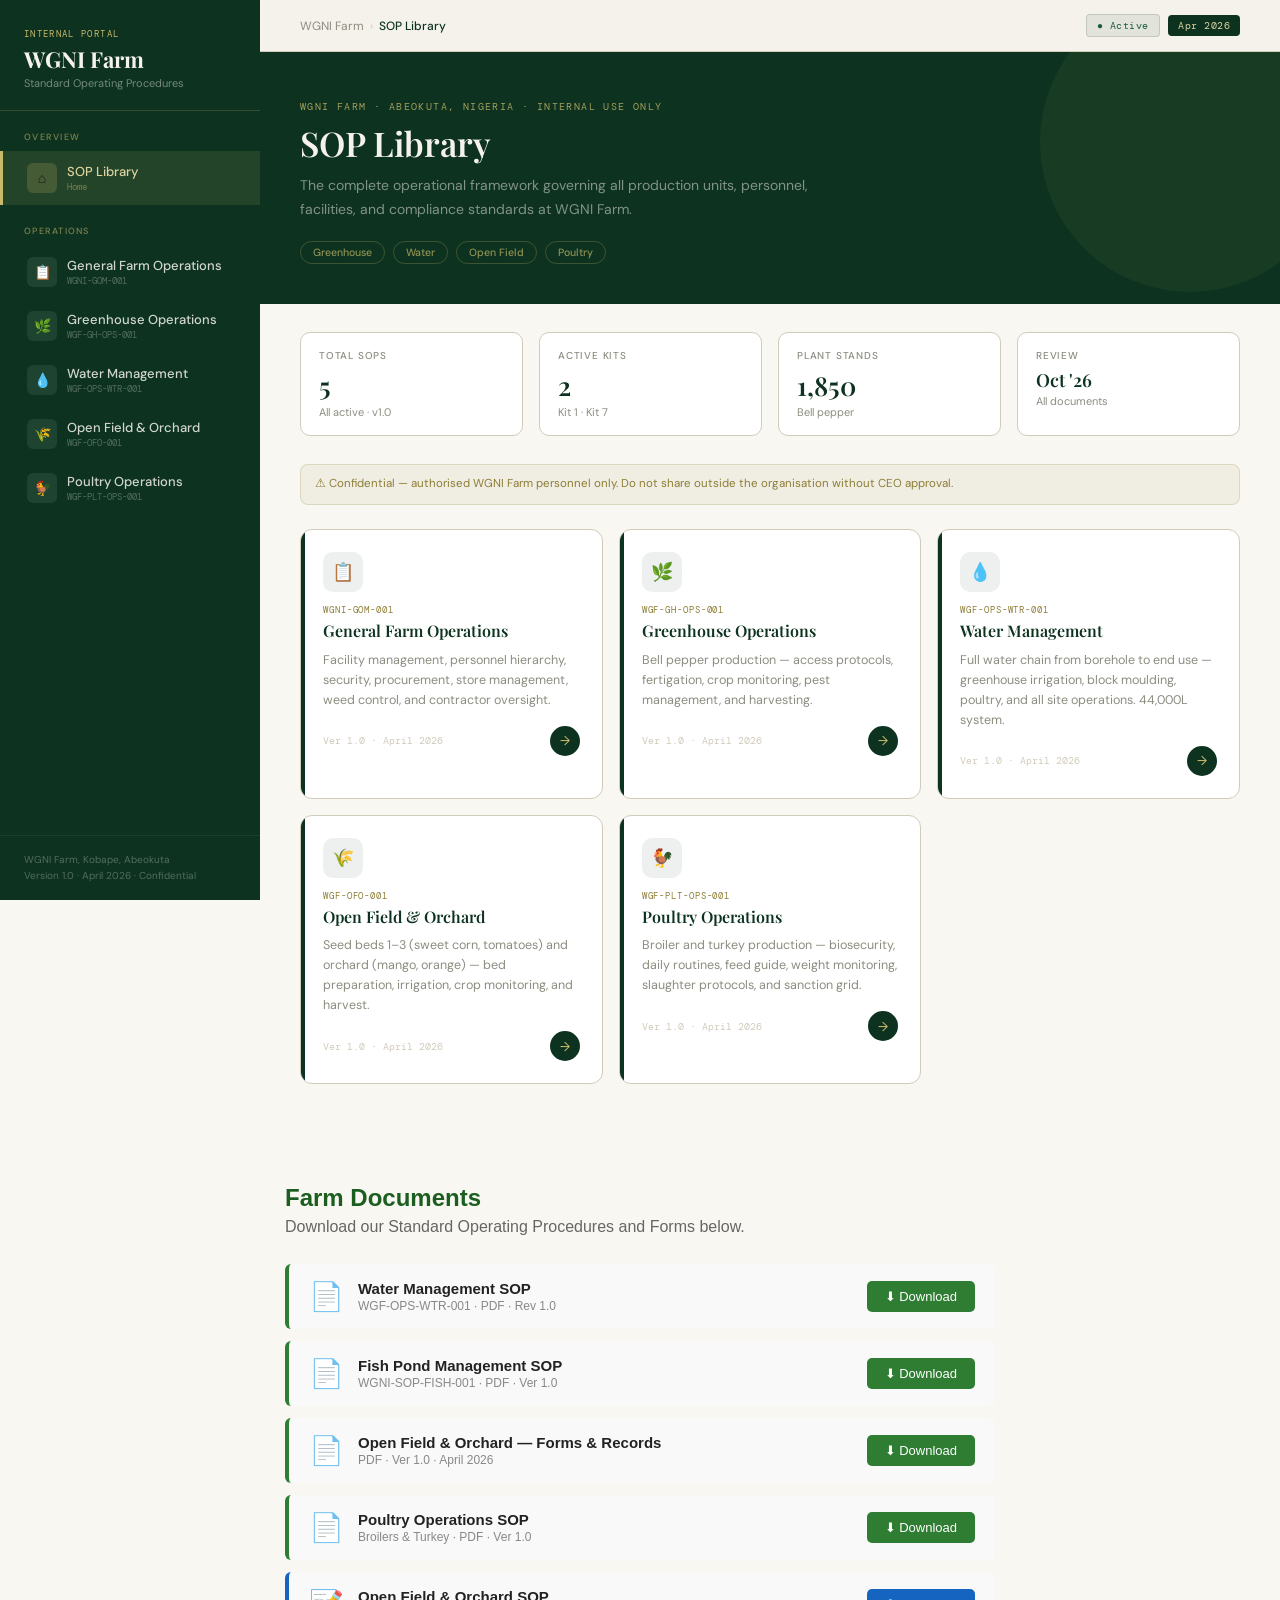
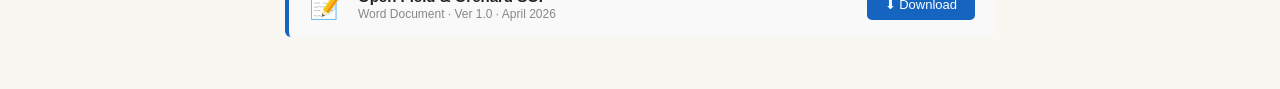
<file: Internal/SOP.html>
<!DOCTYPE html>
<html lang="en">
<head>
<meta charset="UTF-8">
<meta name="viewport" content="width=device-width, initial-scale=1.0, viewport-fit=cover">
<meta name="apple-mobile-web-app-capable" content="yes">
<meta name="apple-mobile-web-app-status-bar-style" content="black-translucent">
<meta name="theme-color" content="#0D3320">
<title>WGNI Farm — SOP Portal</title>
<link href="https://fonts.googleapis.com/css2?family=Playfair+Display:wght@500;600;700&family=DM+Sans:wght@300;400;500&family=DM+Mono:wght@400;500&display=swap" rel="stylesheet">
<style>
:root {
  --forest: #0D3320;
  --forest-mid: #1A5C38;
  --forest-light: #2E7D4F;
  --forest-deep: #071A0F;
  --yellow: #C9B96A;
  --yellow-light: #DDD3A0;
  --yellow-dark: #8C7D35;
  --parchment: #F5F2EC;
  --sand: #D1CBBB;
  --stone: #8C8C80;
  --charcoal: #4A4A4A;
  --ink: #1C1C1C;
  --cream: #F9F7F2;
  --safe-top: env(safe-area-inset-top, 0px);
  --safe-bottom: env(safe-area-inset-bottom, 0px);
  --safe-left: env(safe-area-inset-left, 0px);
  --safe-right: env(safe-area-inset-right, 0px);
}

* { margin: 0; padding: 0; box-sizing: border-box; -webkit-tap-highlight-color: transparent; }

html { scroll-behavior: smooth; }

body {
  font-family: 'DM Sans', sans-serif;
  background: var(--cream);
  color: var(--ink);
  min-height: 100vh;
  -webkit-font-smoothing: antialiased;
  -moz-osx-font-smoothing: grayscale;
  overscroll-behavior: none;
}

/* ═══════════════════════════════
   MOBILE HEADER (top bar)
═══════════════════════════════ */
.mobile-header {
  display: none;
  position: fixed;
  top: 0; left: 0; right: 0;
  z-index: 200;
  background: var(--forest);
  padding: calc(var(--safe-top) + 12px) 16px 12px;
  align-items: center;
  justify-content: space-between;
  min-height: calc(var(--safe-top) + 56px);
}

.mobile-brand {
  display: flex;
  flex-direction: column;
}

.mobile-brand-name {
  font-family: 'Playfair Display', serif;
  font-size: 17px;
  font-weight: 700;
  color: #F5F2EC;
  line-height: 1.1;
}

.mobile-brand-sub {
  font-size: 10px;
  color: rgba(245,242,236,0.45);
  margin-top: 1px;
}

.hamburger {
  width: 44px; height: 44px;
  border-radius: 10px;
  background: rgba(255,255,255,0.08);
  border: none;
  display: flex;
  flex-direction: column;
  align-items: center;
  justify-content: center;
  gap: 5px;
  cursor: pointer;
  flex-shrink: 0;
}

.hamburger span {
  display: block;
  width: 20px; height: 2px;
  background: var(--yellow);
  border-radius: 2px;
  transition: all 0.25s;
}

.hamburger.open span:nth-child(1) { transform: rotate(45deg) translate(5px, 5px); }
.hamburger.open span:nth-child(2) { opacity: 0; transform: scaleX(0); }
.hamburger.open span:nth-child(3) { transform: rotate(-45deg) translate(5px, -5px); }

/* ═══════════════════════════════
   DRAWER OVERLAY
═══════════════════════════════ */
.drawer-overlay {
  display: none;
  position: fixed;
  inset: 0;
  background: rgba(0,0,0,0.5);
  z-index: 150;
  opacity: 0;
  transition: opacity 0.25s;
}

.drawer-overlay.visible { opacity: 1; }

/* ═══════════════════════════════
   SIDEBAR (desktop) / DRAWER (mobile)
═══════════════════════════════ */
.sidebar {
  position: fixed;
  left: 0; top: 0; bottom: 0;
  width: 260px;
  background: var(--forest);
  display: flex;
  flex-direction: column;
  z-index: 160;
  overflow-y: auto;
  -webkit-overflow-scrolling: touch;
  transition: transform 0.28s cubic-bezier(0.4,0,0.2,1);
}

.sidebar-brand {
  padding: 28px 24px 20px;
  border-bottom: 1px solid rgba(201,185,106,0.2);
}

.brand-tag {
  font-family: 'DM Mono', monospace;
  font-size: 9px;
  letter-spacing: 0.15em;
  color: var(--yellow);
  text-transform: uppercase;
  margin-bottom: 6px;
}

.brand-name {
  font-family: 'Playfair Display', serif;
  font-size: 22px;
  font-weight: 700;
  color: #F5F2EC;
  line-height: 1.2;
}

.brand-sub {
  font-size: 11px;
  color: rgba(245,242,236,0.45);
  margin-top: 4px;
}

.nav-section-label {
  font-size: 9px;
  font-weight: 500;
  letter-spacing: 0.14em;
  text-transform: uppercase;
  color: rgba(201,185,106,0.6);
  padding: 20px 24px 8px;
}

.nav-item {
  display: flex;
  align-items: center;
  gap: 10px;
  padding: 12px 24px;
  cursor: pointer;
  transition: background 0.15s;
  border-left: 3px solid transparent;
  min-height: 52px;
}

.nav-item:hover, .nav-item:active { background: rgba(255,255,255,0.05); }

.nav-item.active {
  background: rgba(201,185,106,0.12);
  border-left-color: var(--yellow);
}

.nav-icon {
  width: 30px; height: 30px;
  border-radius: 6px;
  background: rgba(255,255,255,0.08);
  display: flex; align-items: center; justify-content: center;
  font-size: 14px;
  flex-shrink: 0;
}

.nav-item.active .nav-icon { background: rgba(201,185,106,0.2); }
.nav-text { flex: 1; min-width: 0; }

.nav-title {
  font-size: 13px;
  font-weight: 500;
  color: rgba(245,242,236,0.85);
  line-height: 1.3;
}

.nav-item.active .nav-title { color: var(--yellow-light); }

.nav-code {
  font-family: 'DM Mono', monospace;
  font-size: 9px;
  color: rgba(245,242,236,0.3);
}

.nav-item.active .nav-code { color: rgba(201,185,106,0.5); }

.sidebar-footer {
  margin-top: auto;
  padding: 16px 24px;
  padding-bottom: calc(16px + var(--safe-bottom));
  border-top: 1px solid rgba(255,255,255,0.06);
}

.footer-badge {
  font-size: 10px;
  color: rgba(245,242,236,0.3);
  line-height: 1.6;
}

/* ═══════════════════════════════
   MAIN CONTENT
═══════════════════════════════ */
.main {
  margin-left: 260px;
  min-height: 100vh;
}

/* ═══════════════════════════════
   TOP BAR (desktop)
═══════════════════════════════ */
.topbar {
  background: var(--parchment);
  border-bottom: 1px solid var(--sand);
  padding: 14px 40px;
  display: flex;
  align-items: center;
  justify-content: space-between;
  position: sticky;
  top: 0;
  z-index: 50;
}

.breadcrumb {
  display: flex;
  align-items: center;
  gap: 6px;
  font-size: 12px;
  color: var(--stone);
  flex: 1;
  min-width: 0;
  overflow: hidden;
}

.breadcrumb-sep { color: var(--sand); flex-shrink: 0; }
.breadcrumb-current { color: var(--forest); font-weight: 500; white-space: nowrap; overflow: hidden; text-overflow: ellipsis; }

.doc-meta {
  display: flex;
  align-items: center;
  gap: 8px;
  flex-shrink: 0;
}

.meta-pill {
  font-family: 'DM Mono', monospace;
  font-size: 10px;
  background: var(--forest);
  color: var(--yellow-light);
  padding: 4px 10px;
  border-radius: 4px;
  letter-spacing: 0.05em;
  white-space: nowrap;
}

.meta-pill.green {
  background: rgba(13,51,32,0.08);
  color: var(--forest-mid);
  border: 1px solid rgba(13,51,32,0.15);
}

/* ═══════════════════════════════
   BOTTOM NAV (mobile only)
═══════════════════════════════ */
.bottom-nav {
  display: none;
  position: fixed;
  bottom: 0; left: 0; right: 0;
  z-index: 100;
  background: var(--forest);
  border-top: 1px solid rgba(201,185,106,0.15);
  padding-bottom: var(--safe-bottom);
}

.bottom-nav-inner {
  display: flex;
  align-items: stretch;
}

.bnav-item {
  flex: 1;
  display: flex;
  flex-direction: column;
  align-items: center;
  justify-content: center;
  padding: 10px 4px 8px;
  cursor: pointer;
  min-height: 56px;
  border-top: 2px solid transparent;
  transition: all 0.15s;
  -webkit-tap-highlight-color: transparent;
}

.bnav-item.active { border-top-color: var(--yellow); }

.bnav-icon { font-size: 18px; line-height: 1; margin-bottom: 3px; }

.bnav-label {
  font-size: 9px;
  font-weight: 500;
  color: rgba(245,242,236,0.4);
  text-align: center;
  line-height: 1.2;
  letter-spacing: 0.02em;
}

.bnav-item.active .bnav-label { color: var(--yellow-light); }

/* ═══════════════════════════════
   PAGE HERO
═══════════════════════════════ */
.page-hero {
  background: var(--forest);
  padding: 48px 40px 40px;
  position: relative;
  overflow: hidden;
}

.page-hero::before {
  content: '';
  position: absolute;
  right: -60px; top: -60px;
  width: 300px; height: 300px;
  border-radius: 50%;
  background: rgba(201,185,106,0.06);
  pointer-events: none;
}

.hero-sop-code {
  font-family: 'DM Mono', monospace;
  font-size: 10px;
  letter-spacing: 0.14em;
  color: var(--yellow);
  text-transform: uppercase;
  margin-bottom: 10px;
  opacity: 0.8;
}

.hero-title {
  font-family: 'Playfair Display', serif;
  font-size: 34px;
  font-weight: 600;
  color: #F5F2EC;
  line-height: 1.2;
  margin-bottom: 10px;
}

.hero-desc {
  font-size: 14px;
  color: rgba(245,242,236,0.5);
  max-width: 520px;
  line-height: 1.7;
}

.hero-tags {
  display: flex;
  gap: 8px;
  margin-top: 20px;
  flex-wrap: wrap;
}

.hero-tag {
  font-size: 10.5px;
  padding: 4px 12px;
  border-radius: 20px;
  border: 1px solid rgba(201,185,106,0.25);
  color: rgba(201,185,106,0.7);
  font-weight: 500;
}

/* ═══════════════════════════════
   CONTENT
═══════════════════════════════ */
.content { padding: 28px 40px 60px; }

/* ═══════════════════════════════
   HOME STATS
═══════════════════════════════ */
.stat-row {
  display: grid;
  grid-template-columns: repeat(4,1fr);
  gap: 16px;
  margin-bottom: 28px;
}

.stat-card {
  background: white;
  border: 1px solid var(--sand);
  border-radius: 10px;
  padding: 16px 18px;
}

.stat-label {
  font-size: 10px;
  font-weight: 500;
  letter-spacing: 0.08em;
  text-transform: uppercase;
  color: var(--stone);
  margin-bottom: 6px;
}

.stat-value {
  font-family: 'Playfair Display', serif;
  font-size: 26px;
  font-weight: 600;
  color: var(--forest);
}

.stat-sub { font-size: 11px; color: var(--stone); margin-top: 2px; }

/* ═══════════════════════════════
   SOP CARD GRID
═══════════════════════════════ */
.sop-grid {
  display: grid;
  grid-template-columns: repeat(auto-fill, minmax(280px, 1fr));
  gap: 16px;
}

.sop-card {
  background: white;
  border: 1px solid var(--sand);
  border-radius: 12px;
  padding: 22px;
  cursor: pointer;
  transition: all 0.2s;
  position: relative;
  overflow: hidden;
}

.sop-card::before {
  content: '';
  position: absolute;
  left: 0; top: 0; bottom: 0;
  width: 4px;
  background: var(--forest);
  border-radius: 12px 0 0 12px;
}

.sop-card:active { transform: scale(0.98); border-color: var(--forest-mid); }

.card-icon {
  width: 40px; height: 40px;
  border-radius: 10px;
  background: rgba(13,51,32,0.07);
  display: flex; align-items: center; justify-content: center;
  font-size: 18px;
  margin-bottom: 12px;
}

.card-code {
  font-family: 'DM Mono', monospace;
  font-size: 9px;
  color: var(--yellow-dark);
  letter-spacing: 0.1em;
  text-transform: uppercase;
  margin-bottom: 5px;
}

.card-title {
  font-family: 'Playfair Display', serif;
  font-size: 16px;
  font-weight: 600;
  color: var(--forest);
  margin-bottom: 8px;
  line-height: 1.3;
}

.card-desc {
  font-size: 12.5px;
  color: var(--stone);
  line-height: 1.6;
  margin-bottom: 16px;
}

.card-footer {
  display: flex;
  align-items: center;
  justify-content: space-between;
}

.card-version {
  font-family: 'DM Mono', monospace;
  font-size: 10px;
  color: var(--sand);
}

.card-arrow {
  width: 30px; height: 30px;
  border-radius: 50%;
  background: var(--forest);
  color: var(--yellow);
  display: flex; align-items: center; justify-content: center;
  font-size: 13px;
}

/* ═══════════════════════════════
   CONFIDENTIAL BANNER
═══════════════════════════════ */
.conf-banner {
  background: rgba(140,125,53,0.08);
  border: 1px solid rgba(140,125,53,0.2);
  border-radius: 8px;
  padding: 10px 14px;
  font-size: 11.5px;
  color: var(--yellow-dark);
  display: flex;
  align-items: flex-start;
  gap: 8px;
  margin-bottom: 24px;
  line-height: 1.6;
}

/* ═══════════════════════════════
   BACK BUTTON
═══════════════════════════════ */
.back-btn {
  display: inline-flex;
  align-items: center;
  gap: 6px;
  font-size: 13px;
  color: var(--stone);
  cursor: pointer;
  margin-bottom: 20px;
  padding: 8px 0;
  border: none;
  background: none;
  min-height: 44px;
}

.back-btn:active { color: var(--forest); }

/* ═══════════════════════════════
   ACCORDION
═══════════════════════════════ */
.accordion {
  border: 1px solid var(--sand);
  border-radius: 10px;
  overflow: hidden;
  margin-bottom: 10px;
  background: white;
}

.accordion-header {
  padding: 15px 16px;
  display: flex;
  align-items: center;
  gap: 12px;
  cursor: pointer;
  background: white;
  transition: background 0.15s;
  user-select: none;
  min-height: 56px;
}

.accordion-header:active { background: var(--cream); }

.accordion-num {
  font-family: 'DM Mono', monospace;
  font-size: 9.5px;
  font-weight: 500;
  color: var(--yellow-dark);
  min-width: 36px;
  background: rgba(201,185,106,0.12);
  padding: 3px 6px;
  border-radius: 4px;
  text-align: center;
  flex-shrink: 0;
}

.accordion-title {
  flex: 1;
  font-size: 13.5px;
  font-weight: 500;
  color: var(--ink);
  line-height: 1.3;
}

.accordion-chevron {
  color: var(--stone);
  font-size: 11px;
  transition: transform 0.2s;
  flex-shrink: 0;
}

.accordion.open .accordion-chevron { transform: rotate(180deg); }

.accordion-body {
  display: none;
  padding: 0 16px 16px;
  border-top: 1px solid var(--parchment);
}

.accordion.open .accordion-body { display: block; }

/* ═══════════════════════════════
   CONTENT BLOCKS
═══════════════════════════════ */
.prose {
  font-size: 13.5px;
  color: var(--charcoal);
  line-height: 1.8;
  margin-top: 12px;
}

.prose p { margin-bottom: 8px; }

.rule-list { list-style: none; margin-top: 12px; }

.rule-list li {
  display: flex;
  align-items: flex-start;
  gap: 10px;
  font-size: 13px;
  color: var(--charcoal);
  line-height: 1.7;
  padding: 8px 0;
  border-bottom: 1px solid var(--parchment);
}

.rule-list li:last-child { border-bottom: none; }

.rule-dot {
  width: 6px; height: 6px;
  border-radius: 50%;
  background: var(--forest-mid);
  margin-top: 8px;
  flex-shrink: 0;
}

/* Tables — scrollable on mobile */
.table-wrap {
  overflow-x: auto;
  -webkit-overflow-scrolling: touch;
  margin-top: 12px;
  border-radius: 8px;
  border: 1px solid var(--sand);
}

.info-table {
  width: 100%;
  border-collapse: collapse;
  font-size: 12.5px;
  min-width: 320px;
}

.info-table th {
  background: var(--forest);
  color: var(--yellow-light);
  text-align: left;
  padding: 10px 12px;
  font-weight: 500;
  font-size: 10.5px;
  letter-spacing: 0.05em;
  text-transform: uppercase;
  white-space: nowrap;
}

.info-table td {
  padding: 9px 12px;
  border-bottom: 1px solid var(--parchment);
  color: var(--charcoal);
  vertical-align: top;
  line-height: 1.5;
}

.info-table tr:last-child td { border-bottom: none; }
.info-table tr:nth-child(even) td { background: var(--cream); }

.alert-box {
  background: rgba(13,51,32,0.06);
  border-left: 3px solid var(--forest-mid);
  padding: 12px 14px;
  border-radius: 0 8px 8px 0;
  margin: 12px 0;
  font-size: 13px;
  color: var(--forest);
  line-height: 1.7;
}

.warn-box {
  background: rgba(201,185,106,0.1);
  border-left: 3px solid var(--yellow-dark);
  padding: 12px 14px;
  border-radius: 0 8px 8px 0;
  margin: 12px 0;
  font-size: 13px;
  color: var(--yellow-dark);
  line-height: 1.7;
}

.step-list {
  counter-reset: step;
  list-style: none;
  margin-top: 12px;
}

.step-list li {
  counter-increment: step;
  display: flex;
  gap: 12px;
  align-items: flex-start;
  padding: 9px 0;
  font-size: 13px;
  color: var(--charcoal);
  line-height: 1.7;
  border-bottom: 1px solid var(--parchment);
}

.step-list li:last-child { border-bottom: none; }

.step-list li::before {
  content: counter(step);
  min-width: 24px; height: 24px;
  background: var(--forest);
  color: var(--yellow-light);
  font-family: 'DM Mono', monospace;
  font-size: 10px;
  border-radius: 50%;
  display: flex; align-items: center; justify-content: center;
  margin-top: 2px;
  flex-shrink: 0;
}

/* ═══════════════════════════════
   PAGE TRANSITIONS
═══════════════════════════════ */
.page { display: none; }
.page.active { display: block; animation: fadeUp 0.2s ease; }

@keyframes fadeUp {
  from { opacity: 0; transform: translateY(8px); }
  to { opacity: 1; transform: translateY(0); }
}

/* ═══════════════════════════════
   SCROLLBAR (desktop)
═══════════════════════════════ */
.sidebar::-webkit-scrollbar { width: 4px; }
.sidebar::-webkit-scrollbar-track { background: transparent; }
.sidebar::-webkit-scrollbar-thumb { background: rgba(255,255,255,0.1); border-radius: 2px; }

/* ═══════════════════════════════
   RESPONSIVE — TABLET & MOBILE
═══════════════════════════════ */
@media (max-width: 768px) {
  /* Show mobile header, hide desktop topbar */
  .mobile-header { display: flex; }
  .topbar { display: none; }

  /* Sidebar becomes a slide-in drawer */
  .sidebar {
    transform: translateX(-100%);
    top: 0;
    padding-top: calc(var(--safe-top) + 0px);
    width: 280px;
    box-shadow: 4px 0 24px rgba(0,0,0,0.3);
  }

  .sidebar.open { transform: translateX(0); }

  .drawer-overlay { display: block; pointer-events: none; }
  .drawer-overlay.visible { pointer-events: all; }

  /* Main fills full width, with padding for header + bottom nav */
  .main {
    margin-left: 0;
    padding-top: calc(var(--safe-top) + 56px);
    padding-bottom: calc(56px + var(--safe-bottom));
  }

  /* Show bottom nav */
  .bottom-nav { display: block; }

  /* Hero adjustments */
  .page-hero { padding: 28px 20px 24px; }
  .hero-title { font-size: 26px; }
  .hero-desc { font-size: 13px; }
  .hero-sop-code { font-size: 9px; }

  /* Content padding */
  .content { padding: 20px 16px 24px; }

  /* Stats — 2×2 on mobile */
  .stat-row { grid-template-columns: 1fr 1fr; gap: 10px; margin-bottom: 20px; }
  .stat-card { padding: 14px; }
  .stat-value { font-size: 22px; }

  /* SOP cards — single column */
  .sop-grid { grid-template-columns: 1fr; gap: 12px; }
  .sop-card { padding: 18px; }

  /* Accordion */
  .accordion-header { padding: 14px; min-height: 52px; }
  .accordion-body { padding: 0 14px 14px; }
  .accordion-title { font-size: 13px; }

  /* Back button */
  .back-btn { font-size: 13px; }

  /* Table scroll hint */
  .table-wrap::after {
    content: '';
    position: absolute;
    right: 0; top: 0; bottom: 0;
    width: 24px;
    background: linear-gradient(to right, transparent, rgba(249,247,242,0.8));
    pointer-events: none;
    border-radius: 0 8px 8px 0;
  }

  .table-wrap { position: relative; }
}

@media (max-width: 400px) {
  .hero-title { font-size: 22px; }
  .stat-row { grid-template-columns: 1fr 1fr; }
  .stat-value { font-size: 20px; }
  .info-table { font-size: 11.5px; }
  .info-table th, .info-table td { padding: 8px 10px; }
}
</style>
</head>
<body>

<!-- MOBILE HEADER -->
<header class="mobile-header" id="mobileHeader">
  <div class="mobile-brand">
    <div class="mobile-brand-name">WGNI Farm</div>
    <div class="mobile-brand-sub">SOP Portal</div>
  </div>
  <button class="hamburger" id="hamburger" aria-label="Menu" onclick="toggleDrawer()">
    <span></span><span></span><span></span>
  </button>
</header>

<!-- DRAWER OVERLAY -->
<div class="drawer-overlay" id="drawerOverlay" onclick="closeDrawer()"></div>

<!-- SIDEBAR / DRAWER -->
<nav class="sidebar" id="sidebar">
  <div class="sidebar-brand">
    <div class="brand-tag">Internal Portal</div>
    <div class="brand-name">WGNI Farm</div>
    <div class="brand-sub">Standard Operating Procedures</div>
  </div>

  <div class="nav-section-label">Overview</div>
  <div class="nav-item active" onclick="showPage('home',this)">
    <div class="nav-icon">⌂</div>
    <div class="nav-text">
      <div class="nav-title">SOP Library</div>
      <div class="nav-code">Home</div>
    </div>
  </div>

  <div class="nav-section-label">Operations</div>

  <div class="nav-item" onclick="showPage('general',this)">
    <div class="nav-icon">📋</div>
    <div class="nav-text">
      <div class="nav-title">General Farm Operations</div>
      <div class="nav-code">WGNI-GOM-001</div>
    </div>
  </div>

  <div class="nav-item" onclick="showPage('greenhouse',this)">
    <div class="nav-icon">🌿</div>
    <div class="nav-text">
      <div class="nav-title">Greenhouse Operations</div>
      <div class="nav-code">WGF-GH-OPS-001</div>
    </div>
  </div>

  <div class="nav-item" onclick="showPage('water',this)">
    <div class="nav-icon">💧</div>
    <div class="nav-text">
      <div class="nav-title">Water Management</div>
      <div class="nav-code">WGF-OPS-WTR-001</div>
    </div>
  </div>

  <div class="nav-item" onclick="showPage('openfield',this)">
    <div class="nav-icon">🌾</div>
    <div class="nav-text">
      <div class="nav-title">Open Field & Orchard</div>
      <div class="nav-code">WGF-OFO-001</div>
    </div>
  </div>

  <div class="nav-item" onclick="showPage('poultry',this)">
    <div class="nav-icon">🐓</div>
    <div class="nav-text">
      <div class="nav-title">Poultry Operations</div>
      <div class="nav-code">WGF-PLT-OPS-001</div>
    </div>
  </div>

  <div class="sidebar-footer">
    <div class="footer-badge">WGNI Farm, Kobape, Abeokuta<br>Version 1.0 · April 2026 · Confidential</div>
  </div>
</nav>

<!-- BOTTOM NAV (mobile) -->
<nav class="bottom-nav" id="bottomNav">
  <div class="bottom-nav-inner">
    <div class="bnav-item active" id="bnav-home" onclick="showPage('home',document.querySelector('.nav-item'))">
      <div class="bnav-icon">⌂</div>
      <div class="bnav-label">Library</div>
    </div>
    <div class="bnav-item" id="bnav-general" onclick="showPage('general',document.querySelectorAll('.nav-item')[1])">
      <div class="bnav-icon">📋</div>
      <div class="bnav-label">General</div>
    </div>
    <div class="bnav-item" id="bnav-greenhouse" onclick="showPage('greenhouse',document.querySelectorAll('.nav-item')[2])">
      <div class="bnav-icon">🌿</div>
      <div class="bnav-label">GH</div>
    </div>
    <div class="bnav-item" id="bnav-water" onclick="showPage('water',document.querySelectorAll('.nav-item')[3])">
      <div class="bnav-icon">💧</div>
      <div class="bnav-label">Water</div>
    </div>
    <div class="bnav-item" id="bnav-openfield" onclick="showPage('openfield',document.querySelectorAll('.nav-item')[4])">
      <div class="bnav-icon">🌾</div>
      <div class="bnav-label">Field</div>
    </div>
    <div class="bnav-item" id="bnav-poultry" onclick="showPage('poultry',document.querySelectorAll('.nav-item')[5])">
      <div class="bnav-icon">🐓</div>
      <div class="bnav-label">Poultry</div>
    </div>
  </div>
</nav>

<!-- MAIN -->
<div class="main">

  <!-- DESKTOP TOPBAR -->
  <div class="topbar">
    <div class="breadcrumb" id="breadcrumb">
      <span>WGNI Farm</span>
      <span class="breadcrumb-sep">›</span>
      <span class="breadcrumb-current">SOP Library</span>
    </div>
    <div class="doc-meta">
      <span class="meta-pill green">● Active</span>
      <span class="meta-pill">Apr 2026</span>
    </div>
  </div>

  <!-- ══ HOME ══ -->
  <div id="page-home" class="page active">
    <div class="page-hero">
      <div class="hero-sop-code">WGNI Farm · Abeokuta, Nigeria · Internal Use Only</div>
      <div class="hero-title">SOP Library</div>
      <div class="hero-desc">The complete operational framework governing all production units, personnel, facilities, and compliance standards at WGNI Farm.</div>
      <div class="hero-tags">
        <span class="hero-tag">Greenhouse</span>
        <span class="hero-tag">Water</span>
        <span class="hero-tag">Open Field</span>
        <span class="hero-tag">Poultry</span>
      </div>
    </div>
    <div class="content">
      <div class="stat-row">
        <div class="stat-card">
          <div class="stat-label">Total SOPs</div>
          <div class="stat-value">5</div>
          <div class="stat-sub">All active · v1.0</div>
        </div>
        <div class="stat-card">
          <div class="stat-label">Active Kits</div>
          <div class="stat-value">2</div>
          <div class="stat-sub">Kit 1 · Kit 7</div>
        </div>
        <div class="stat-card">
          <div class="stat-label">Plant Stands</div>
          <div class="stat-value">1,850</div>
          <div class="stat-sub">Bell pepper</div>
        </div>
        <div class="stat-card">
          <div class="stat-label">Review</div>
          <div class="stat-value" style="font-size:18px;">Oct '26</div>
          <div class="stat-sub">All documents</div>
        </div>
      </div>

      <div class="conf-banner">⚠ Confidential — authorised WGNI Farm personnel only. Do not share outside the organisation without CEO approval.</div>

      <div class="sop-grid">
        <div class="sop-card" data-page="general">
          <div class="card-icon">📋</div>
          <div class="card-code">WGNI-GOM-001</div>
          <div class="card-title">General Farm Operations</div>
          <div class="card-desc">Facility management, personnel hierarchy, security, procurement, store management, weed control, and contractor oversight.</div>
          <div class="card-footer"><span class="card-version">Ver 1.0 · April 2026</span><div class="card-arrow">→</div></div>
        </div>
        <div class="sop-card" data-page="greenhouse">
          <div class="card-icon">🌿</div>
          <div class="card-code">WGF-GH-OPS-001</div>
          <div class="card-title">Greenhouse Operations</div>
          <div class="card-desc">Bell pepper production — access protocols, fertigation, crop monitoring, pest management, and harvesting.</div>
          <div class="card-footer"><span class="card-version">Ver 1.0 · April 2026</span><div class="card-arrow">→</div></div>
        </div>
        <div class="sop-card" data-page="water">
          <div class="card-icon">💧</div>
          <div class="card-code">WGF-OPS-WTR-001</div>
          <div class="card-title">Water Management</div>
          <div class="card-desc">Full water chain from borehole to end use — greenhouse irrigation, block moulding, poultry, and all site operations. 44,000L system.</div>
          <div class="card-footer"><span class="card-version">Ver 1.0 · April 2026</span><div class="card-arrow">→</div></div>
        </div>
        <div class="sop-card" data-page="openfield">
          <div class="card-icon">🌾</div>
          <div class="card-code">WGF-OFO-001</div>
          <div class="card-title">Open Field & Orchard</div>
          <div class="card-desc">Seed beds 1–3 (sweet corn, tomatoes) and orchard (mango, orange) — bed preparation, irrigation, crop monitoring, and harvest.</div>
          <div class="card-footer"><span class="card-version">Ver 1.0 · April 2026</span><div class="card-arrow">→</div></div>
        </div>
        <div class="sop-card" data-page="poultry">
          <div class="card-icon">🐓</div>
          <div class="card-code">WGF-PLT-OPS-001</div>
          <div class="card-title">Poultry Operations</div>
          <div class="card-desc">Broiler and turkey production — biosecurity, daily routines, feed guide, weight monitoring, slaughter protocols, and sanction grid.</div>
          <div class="card-footer"><span class="card-version">Ver 1.0 · April 2026</span><div class="card-arrow">→</div></div>
        </div>
      </div>
    </div>
  </div>

  <!-- ══ GENERAL FARM OPERATIONS ══ -->
  <div id="page-general" class="page">
    <div class="page-hero">
      <div class="hero-sop-code">WGNI-GOM-001 · Ver 1.0 · Approved: EA · April 2026</div>
      <div class="hero-title">General Farm Operations</div>
      <div class="hero-desc">Governing framework for the day-to-day management of WGNI Farm across all staff, contractors, facilities, and compliance requirements.</div>
      <div class="hero-tags"><span class="hero-tag">All Staff</span><span class="hero-tag">Contractors</span><span class="hero-tag">Security</span><span class="hero-tag">Procurement</span></div>
    </div>
    <div class="content">
      <button class="back-btn" onclick="showPage('home',document.querySelector('.nav-item'))">← Back to Library</button>

      <div class="accordion open">
        <div class="accordion-header" onclick="toggleAccordion(this)">
          <span class="accordion-num">SEC 1</span><span class="accordion-title">Purpose & Scope</span><span class="accordion-chevron">▼</span>
        </div>
        <div class="accordion-body">
          <div class="prose"><p>This manual establishes the standard operating framework for the day-to-day management of WGNI Farm. It governs facility management, cleanliness, weed control, security, personnel conduct, store management, procurement, and contractor oversight across all farm areas.</p><p>Applies to all permanent staff, casual workers, security personnel, and contractors — including weekends and after hours.</p></div>
          <div class="alert-box">Scope: greenhouse facilities, open field, fish pond, poultry area, security house, staff quarters, store, factory facility, and all access roads within the farm perimeter.</div>
        </div>
      </div>

      <div class="accordion">
        <div class="accordion-header" onclick="toggleAccordion(this)">
          <span class="accordion-num">SEC 4</span><span class="accordion-title">Organisational Structure & Hierarchy</span><span class="accordion-chevron">▼</span>
        </div>
        <div class="accordion-body">
          <div class="prose"><p>The Farm Manager and Farm Supervisor are parallel positions — neither is superior to the other.</p></div>
          <div class="table-wrap"><table class="info-table">
            <tr><th>Role</th><th>Reports To</th><th>Primary Authority</th></tr>
            <tr><td>EA</td><td>CEO / Chairman</td><td>Independent operational oversight</td></tr>
            <tr><td>Farm Manager</td><td>EA / CEO</td><td>All crop, livestock, fish & agronomic matters</td></tr>
            <tr><td>Farm Supervisor</td><td>CEO (direct)</td><td>Store, inventory, procurement, contractors</td></tr>
            <tr><td>Fish Farm Worker</td><td>Farm Manager</td><td>All fishpond daily operations</td></tr>
            <tr><td>Poultry Attendant</td><td>Farm Manager</td><td>Daily poultry operations</td></tr>
            <tr><td>Security (×3)</td><td>Farm Manager</td><td>Gate, perimeter, visitor access</td></tr>
          </table></div>
          <div class="warn-box">⚠ The Farm Manager and Farm Supervisor must never both be absent simultaneously. Any planned absence must be communicated to the EA in advance.</div>
        </div>
      </div>

      <div class="accordion">
        <div class="accordion-header" onclick="toggleAccordion(this)">
          <span class="accordion-num">SEC 10</span><span class="accordion-title">Security Management</span><span class="accordion-chevron">▼</span>
        </div>
        <div class="accordion-body">
          <ul class="rule-list">
            <li><div class="rule-dot"></div>At least one security officer must be at the main gate at all times — day, night, weekdays, and weekends.</li>
            <li><div class="rule-dot"></div>When one officer steps out, another must assume gate duty before departure.</li>
            <li><div class="rule-dot"></div>Every officer maintains a step-out register: date, time out, destination, reason, time back, signature.</li>
            <li><div class="rule-dot"></div>All visitors must sign the visitor register before entering — no exceptions regardless of identity.</li>
            <li><div class="rule-dot"></div>Delivery vehicles must be logged: registration, driver name, purpose, time in/out.</li>
          </ul>
          <div class="table-wrap" style="margin-top:14px"><table class="info-table">
            <tr><th>Restricted Zone</th><th>Permission From</th></tr>
            <tr><td>Store and inventory room</td><td>Farm Supervisor</td></tr>
            <tr><td>Greenhouse kits (active)</td><td>Farm Manager</td></tr>
            <tr><td>Fish pond area</td><td>Farm Manager</td></tr>
            <tr><td>Poultry area</td><td>Farm Manager</td></tr>
            <tr><td>Factory facility</td><td>Farm Supervisor</td></tr>
          </table></div>
        </div>
      </div>

      <div class="accordion">
        <div class="accordion-header" onclick="toggleAccordion(this)">
          <span class="accordion-num">SEC 12</span><span class="accordion-title">Procurement & Approval Thresholds</span><span class="accordion-chevron">▼</span>
        </div>
        <div class="accordion-body">
          <div class="table-wrap"><table class="info-table">
            <tr><th>Amount</th><th>Approving Authority</th></tr>
            <tr><td>Below ₦50,000</td><td>Farm Manager</td></tr>
            <tr><td>₦50,000 – ₦200,000</td><td>EA</td></tr>
            <tr><td>Above ₦200,000</td><td>CEO</td></tr>
          </table></div>
          <div class="warn-box">⚠ Splitting a purchase to avoid a higher approval tier is strictly prohibited — constitutes a disciplinary offence.</div>
          <div class="prose"><p>All receipts must be submitted to the EA via Notion or the WhatsApp Group immediately after purchase. A receipt is required for every transaction.</p></div>
        </div>
      </div>

      <div class="accordion">
        <div class="accordion-header" onclick="toggleAccordion(this)">
          <span class="accordion-num">SEC 8–9</span><span class="accordion-title">Cleanliness, Sanitation & Weed Management</span><span class="accordion-chevron">▼</span>
        </div>
        <div class="accordion-body">
          <div class="alert-box">Every Saturday: whole-farm deep clean mandatory for all residents and farm workers. Farm Manager supervises and confirms completion.</div>
          <ul class="rule-list">
            <li><div class="rule-dot"></div>Chemical herbicides must never be applied inside greenhouse kits, over fish ponds, or directly over open field crops.</li>
            <li><div class="rule-dot"></div>Minimum 5 m from any greenhouse kit wall before spraying begins.</li>
            <li><div class="rule-dot"></div>Minimum 10 m from any fish pond edge.</li>
            <li><div class="rule-dot"></div>Full PPE required at all times during chemical application.</li>
            <li><div class="rule-dot"></div>No cooking inside any building. Outdoor cooking only — minimum 5 m from any building or flammable material.</li>
          </ul>
        </div>
      </div>
    </div>
  </div>

  <!-- ══ GREENHOUSE ══ -->
  <div id="page-greenhouse" class="page">
    <div class="page-hero">
      <div class="hero-sop-code">WGF-GH-OPS-001 · Ver 1.0 · CEO Authorised · April 2026</div>
      <div class="hero-title">Greenhouse Operations</div>
      <div class="hero-desc">Bell pepper production across all active greenhouse kits. Access, fertigation, irrigation, crop monitoring, and pest management.</div>
      <div class="hero-tags"><span class="hero-tag">Kit 1 — 500 sqm · 1,200 stands</span><span class="hero-tag">Kit 7 — 250 sqm · 600 stands</span></div>
    </div>
    <div class="content">
      <button class="back-btn" onclick="showPage('home',document.querySelector('.nav-item'))">← Back to Library</button>

      <div class="accordion open">
        <div class="accordion-header" onclick="toggleAccordion(this)">
          <span class="accordion-num">SEC 1</span><span class="accordion-title">Access & Security Protocols</span><span class="accordion-chevron">▼</span>
        </div>
        <div class="accordion-body">
          <div class="prose"><p>Only three personnel may enter any active greenhouse kit: the assigned Greenhouse Worker, the Agronomist, and the Farm Manager. No other person — including visitors, buyers, or contractors — may enter under any circumstance.</p></div>
          <ul class="rule-list">
            <li><div class="rule-dot"></div>Remove or cover external footwear at the entrance. Dedicated greenhouse footwear for each kit must be worn inside at all times.</li>
            <li><div class="rule-dot"></div>Wash hands with soap and water before touching any plant, bed, irrigation line, or tool.</li>
            <li><div class="rule-dot"></div>Close and secure the door immediately on entry. It must remain closed at all times while anyone is inside.</li>
            <li><div class="rule-dot"></div>When moving between kits — wash hands and clean footwear before entering the next kit.</li>
            <li><div class="rule-dot"></div>Tools and equipment assigned to one kit must not be transferred without cleaning and disinfection using Hypo solution.</li>
          </ul>
        </div>
      </div>

      <div class="accordion">
        <div class="accordion-header" onclick="toggleAccordion(this)">
          <span class="accordion-num">SEC 2</span><span class="accordion-title">Environmental & Perimeter Conditions</span><span class="accordion-chevron">▼</span>
        </div>
        <div class="accordion-body">
          <ul class="rule-list">
            <li><div class="rule-dot"></div>Minimum 2-metre clearance zone around every active greenhouse kit at all times.</li>
            <li><div class="rule-dot"></div>Grass must not exceed 5 cm within the clearance zone.</li>
            <li><div class="rule-dot"></div>No standing water, organic debris, or stored materials within the 2-metre zone.</li>
            <li><div class="rule-dot"></div>Gravelled drainage channel at the base of the exterior wall must remain clear at all times.</li>
            <li><div class="rule-dot"></div>Herbicides must never be used inside an active greenhouse.</li>
          </ul>
          <div class="alert-box">Mulch film damage — any tear, lifted section, or widened planting hole must be reported to the Agronomist on the day it is observed.</div>
        </div>
      </div>

      <div class="accordion">
        <div class="accordion-header" onclick="toggleAccordion(this)">
          <span class="accordion-num">SEC 3</span><span class="accordion-title">Water Supply & Pumping</span><span class="accordion-chevron">▼</span>
        </div>
        <div class="accordion-body">
          <div class="prose"><p>Water is transferred from the main storage tank to the greenhouse header tank using a 2HP mud pump. From the header tank, water flows through drip irrigation lines during each fertigation run.</p></div>
          <ul class="rule-list">
            <li><div class="rule-dot"></div>Check header tank level every morning before irrigation and every evening before the evening run.</li>
            <li><div class="rule-dot"></div>Pump when header tank drops below half capacity.</li>
            <li><div class="rule-dot"></div>Never allow the header tank to run completely empty — air enters drip lines causing uneven delivery.</li>
            <li><div class="rule-dot"></div>A running pump must never be left unattended.</li>
          </ul>
          <div class="table-wrap"><table class="info-table">
            <tr><th>Fault</th><th>Immediate Action</th></tr>
            <tr><td>Abnormal sounds (rattling, grinding)</td><td>Switch off immediately. Report to Farm Manager.</td></tr>
            <tr><td>Water leaking from delivery pipe</td><td>Switch off. Report to Farm Manager.</td></tr>
            <tr><td>Pump running but tank not rising</td><td>Switch off immediately. Report to Farm Manager.</td></tr>
            <tr><td>Main storage tank empty</td><td>Do not start. Report to Farm Manager immediately.</td></tr>
          </table></div>
        </div>
      </div>

      <div class="accordion">
        <div class="accordion-header" onclick="toggleAccordion(this)">
          <span class="accordion-num">SEC 4</span><span class="accordion-title">Fertigation & Irrigation Schedule</span><span class="accordion-chevron">▼</span>
        </div>
        <div class="accordion-body">
          <div class="alert-box">Standard schedule: Cycle 1 at 6:30 AM · Cycle 2 at 4:30 PM. Avoid irrigating between 11:30 AM and 3:30 PM during hot dry periods.</div>
          <div class="table-wrap"><table class="info-table">
            <tr><th>Growth Stage</th><th>L/Stand/Day</th><th>Kit 1 Daily</th><th>Kit 7 Daily</th><th>Valve Time</th></tr>
            <tr><td>Transplant (current)</td><td>0.5L</td><td>600L</td><td>300L</td><td>7.5 min</td></tr>
            <tr><td>Early vegetative</td><td>0.75L</td><td>900L</td><td>450L</td><td>11.25 min</td></tr>
            <tr><td>Active vegetative</td><td>1.0L</td><td>1,200L</td><td>600L</td><td>15 min</td></tr>
            <tr><td>Flowering/early fruiting</td><td>1.25L</td><td>1,500L</td><td>750L</td><td>18.75 min</td></tr>
            <tr><td>Full fruiting</td><td>1.5L</td><td>1,800L</td><td>900L</td><td>22.5 min</td></tr>
          </table></div>
        </div>
      </div>

      <div class="accordion">
        <div class="accordion-header" onclick="toggleAccordion(this)">
          <span class="accordion-num">SEC 5</span><span class="accordion-title">Crop Monitoring & Observation</span><span class="accordion-chevron">▼</span>
        </div>
        <div class="accordion-body">
          <div class="prose"><p>A full observation walkthrough must be conducted at every morning and evening session. Walk slowly through every row from end to end.</p></div>
          <ul class="rule-list">
            <li><div class="rule-dot"></div>Check every plant for wilting, colour change, drooping, or unusual markings.</li>
            <li><div class="rule-dot"></div>Inspect drip emitters along each row — all must be dripping. Report blocked emitters before the next run.</li>
            <li><div class="rule-dot"></div>Check mulch film for tears, lifting, or widened holes.</li>
            <li><div class="rule-dot"></div>Inspect upper and lower leaf surfaces of any plant showing discolouration.</li>
            <li><div class="rule-dot"></div>Any plant showing disease symptoms must be flagged to the Agronomist same day. Do not treat without instruction.</li>
          </ul>
        </div>
      </div>
    </div>
  </div>

  <!-- ══ WATER MANAGEMENT ══ -->
  <div id="page-water" class="page">
    <div class="page-hero">
      <div class="hero-sop-code">WGF-OPS-WTR-001 · Rev 1.0 · April 2026</div>
      <div class="hero-title">Water Management</div>
      <div class="hero-desc">Full water chain governance from borehole to end use across greenhouse irrigation, block moulding, poultry, fishpond, and all site operations.</div>
      <div class="hero-tags"><span class="hero-tag">System: 44,000L</span><span class="hero-tag">Base: 30,000L</span><span class="hero-tag">Overhead: 14,000L</span></div>
    </div>
    <div class="content">
      <button class="back-btn" onclick="showPage('home',document.querySelector('.nav-item'))">← Back to Library</button>

      <div class="accordion open">
        <div class="accordion-header" onclick="toggleAccordion(this)">
          <span class="accordion-num">SEC A</span><span class="accordion-title">System Overview & Water Chain</span><span class="accordion-chevron">▼</span>
        </div>
        <div class="accordion-body">
          <div class="alert-box">Water chain: BOREHOLE → INTAKE PUMPS → 6×5,000L BASE TANKS → DUAL FILTRATION → MAIN TOWER (10,000L) → EN-ROUTE CHANNELS → STAND 1 & 2 STOREX (4,000L) → DRIP IRRIGATION → CROP STANDS</div>
          <div class="table-wrap"><table class="info-table">
            <tr><th>Component</th><th>Specification</th><th>Qty</th></tr>
            <tr><td>Borehole</td><td>Primary water source</td><td>1</td></tr>
            <tr><td>Ecoflow solar pump</td><td>Primary intake — solar + AC generator backup</td><td>1</td></tr>
            <tr><td>Electric surface pump</td><td>Secondary/backup — AC generator powered</td><td>1</td></tr>
            <tr><td>Base storage tanks</td><td>5,000L each = 30,000L total</td><td>6</td></tr>
            <tr><td>Main water tower (Geepee)</td><td>4 × 2,500L = 10,000L total</td><td>1</td></tr>
            <tr><td>Stand 1 (Storex)</td><td>2 × 1,000L — feeds Kit 1, 2, 3, 6</td><td>1</td></tr>
            <tr><td>Stand 2 (Storex)</td><td>2 × 1,000L — feeds Kit 4, 5, 7</td><td>1</td></tr>
          </table></div>
        </div>
      </div>

      <div class="accordion">
        <div class="accordion-header" onclick="toggleAccordion(this)">
          <span class="accordion-num">SEC B</span><span class="accordion-title">Base Tank Management</span><span class="accordion-chevron">▼</span>
        </div>
        <div class="accordion-body">
          <div class="prose"><p>The Ecoflow hybrid solar pump is the primary method for filling base tanks. It operates automatically from 8:00 AM to 5:30 PM, switching between solar and generator AC backup as needed.</p></div>
          <ul class="rule-list">
            <li><div class="rule-dot"></div>Never allow combined base tank storage to drop below 5,000L.</li>
            <li><div class="rule-dot"></div>Visually assess all 6 tanks every morning before any pumping or site activity begins.</li>
            <li><div class="rule-dot"></div>Allow Ecoflow solar to run first. Use electric pump only when solar is insufficient.</li>
            <li><div class="rule-dot"></div>If base tanks approach 5,000L — pause ALL non-greenhouse draws immediately.</li>
            <li><div class="rule-dot"></div>Cover all base tank inlets when not in use.</li>
          </ul>
        </div>
      </div>

      <div class="accordion">
        <div class="accordion-header" onclick="toggleAccordion(this)">
          <span class="accordion-num">SEC D</span><span class="accordion-title">Pumping Modes & Fuel Reference</span><span class="accordion-chevron">▼</span>
        </div>
        <div class="accordion-body">
          <div class="table-wrap"><table class="info-table">
            <tr><th>Mode</th><th>Volume</th><th>Time</th><th>Petrol</th><th>Cost</th></tr>
            <tr><td>Mode 1 — Full tower</td><td>10,000L</td><td>~3 hrs</td><td>~1.9L</td><td>~₦2,470</td></tr>
            <tr><td>Mode 2 — Stand 1</td><td>2,000L</td><td>~40 min</td><td>~0.38L</td><td>~₦494</td></tr>
            <tr><td>Mode 3 — Stand 2</td><td>2,000L</td><td>~40 min</td><td>~0.38L</td><td>~₦494</td></tr>
            <tr><td>Full system fill</td><td>14,000L</td><td>~4 hrs</td><td>~2.6L</td><td>~₦3,380</td></tr>
          </table></div>
          <div class="warn-box">⚠ Budget generator fuel and block moulding petrol separately. Never mix fuel containers between equipment.</div>
        </div>
      </div>

      <div class="accordion">
        <div class="accordion-header" onclick="toggleAccordion(this)">
          <span class="accordion-num">SEC I</span><span class="accordion-title">Water Priority Hierarchy</span><span class="accordion-chevron">▼</span>
        </div>
        <div class="accordion-body">
          <div class="table-wrap"><table class="info-table">
            <tr><th>Priority</th><th>Activity</th><th>Reason</th></tr>
            <tr><td>1 — Highest</td><td>Greenhouse irrigation</td><td>Crop survival — non-negotiable</td></tr>
            <tr><td>2</td><td>Poultry & fishpond</td><td>Animal welfare requires consistency</td></tr>
            <tr><td>3</td><td>Block moulding mixing</td><td>Can pause without permanent loss</td></tr>
            <tr><td>4 — Lowest</td><td>Block moulding curing</td><td>Can defer 24–48 hrs if needed</td></tr>
          </table></div>
          <ul class="rule-list" style="margin-top:12px">
            <li><div class="rule-dot"></div>Never run drip lines while it is actively raining.</li>
            <li><div class="rule-dot"></div>Reduce irrigation by 30–40% on overcast or cool days.</li>
            <li><div class="rule-dot"></div>Inspect drip tape weekly for blocked or burst emitters.</li>
            <li><div class="rule-dot"></div>Do not allow any overhead tank to overflow.</li>
            <li><div class="rule-dot"></div>Never pump from base tanks below the 5,000L safety threshold.</li>
          </ul>
        </div>
      </div>

      <div class="accordion">
        <div class="accordion-header" onclick="toggleAccordion(this)">
          <span class="accordion-num">SEC K</span><span class="accordion-title">Escalation & Fault Reporting</span><span class="accordion-chevron">▼</span>
        </div>
        <div class="accordion-body">
          <div class="warn-box">⚠ Stop operations and notify the Farm Manager immediately for any of the following faults.</div>
          <div class="table-wrap"><table class="info-table">
            <tr><th>Fault</th><th>Immediate Action</th></tr>
            <tr><td>No water flow after 2 priming attempts</td><td>Stop pump. Do not attempt third start. Report.</td></tr>
            <tr><td>Ecoflow controller fault code</td><td>Do not reset without Farm Manager guidance.</td></tr>
            <tr><td>Base tanks below 5,000L combined</td><td>Suspend all non-greenhouse draws. Prioritise refill.</td></tr>
            <tr><td>Visible leak at pipe, vessel, or tank</td><td>Stop pumping. Isolate section. Report.</td></tr>
            <tr><td>Water discolouration persists after backwash</td><td>Do not pump to greenhouse. Report immediately.</td></tr>
            <tr><td>Knocking or rattling sounds from engine</td><td>Stop immediately. Do not restart. Report.</td></tr>
          </table></div>
        </div>
      </div>
    </div>
  </div>

  <!-- ══ OPEN FIELD & ORCHARD ══ -->
  <div id="page-openfield" class="page">
    <div class="page-hero">
      <div class="hero-sop-code">WGF-OFO-001 · Ver 1.0 · CEO Authorised · April 2026</div>
      <div class="hero-title">Open Field & Orchard</div>
      <div class="hero-desc">Seed beds 1–3 and orchard — bed preparation, irrigation, crop monitoring, chemical application, and harvest standards.</div>
      <div class="hero-tags"><span class="hero-tag">Beds 1–3</span><span class="hero-tag">Sweet Corn · Tomatoes</span><span class="hero-tag">Mango · Orange</span></div>
    </div>
    <div class="content">
      <button class="back-btn" onclick="showPage('home',document.querySelector('.nav-item'))">← Back to Library</button>

      <div class="accordion open">
        <div class="accordion-header" onclick="toggleAccordion(this)">
          <span class="accordion-num">SEC 1</span><span class="accordion-title">Access & Security</span><span class="accordion-chevron">▼</span>
        </div>
        <div class="accordion-body">
          <ul class="rule-list">
            <li><div class="rule-dot"></div>Assigned field workers, the Agronomist, and the Farm Manager are authorised to access seed beds during working hours.</li>
            <li><div class="rule-dot"></div>Visitors may observe from the field perimeter only. They must not enter active beds without Farm Manager authorisation.</li>
            <li><div class="rule-dot"></div>No vehicle may enter the orchard without Farm Manager authorisation — causes soil compaction and root damage.</li>
            <li><div class="rule-dot"></div>No livestock may access the orchard area at any time.</li>
            <li><div class="rule-dot"></div>All tools must be returned to the store at the end of every working day. No tool is left in the field overnight.</li>
          </ul>
        </div>
      </div>

      <div class="accordion">
        <div class="accordion-header" onclick="toggleAccordion(this)">
          <span class="accordion-num">SEC 2</span><span class="accordion-title">Bed Preparation Standards</span><span class="accordion-chevron">▼</span>
        </div>
        <div class="accordion-body">
          <div class="table-wrap"><table class="info-table">
            <tr><th>Standard</th><th>Specification</th></tr>
            <tr><td>Bed width</td><td>90–100 cm across the top</td></tr>
            <tr><td>Bed height</td><td>15–20 cm above ground level</td></tr>
            <tr><td>Walkway between beds</td><td>Minimum 50 cm</td></tr>
            <tr><td>Soil tilling depth</td><td>At least 25–30 cm</td></tr>
            <tr><td>Drip line</td><td>One per bed, centre. Tested before mulch film applied.</td></tr>
            <tr><td>Mulch film</td><td>Black polythene — pulled taut, anchored both sides. Not reused without Agronomist approval.</td></tr>
          </table></div>
          <div class="warn-box">⚠ Do not lay mulch film over an untested drip line.</div>
        </div>
      </div>

      <div class="accordion">
        <div class="accordion-header" onclick="toggleAccordion(this)">
          <span class="accordion-num">SEC 3</span><span class="accordion-title">Irrigation Management</span><span class="accordion-chevron">▼</span>
        </div>
        <div class="accordion-body">
          <ul class="rule-list">
            <li><div class="rule-dot"></div>Typical frequency: once or twice daily during establishment and active growth — in absence of rainfall.</li>
            <li><div class="rule-dot"></div>Do not irrigate if beds have received adequate natural rainfall. Check soil moisture under mulch film first.</li>
            <li><div class="rule-dot"></div>Walk the full length of every active bed and confirm all drip lines are intact before every run.</li>
            <li><div class="rule-dot"></div>Do not leave the field during an active irrigation run.</li>
          </ul>
        </div>
      </div>

      <div class="accordion">
        <div class="accordion-header" onclick="toggleAccordion(this)">
          <span class="accordion-num">SEC 6</span><span class="accordion-title">Orchard Management</span><span class="accordion-chevron">▼</span>
        </div>
        <div class="accordion-body">
          <ul class="rule-list">
            <li><div class="rule-dot"></div>Base circle around each tree must be weed-free and mulched at all times.</li>
            <li><div class="rule-dot"></div>Inter-row grass must remain below 15 cm. Manual cutting preferred near trees.</li>
            <li><div class="rule-dot"></div>Graft union must always remain above the soil surface — never bury during mulching.</li>
            <li><div class="rule-dot"></div>Formative pruning in first 3 years is the Agronomist's decision only.</li>
            <li><div class="rule-dot"></div>Boundary markers must be inspected and confirmed intact during every Saturday inspection.</li>
          </ul>
          <div class="alert-box">Any tree showing pest or disease signs must be flagged to the Agronomist on the day of observation. No chemical application without Agronomist authorisation.</div>
        </div>
      </div>

      <div class="accordion">
        <div class="accordion-header" onclick="toggleAccordion(this)">
          <span class="accordion-num">SEC 7</span><span class="accordion-title">Forms Reference</span><span class="accordion-chevron">▼</span>
        </div>
        <div class="accordion-body">
          <div class="table-wrap"><table class="info-table">
            <tr><th>Form</th><th>Purpose</th><th>When</th></tr>
            <tr><td>Form A</td><td>Weekly daily entry — irrigation, pests, mulch, debris</td><td>Daily AM & PM</td></tr>
            <tr><td>Form B</td><td>Fertigation and nutrient log</td><td>Per application</td></tr>
            <tr><td>Form C</td><td>Weekly cleaning & inspection sign-off</td><td>Every Saturday</td></tr>
            <tr><td>Form D</td><td>Chemical & foliar application record</td><td>Per application</td></tr>
            <tr><td>Form E</td><td>Harvest record — grade, quantity, destination</td><td>Per harvest</td></tr>
            <tr><td>Form F</td><td>Orchard maintenance & observation log</td><td>Weekly</td></tr>
          </table></div>
        </div>
      </div>
    </div>
  </div>

  <!-- ══ POULTRY ══ -->
  <div id="page-poultry" class="page">
    <div class="page-hero">
      <div class="hero-sop-code">WGF-PLT-OPS-001 · Ver 1.0 · CEO Authorised · April 2026</div>
      <div class="hero-title">Poultry Operations</div>
      <div class="hero-desc">Broiler and turkey production — biosecurity, daily routines, feed guide, weight monitoring, slaughter protocols, and sanction grid.</div>
      <div class="hero-tags"><span class="hero-tag">Broilers — 8 weeks</span><span class="hero-tag">Turkey — 12 weeks</span></div>
    </div>
    <div class="content">
      <button class="back-btn" onclick="showPage('home',document.querySelector('.nav-item'))">← Back to Library</button>

      <div class="accordion open">
        <div class="accordion-header" onclick="toggleAccordion(this)">
          <span class="accordion-num">SEC 1</span><span class="accordion-title">Biosecurity & Access</span><span class="accordion-chevron">▼</span>
        </div>
        <div class="accordion-body">
          <div class="warn-box">⚠ Only the assigned poultry worker and the Farm Manager may enter the poultry house. No exceptions — including management, visitors, and family members.</div>
          <ul class="rule-list">
            <li><div class="rule-dot"></div>Padlock must be locked every time the worker steps out, even briefly.</li>
            <li><div class="rule-dot"></div>A bucket of sodium hypochlorite solution at the entrance of every pen at all times. Both feet must be dipped fully before every entry.</li>
            <li><div class="rule-dot"></div>Solution: 50–75ml Hypo in 10–15 litres clean water. Replace every 2 days or when visibly dirty.</li>
            <li><div class="rule-dot"></div>Each pen has dedicated boots. Pen A boots stay at Pen A — they do not cross. External footwear is forbidden inside any pen.</li>
            <li><div class="rule-dot"></div>Entry sequence (multiple pens): young birds first, then older. Healthy pen first, then suspect or isolation. Never reverse.</li>
          </ul>
        </div>
      </div>

      <div class="accordion">
        <div class="accordion-header" onclick="toggleAccordion(this)">
          <span class="accordion-num">SEC 2–4</span><span class="accordion-title">Daily Routines: Morning · Midday · Evening</span><span class="accordion-chevron">▼</span>
        </div>
        <div class="accordion-body">
          <div class="prose"><p><strong>Morning — 7:00 AM</strong></p></div>
          <ol class="step-list">
            <li>Arrive. Put on pen boots. Dip boots in disinfectant bucket. Wash hands.</li>
            <li>Conduct full Morning Observation Walkthrough.</li>
            <li>Remove any dead birds immediately with gloves. Report every death to Farm Manager before 8:00 AM.</li>
            <li>Empty, rinse, and refill all drinkers with clean fresh water.</li>
            <li>Inspect feed before adding — smell it, check texture, look for mould. No feed enters without passing this check.</li>
            <li>Give morning feed. Check ventilation. Fill in Form A. Step out. Lock padlock.</li>
          </ol>
          <div class="prose" style="margin-top:14px"><p><strong>Midday Heat Check — 12:00–2:00 PM</strong></p></div>
          <div class="alert-box">Do not feed during the midday check. Feeding during peak heat worsens heat stress. If birds are panting with wings spread — report to Farm Manager immediately.</div>
          <div class="prose" style="margin-top:14px"><p><strong>Evening — 5:00 PM</strong></p></div>
          <ol class="step-list">
            <li>Dip boots. Wash hands. Unlock and enter.</li>
            <li>Conduct full Evening Observation Walkthrough.</li>
            <li>Report any deaths or newly sick birds immediately — do not wait until morning.</li>
            <li>Top up all drinkers. Give evening feed. Close vents for the night. Fill in Form A.</li>
            <li>Step out. Lock padlock. Hand Form A to Farm Manager for daily review and signature.</li>
          </ol>
        </div>
      </div>

      <div class="accordion">
        <div class="accordion-header" onclick="toggleAccordion(this)">
          <span class="accordion-num">SEC 6</span><span class="accordion-title">Feed Guide — Broilers & Turkey</span><span class="accordion-chevron">▼</span>
        </div>
        <div class="accordion-body">
          <div class="warn-box">⚠ Anti-Sudden Death Rule (Weeks 4–8): Never dump full feed at once. Distribute evenly across all feeders. Ensure constant clean water at all times.</div>
          <div class="prose"><p><strong>Broiler feed per 100 birds (Weeks 1–8):</strong></p></div>
          <div class="table-wrap"><table class="info-table">
            <tr><th>Week</th><th>Feed Type</th><th>Daily/100</th><th>Weekly/100</th><th>Bags/100</th></tr>
            <tr><td>Week 1</td><td>Starter</td><td>5 kg</td><td>35 kg</td><td>1.4</td></tr>
            <tr><td>Week 2</td><td>Starter</td><td>8 kg</td><td>56 kg</td><td>2.24</td></tr>
            <tr><td>Week 3</td><td>Grower</td><td>12 kg</td><td>84 kg</td><td>3.36</td></tr>
            <tr><td>Week 4</td><td>Grower</td><td>16 kg</td><td>112 kg</td><td>4.48</td></tr>
            <tr><td>Week 5–8</td><td>Finisher</td><td>20–27 kg</td><td>140–189 kg</td><td>5.6–7.56</td></tr>
          </table></div>
          <div class="prose" style="margin-top:12px"><p><strong>Total per 100 birds, full cycle: ~952 kg (~38 bags)</strong></p></div>
        </div>
      </div>

      <div class="accordion">
        <div class="accordion-header" onclick="toggleAccordion(this)">
          <span class="accordion-num">SEC 9</span><span class="accordion-title">Weight Monitoring & Benchmarks</span><span class="accordion-chevron">▼</span>
        </div>
        <div class="accordion-body">
          <div class="prose"><p>Weigh twice a week. Randomly select 5–10 birds from different parts of the pen. Record on Form B. Calculate the average weight.</p></div>
          <div class="table-wrap"><table class="info-table">
            <tr><th>Week</th><th>Broiler Target</th><th>Turkey Target</th></tr>
            <tr><td>Week 1</td><td>0.17 kg</td><td>0.12 kg</td></tr>
            <tr><td>Week 2</td><td>0.40 kg</td><td>0.28 kg</td></tr>
            <tr><td>Week 4</td><td>1.30 kg</td><td>0.95 kg</td></tr>
            <tr><td>Week 6</td><td>2.30 kg</td><td>2.10 kg</td></tr>
            <tr><td>Week 8</td><td>3.20 kg</td><td>3.60 kg</td></tr>
            <tr><td>Week 12</td><td>N/A</td><td>7.00 kg</td></tr>
          </table></div>
          <div class="alert-box">More than 10% below benchmark or weight loss vs last weighing — report to Farm Manager immediately. Do not adjust feed without instruction.</div>
        </div>
      </div>

      <div class="accordion">
        <div class="accordion-header" onclick="toggleAccordion(this)">
          <span class="accordion-num">SEC 20</span><span class="accordion-title">Sanction Grid</span><span class="accordion-chevron">▼</span>
        </div>
        <div class="accordion-body">
          <div class="table-wrap"><table class="info-table">
            <tr><th>Breach</th><th>1st</th><th>2nd</th><th>3rd</th></tr>
            <tr><td>Entering without dipping boots</td><td>Verbal warning</td><td>Written warning</td><td>Suspension</td></tr>
            <tr><td>Using external boots inside pen</td><td>Written warning</td><td>Suspension</td><td>Termination</td></tr>
            <tr><td>Unauthorised person found inside</td><td>Written warning</td><td>Suspension</td><td>Termination</td></tr>
            <tr><td>Failing to isolate sick bird within 2 hrs</td><td>Written warning</td><td>Suspension</td><td>Termination</td></tr>
            <tr><td>Administering substance without approval</td><td>Suspension</td><td>Termination</td><td>—</td></tr>
            <tr><td>Processing birds without instruction</td><td>Written warning</td><td>Suspension</td><td>Termination</td></tr>
            <tr><td>Padlock left unsecured</td><td>Verbal warning</td><td>Written warning</td><td>Suspension</td></tr>
          </table></div>
        </div>
      </div>
    </div>
  </div>

</div><!-- /main -->

<script>
const pages = ['home','general','greenhouse','water','openfield','poultry'];

function showPage(pageId, navEl) {
  document.querySelectorAll('.page').forEach(p => p.classList.remove('active'));
  document.getElementById('page-' + pageId).classList.add('active');

  document.querySelectorAll('.nav-item').forEach(n => n.classList.remove('active'));
  if (navEl) navEl.classList.add('active');

  // Update bottom nav
  pages.forEach(id => {
    const el = document.getElementById('bnav-' + id);
    if (el) el.classList.toggle('active', id === pageId);
  });

  const titles = {
    home:'SOP Library', general:'General Farm Ops', greenhouse:'Greenhouse',
    water:'Water Management', openfield:'Open Field & Orchard', poultry:'Poultry Ops'
  };

  const bc = document.getElementById('breadcrumb');
  if (pageId === 'home') {
    bc.innerHTML = '<span>WGNI Farm</span><span class="breadcrumb-sep">›</span><span class="breadcrumb-current">SOP Library</span>';
  } else {
    bc.innerHTML = `<span style="cursor:pointer;color:var(--stone)" onclick="showPage('home',document.querySelector('.nav-item'))">WGNI Farm</span><span class="breadcrumb-sep">›</span><span class="breadcrumb-current">${titles[pageId]}</span>`;
  }

  window.scrollTo(0,0);
  closeDrawer();
}

function toggleAccordion(header) {
  header.parentElement.classList.toggle('open');
}

function toggleDrawer() {
  const sidebar = document.getElementById('sidebar');
  const overlay = document.getElementById('drawerOverlay');
  const burger = document.getElementById('hamburger');
  const isOpen = sidebar.classList.contains('open');
  if (isOpen) {
    closeDrawer();
  } else {
    sidebar.classList.add('open');
    overlay.classList.add('visible');
    burger.classList.add('open');
    document.body.style.overflow = 'hidden';
  }
}

function closeDrawer() {
  document.getElementById('sidebar').classList.remove('open');
  document.getElementById('drawerOverlay').classList.remove('visible');
  document.getElementById('hamburger').classList.remove('open');
  document.body.style.overflow = '';
}

// SOP card click handlers
document.querySelectorAll('.sop-card').forEach(card => {
  const pageId = card.getAttribute('data-page');
  if (!pageId) return;
  const idx = pages.indexOf(pageId);
  card.onclick = () => showPage(pageId, document.querySelectorAll('.nav-item')[idx]);
});

// Prevent body scroll when drawer is open on touch
document.getElementById('sidebar').addEventListener('touchmove', e => e.stopPropagation(), { passive: false });
</script>
</body>
  <!-- DOCUMENTS DOWNLOAD SECTION — paste anywhere in your HTML body -->
<section style="padding: 40px 20px; max-width: 750px; margin: 0 auto; font-family: sans-serif;">
  <h2 style="margin-bottom: 6px; color: #1b5e20;">Farm Documents</h2>
  <p style="color: #666; margin-bottom: 28px;">Download our Standard Operating Procedures and Forms below.</p>

  <div id="doc-list">

    <!-- Document 1 -->
    <div style="display:flex; align-items:center; justify-content:space-between; padding:16px 20px; background:#f9f9f9; border-left:4px solid #2e7d32; border-radius:6px; margin-bottom:12px;">
      <div style="display:flex; align-items:center; gap:14px;">
        <span style="font-size:28px;">📄</span>
        <div>
          <div style="font-weight:600; font-size:15px; color:#222;">Water Management SOP</div>
          <div style="font-size:12px; color:#888; margin-top:2px;">WGF-OPS-WTR-001 · PDF · Rev 1.0</div>
        </div>
      </div>
      <a href="documents/WATER_MANAGEMENT_SOP.pdf" download style="
        background:#2e7d32; color:#fff; text-decoration:none;
        padding:8px 18px; border-radius:5px; font-size:13px; white-space:nowrap;
      ">⬇ Download</a>
    </div>

    <!-- Document 2 -->
    <div style="display:flex; align-items:center; justify-content:space-between; padding:16px 20px; background:#f9f9f9; border-left:4px solid #2e7d32; border-radius:6px; margin-bottom:12px;">
      <div style="display:flex; align-items:center; gap:14px;">
        <span style="font-size:28px;">📄</span>
        <div>
          <div style="font-weight:600; font-size:15px; color:#222;">Fish Pond Management SOP</div>
          <div style="font-size:12px; color:#888; margin-top:2px;">WGNI-SOP-FISH-001 · PDF · Ver 1.0</div>
        </div>
      </div>
      <a href="documents/WGNI_FISH_OPERATIONS.pdf" download style="
        background:#2e7d32; color:#fff; text-decoration:none;
        padding:8px 18px; border-radius:5px; font-size:13px; white-space:nowrap;
      ">⬇ Download</a>
    </div>

    <!-- Document 3 -->
    <div style="display:flex; align-items:center; justify-content:space-between; padding:16px 20px; background:#f9f9f9; border-left:4px solid #2e7d32; border-radius:6px; margin-bottom:12px;">
      <div style="display:flex; align-items:center; gap:14px;">
        <span style="font-size:28px;">📄</span>
        <div>
          <div style="font-weight:600; font-size:15px; color:#222;">Open Field & Orchard — Forms & Records</div>
          <div style="font-size:12px; color:#888; margin-top:2px;">PDF · Ver 1.0 · April 2026</div>
        </div>
      </div>
      <a href="documents/WGNI_OPEN_FIELD_AND_ORCHARD_FORM.pdf" download style="
        background:#2e7d32; color:#fff; text-decoration:none;
        padding:8px 18px; border-radius:5px; font-size:13px; white-space:nowrap;
      ">⬇ Download</a>
    </div>

    <!-- Document 4 -->
    <div style="display:flex; align-items:center; justify-content:space-between; padding:16px 20px; background:#f9f9f9; border-left:4px solid #2e7d32; border-radius:6px; margin-bottom:12px;">
      <div style="display:flex; align-items:center; gap:14px;">
        <span style="font-size:28px;">📄</span>
        <div>
          <div style="font-weight:600; font-size:15px; color:#222;">Poultry Operations SOP</div>
          <div style="font-size:12px; color:#888; margin-top:2px;">Broilers & Turkey · PDF · Ver 1.0</div>
        </div>
      </div>
      <a href="documents/WGNI_POULTRY_OPERATIONS.pdf" download style="
        background:#2e7d32; color:#fff; text-decoration:none;
        padding:8px 18px; border-radius:5px; font-size:13px; white-space:nowrap;
      ">⬇ Download</a>
    </div>

    <!-- Document 5 -->
    <div style="display:flex; align-items:center; justify-content:space-between; padding:16px 20px; background:#f9f9f9; border-left:4px solid #1565c0; border-radius:6px; margin-bottom:12px;">
      <div style="display:flex; align-items:center; gap:14px;">
        <span style="font-size:28px;">📝</span>
        <div>
          <div style="font-weight:600; font-size:15px; color:#222;">Open Field & Orchard SOP</div>
          <div style="font-size:12px; color:#888; margin-top:2px;">Word Document · Ver 1.0 · April 2026</div>
        </div>
      </div>
      <a href="documents/WGNI_OpenField_Orchard_SOP.docx" download style="
        background:#1565c0; color:#fff; text-decoration:none;
        padding:8px 18px; border-radius:5px; font-size:13px; white-space:nowrap;
      ">⬇ Download</a>
    </div>

  </div>
</section>
</html>
</file>
<file: style.css>
@import url('https://fonts.googleapis.com/css2?family=Playfair+Display:ital,wght@0,400;0,700;0,900;1,400;1,700&family=DM+Sans:wght@300;400;500;600&display=swap');

/* ── RESET ── */
*, *::before, *::after { margin: 0; padding: 0; box-sizing: border-box; }
html { scroll-behavior: smooth; }
body { font-family: 'DM Sans', sans-serif; background: #fff; color: #2d2d2d; overflow-x: hidden; font-size: 16px; line-height: 1.6; }
img { max-width: 100%; display: block; }
a { text-decoration: none; }

/* ── CSS VARIABLES ── */
:root {
  --green: #2e7d32;
  --green-dark: #1b4d1e;
  --green-light: #4caf50;
  --green-pale: #e8f5e9;
  --green-mid: #c8e6c9;
  --gold: #c8a84b;
  --white: #ffffff;
  --off-white: #f4f6f4;
  --text: #2d2d2d;
  --text-muted: #6b7b6b;
  --border: #d4e8d4;
  --navy: #0f2d0f;
}

/* ── NAV ── */
nav {
  background: #fff;
  border-bottom: 1.5px solid var(--border);
  padding: 0 5vw;
  display: flex;
  align-items: center;
  justify-content: space-between;
  height: 68px;
  position: sticky;
  top: 0;
  z-index: 999;
  box-shadow: 0 1px 12px rgba(46,125,50,0.06);
}
.nav-logo { display: flex; align-items: center; gap: 10px; text-decoration: none; }
.nav-logo img { height: 46px; width: auto; }
.nav-brand-wrap { display: flex; flex-direction: column; line-height: 1.1; }
.nav-brand { font-family: 'Playfair Display', serif; font-size: 1.15rem; font-weight: 700; color: var(--green-dark); letter-spacing: 0.06em; }
.nav-brand-sub { font-size: 0.6rem; color: var(--green); letter-spacing: 0.18em; text-transform: uppercase; }
.nav-links { display: flex; gap: 2rem; list-style: none; }
.nav-links a {
  font-size: 0.8rem; font-weight: 500; color: #555;
  text-decoration: none; text-transform: uppercase; letter-spacing: 0.07em;
  padding-bottom: 3px; border-bottom: 2px solid transparent;
  transition: color 0.25s, border-color 0.25s;
}
.nav-links a:hover, .nav-links a.active { color: var(--green); border-color: var(--green); }
.nav-cta {
  background: var(--green); color: #fff;
  padding: 0.55rem 1.4rem; font-size: 0.8rem; font-weight: 600;
  text-transform: uppercase; letter-spacing: 0.06em;
  text-decoration: none; border: 2px solid var(--green);
  transition: all 0.25s; display: flex; align-items: center; gap: 6px;
}
.nav-cta:hover { background: #fff; color: var(--green); }
.nav-cta svg { width: 14px; height: 14px; fill: currentColor; }

/* ── HERO ── */
.hero {
  position: relative; overflow: hidden;
  padding: 80px 5vw 70px; text-align: center; color: #fff;
  background: linear-gradient(rgba(8,22,8,0.80), rgba(8,22,8,0.80));
}
.hero-bg {
  position: absolute; inset: 0; z-index: -1;
  background-size: cover; background-position: center;
  background-color: #174d17;
}
.breadcrumb { font-size: 0.75rem; color: rgba(255,255,255,0.5); text-transform: uppercase; letter-spacing: 0.1em; margin-bottom: 12px; }
.breadcrumb span { color: #a5d6a7; }
.hero h1 { font-family: 'Playfair Display', serif; font-size: clamp(2rem, 4vw, 3.2rem); font-weight: 900; line-height: 1.12; margin-bottom: 10px; }
.hero h1 span { color: #81c784; }
.hero p { font-size: 1rem; color: rgba(255,255,255,0.72); max-width: 500px; margin: 0 auto; line-height: 1.75; }
.hero-tag { display: inline-block; background: rgba(76,175,80,0.15); border: 1px solid rgba(76,175,80,0.4); color: #a5d6a7; font-size: 0.72rem; font-weight: 600; letter-spacing: 0.14em; text-transform: uppercase; padding: 5px 12px; margin-bottom: 14px; }
.hero-tagline { font-size: 0.78rem; font-weight: 700; letter-spacing: 0.18em; text-transform: uppercase; color: var(--gold); margin-bottom: 14px; display: flex; align-items: center; justify-content: center; gap: 8px; }
.hero-tagline::before, .hero-tagline::after { content: '—'; opacity: 0.5; }

/* ── SECTION BASE ── */
.section { padding: 72px 5vw; }
.section.bg-light { background: var(--off-white); }
.section.bg-dark { background: var(--green-dark); color: #fff; }
.sec-tag { display: inline-block; background: var(--green-pale); border-left: 3px solid var(--green); color: var(--green); font-size: 0.7rem; font-weight: 700; letter-spacing: 0.16em; text-transform: uppercase; padding: 4px 10px; margin-bottom: 12px; border-radius: 0; }
.sec-tag.white { background: rgba(255,255,255,0.1); border-color: #81c784; color: #a5d6a7; }
.sec-title { font-family: 'Playfair Display', serif; font-size: clamp(1.8rem, 3vw, 2.8rem); font-weight: 800; line-height: 1.15; margin-bottom: 10px; color: var(--green-dark); }
.sec-title span { color: var(--green); }
.sec-title.white { color: #fff; }
.sec-title.white span { color: #81c784; }
.sec-sub { font-size: 0.95rem; color: var(--text-muted); line-height: 1.82; max-width: 560px; }
.sec-sub.white { color: rgba(255,255,255,0.65); }
.divider { height: 1px; background: linear-gradient(90deg, transparent, var(--green), rgba(200,168,75,0.3), transparent); }

/* ── BUTTONS ── */
.btn { display: inline-flex; align-items: center; gap: 7px; padding: 0.75rem 1.8rem; font-size: 0.85rem; font-weight: 600; text-transform: uppercase; letter-spacing: 0.07em; border: 2px solid transparent; cursor: pointer; transition: all 0.25s; text-decoration: none; }
.btn-green { background: var(--green); color: #fff; border-color: var(--green); }
.btn-green:hover { background: transparent; color: var(--green); }
.btn-outline { background: transparent; color: var(--green); border-color: var(--green); }
.btn-outline:hover { background: var(--green); color: #fff; }
.btn-white { background: #fff; color: var(--green-dark); border-color: #fff; }
.btn-white:hover { background: var(--green-pale); }
.btn-gold { background: var(--gold); color: #1b1b1b; border-color: var(--gold); font-weight: 700; }
.btn-gold:hover { background: #e0bb5f; border-color: #e0bb5f; }
.btn-wa { background: #25d366; color: #fff; border-color: #25d366; }
.btn-wa:hover { background: #1ebe5a; border-color: #1ebe5a; }
.btn svg { width: 16px; height: 16px; fill: currentColor; flex-shrink: 0; }

/* ── CARDS ── */
.card { background: #fff; border: 1px solid var(--border); padding: 24px; transition: all 0.25s; }
.card:hover { border-color: var(--green); background: var(--green-pale); transform: translateY(-3px); }
.card-icon { width: 44px; height: 44px; background: var(--green-pale); border-radius: 50%; display: flex; align-items: center; justify-content: center; margin-bottom: 14px; transition: background 0.25s; }
.card-icon svg { width: 22px; height: 22px; fill: var(--green); }
.card:hover .card-icon { background: var(--green); }
.card:hover .card-icon svg { fill: #fff; }
.card-title { font-family: 'Playfair Display', serif; font-size: 1.05rem; font-weight: 700; color: var(--green-dark); margin-bottom: 8px; }
.card-desc { font-size: 0.87rem; color: var(--text-muted); line-height: 1.7; }

/* ── PERK TAGS ── */
.perk { display: inline-block; background: var(--green-pale); border: 1px solid var(--border); color: var(--green); font-size: 0.72rem; font-weight: 600; padding: 4px 10px; letter-spacing: 0.07em; text-transform: uppercase; }

/* ── CTA STRIP ── */
.cta-strip { background: var(--green-dark); padding: 60px 5vw; text-align: center; }
.cta-strip h2 { font-family: 'Playfair Display', serif; font-size: clamp(1.5rem, 2.5vw, 2.2rem); font-weight: 700; color: #fff; margin-bottom: 8px; }
.cta-strip h2 span { color: #81c784; }
.cta-strip p { font-size: 0.95rem; color: rgba(255,255,255,0.62); margin-bottom: 24px; }
.cta-btns { display: flex; gap: 12px; justify-content: center; flex-wrap: wrap; }

/* ── FOOTER ── */
footer { background: #060d06; padding: 32px 5vw; border-top: 1px solid rgba(46,125,50,0.2); }
.footer-inner { display: flex; align-items: center; justify-content: space-between; flex-wrap: wrap; gap: 16px; }
.footer-logo { display: flex; align-items: center; gap: 10px; }
.footer-logo img { height: 36px; }
.footer-brand { font-family: 'Playfair Display', serif; font-size: 1rem; font-weight: 700; color: #fff; }
.footer-copy { font-size: 0.75rem; color: rgba(255,255,255,0.3); }
.footer-links { display: flex; gap: 20px; }
.footer-links a { font-size: 0.75rem; color: rgba(255,255,255,0.4); text-decoration: none; text-transform: uppercase; letter-spacing: 0.07em; transition: color 0.25s; }
.footer-links a:hover { color: var(--green-light); }

/* ── IMAGE PLACEHOLDERS ── */
.img-ph { background: var(--green-pale); border: 1px solid var(--border); display: flex; align-items: center; justify-content: center; flex-direction: column; gap: 6px; }
.img-ph span { font-size: 0.8rem; color: var(--green); font-weight: 500; }
.img-ph small { font-size: 0.7rem; color: #aaa; }

/* ── ANIMATIONS ── */
.fade-up { opacity: 0; transform: translateY(24px); transition: opacity 0.65s ease, transform 0.65s ease; }
.fade-up.visible { opacity: 1; transform: translateY(0); }
.d1 { transition-delay: 0.1s; } .d2 { transition-delay: 0.2s; } .d3 { transition-delay: 0.3s; }

/* ── RESPONSIVE ── */
@media (max-width: 900px) {
  .nav-links { display: none; }
  .hero { padding: 60px 5vw 50px; }
  .section { padding: 52px 5vw; }
}

/* ── FORM ── */
.form-group { display: flex; flex-direction: column; gap: 5px; margin-bottom: 14px; }
.form-group label { font-size: 0.72rem; font-weight: 700; text-transform: uppercase; letter-spacing: 0.1em; color: var(--green); }
.form-group input, .form-group textarea, .form-group select {
  background: var(--off-white); border: 1px solid var(--border);
  padding: 10px 12px; font-size: 0.9rem; font-family: 'DM Sans', sans-serif;
  color: var(--text); outline: none; width: 100%;
}
/* ── MOBILE RESPONSIVE ── */
@media (max-width: 768px) {

  /* NAV */
  .nav-cta { display: none; }

  /* HERO - homepage split layout */
  section[style*="grid-template-columns:1fr 1fr"] {
    grid-template-columns: 1fr !important;
    min-height: auto !important;
    padding: 48px 5vw !important;
  }

  /* ALL 2-COLUMN GRIDS */
  div[style*="grid-template-columns:1fr 1fr"],
  div[style*="grid-template-columns:1.1fr 0.9fr"],
  div[style*="grid-template-columns:0.9fr 1.1fr"] {
    grid-template-columns: 1fr !important;
    gap: 24px !important;
  }

  /* ALL 3-COLUMN GRIDS */
  div[style*="grid-template-columns:repeat(3,1fr)"] {
    grid-template-columns: 1fr !important;
    gap: 16px !important;
  }

  /* ALL 4-COLUMN GRIDS */
  div[style*="grid-template-columns:repeat(4,1fr)"] {
    grid-template-columns: 1fr 1fr !important;
    gap: 14px !important;
  }

  /* IMAGES - fix tall images on mobile */
  img[style*="height:480px"] { height: 260px !important; }
  img[style*="height:420px"] { height: 240px !important; }
  img[style*="height:400px"] { height: 220px !important; }
  img[style*="height:340px"] { height: 200px !important; }
  img[style*="height:240px"] { height: 180px !important; }
  img[style*="height:160px"] { height: 130px !important; }

  /* HERO CARD - hide the right side image on homepage */
  .d2 { display: none; }

  /* STATS ROW */
  div[style*="display:flex;gap:28px"] {
    gap: 16px !important;
    flex-wrap: wrap !important;
  }

  /* BUTTONS */
  .cta-btns { flex-direction: column; align-items: center; }
  div[style*="display:flex;gap:12px;flex-wrap:wrap"] {
    flex-direction: column !important;
  }

  /* FOOTER */
  .footer-inner { flex-direction: column; text-align: center; }
  .footer-links { justify-content: center; flex-wrap: wrap; }

  /* SECTIONS */
  .section { padding: 40px 4vw; }
}
.form-group input:focus, .form-group textarea:focus, .form-group select:focus { border-color: var(--green); background: #fff; }
.form-group textarea { resize: vertical; min-height: 100px; }

/* ── HAMBURGER MENU ── */
.hamburger {
  display: none;
  flex-direction: column;
  gap: 5px;
  cursor: pointer;
  padding: 6px;
  background: none;
  border: none;
  z-index: 1000;
}
.hamburger span {
  display: block;
  width: 24px;
  height: 2px;
  background: var(--green-dark);
  transition: all 0.3s;
}
.hamburger.open span:nth-child(1) { transform: rotate(45deg) translate(5px, 5px); }
.hamburger.open span:nth-child(2) { opacity: 0; }
.hamburger.open span:nth-child(3) { transform: rotate(-45deg) translate(5px, -5px); }

.mobile-menu {
  display: none;
  flex-direction: column;
  background: #fff;
  border-top: 2px solid var(--green);
  position: absolute;
  top: 68px;
  left: 0;
  right: 0;
  z-index: 998;
  box-shadow: 0 8px 24px rgba(0,0,0,0.1);
}
.mobile-menu a {
  padding: 14px 5vw;
  font-size: 0.85rem;
  font-weight: 600;
  color: #444;
  text-transform: uppercase;
  letter-spacing: 0.07em;
  border-bottom: 1px solid var(--border);
  text-decoration: none;
  transition: color 0.2s, background 0.2s;
}
.mobile-menu a:hover,
.mobile-menu a.active { color: var(--green); background: var(--green-pale); }
.mobile-menu .mobile-cta {
  margin: 16px 5vw;
  background: var(--green);
  color: #fff;
  text-align: center;
  padding: 12px;
  font-weight: 700;
  border-bottom: none;
}
.mobile-menu.open { display: flex; }

@media (max-width: 900px) {
  .hamburger { display: flex; }
  .nav-links { display: none; }
  .nav-cta { display: none; }
}

@media (min-width: 901px) {
  .mobile-menu { display: none !important; }
}

/* ── SLIDER ── */
.slider-wrap {
  position: relative;
  overflow: hidden;
  width: 100%;
  background: #000;
}
.slider-track {
  display: flex;
  transition: transform 0.6s ease;
}
.slide {
  min-width: 100%;
  position: relative;
}
.slide video,
.slide img {
  width: 100%;
  height: 520px;
  object-fit: cover;
  display: block;
}
.slider-btn {
  position: absolute;
  top: 50%;
  transform: translateY(-50%);
  background: rgba(255,255,255,0.15);
  border: 2px solid rgba(255,255,255,0.4);
  color: #fff;
  font-size: 1.4rem;
  width: 48px;
  height: 48px;
  cursor: pointer;
  transition: background 0.25s;
  z-index: 10;
  display: flex;
  align-items: center;
  justify-content: center;
}
.slider-btn:hover { background: rgba(255,255,255,0.35); }
.slider-prev { left: 16px; }
.slider-next { right: 16px; }
.slider-dots {
  position: absolute;
  bottom: 14px;
  left: 50%;
  transform: translateX(-50%);
  display: flex;
  gap: 8px;
  z-index: 10;
}
.slider-dot {
  width: 8px;
  height: 8px;
  border-radius: 50%;
  background: rgba(255,255,255,0.4);
  cursor: pointer;
  border: none;
  transition: background 0.25s;
}
.slider-dot.active { background: #fff; }

/* ── GALLERY GRID ── */
.gallery-grid {
  display: grid;
  grid-template-columns: repeat(3, 1fr);
  gap: 12px;
  margin-top: 28px;
}
.gallery-item {
  overflow: hidden;
  border: 1px solid var(--border);
  cursor: pointer;
  position: relative;
}
.gallery-item img {
  width: 100%;
  height: 220px;
  object-fit: cover;
  display: block;
  transition: transform 0.4s;
}
.gallery-item:hover img { transform: scale(1.05); }

/* ── LIGHTBOX ── */
.lightbox {
  display: none;
  position: fixed;
  inset: 0;
  background: rgba(0,0,0,0.92);
  z-index: 9999;
  align-items: center;
  justify-content: center;
}
.lightbox.open { display: flex; }
.lightbox img {
  max-width: 90vw;
  max-height: 90vh;
  object-fit: contain;
  border: 2px solid rgba(255,255,255,0.1);
}
.lightbox-close {
  position: absolute;
  top: 20px;
  right: 28px;
  color: #fff;
  font-size: 2rem;
  cursor: pointer;
  background: none;
  border: none;
  line-height: 1;
}
.lightbox-prev,
.lightbox-next {
  position: absolute;
  top: 50%;
  transform: translateY(-50%);
  background: rgba(255,255,255,0.15);
  border: 2px solid rgba(255,255,255,0.3);
  color: #fff;
  font-size: 1.4rem;
  width: 48px;
  height: 48px;
  cursor: pointer;
  display: flex;
  align-items: center;
  justify-content: center;
}
.lightbox-prev { left: 20px; }
.lightbox-next { right: 20px; }

@media (max-width: 768px) {
  .slide video,
  .slide img { height: 260px; }
  .gallery-grid { grid-template-columns: 1fr 1fr; }
  .gallery-item img { height: 160px; }
}
</file>
